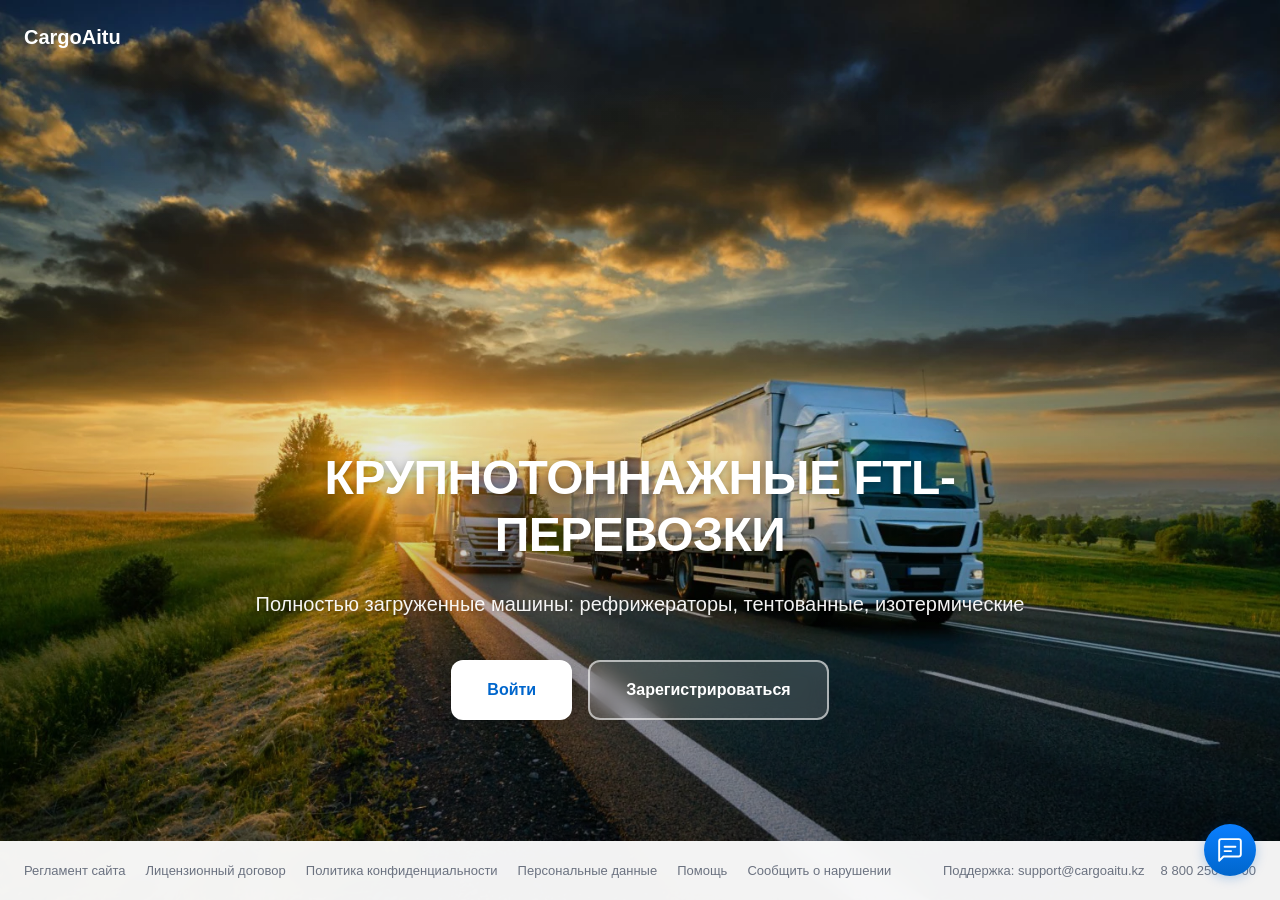
<file: frontend/index.html>
<!DOCTYPE html>
<html lang="ru">
<head>
  <meta charset="UTF-8" />
  <meta name="viewport" content="width=device-width, initial-scale=1.0">
  <title>Заявки — CargoAitu</title>
  <link rel="icon" href="data:image/svg+xml,%3Csvg xmlns='http://www.w3.org/2000/svg' viewBox='0 0 32 32'%3E%3Crect width='32' height='32' rx='7' fill='%230066cc'/%3E%3Cpath fill='white' d='M7 10h12v4H7V10zm0 6h8v8H7v-8zm10 0h8l2 2v6h-10v-8z'/%3E%3C/svg%3E">
  
  <script>
    (function() {
      const userStr = localStorage.getItem('user');
      const isAuth = localStorage.getItem('isAuthenticated') === 'true';
      const isAuthenticated = userStr && isAuth;
      
      if (isAuthenticated) {
        document.documentElement.classList.add('authenticated');
      } else {
        document.documentElement.classList.remove('authenticated');
      }
    })();
  </script>
  
  
  <style>
    
    p.filters-subtitle {
      font-family: -apple-system, BlinkMacSystemFont, 'Segoe UI', 'Roboto', 'Helvetica Neue', Arial, sans-serif;
      font-size: 14px;
      line-height: 1.5;
      color: #6b7280;
      margin: 4px 0 12px 0;
      font-weight: 400;
    }
    h2.filters-title {
      font-family: -apple-system, BlinkMacSystemFont, 'Segoe UI', 'Roboto', 'Helvetica Neue', Arial, sans-serif;
      font-size: 20px;
      font-weight: 600;
      color: #1a1a1a;
      margin: 0 0 8px 0;
      line-height: 1.4;
    }
    .filters-header {
      display: flex;
      justify-content: space-between;
      align-items: center;
      margin-bottom: 20px;
    }
    .filters-title-section {
      flex: 1;
    }
    
    body {
      font-family: -apple-system, BlinkMacSystemFont, 'Segoe UI', 'Roboto', 'Helvetica Neue', Arial, sans-serif;
      background: #f5f6f8;
      color: #1a1a1a;
      margin: 0;
      padding: 0;
    }
    .main {
      padding: 32px 24px;
      background: #f5f6f8;
      
      width: 100%;
      box-sizing: border-box;
    }
    .content {
      max-width: 1400px;
      margin: 0 auto;
    }
    .filters {
      background: #ffffff;
      border: 1px solid #e5e7eb;
      border-radius: 12px;
      padding: 24px;
      margin-bottom: 24px;
    }
  </style>
  
  <link rel="preload" href="styles.css?v=33" as="style" onload="this.onload=null;this.rel='stylesheet'">
  <noscript>
    <link rel="stylesheet" href="styles.css?v=33">
  </noscript>
  <script>
    !function(e){"use strict";var t=function(t,n,o){var i,r=e.document,a=r.createElement("link");if(n)i=n;else{var l=(r.body||r.getElementsByTagName("head")[0]).childNodes;i=l[l.length-1]}var d=r.styleSheets;a.rel="stylesheet",a.href=t,a.media="only x",function e(t){if(r.body)return t();setTimeout(function(){e(t)})}(function(){i.parentNode.insertBefore(a,n?i:i.nextSibling)});var f=function(e){for(var t=a.href,n=d.length;n--;)if(d[n].href===t)return e();setTimeout(function(){f(e)})};return a.addEventListener&&a.addEventListener("load",function(){this.media=o||"all"}),a.onloadcssdefined=f,f(function(){a.media!==o&&(a.media=o||"all")}),a};"undefined"!=typeof exports?exports.loadCSS=t:e.loadCSS=t}("undefined"!=typeof global?global:this);
    setTimeout(function() {
      var link = document.querySelector('link[rel="preload"][as="style"]');
      if (link && link.rel === 'preload') {
        loadCSS('styles.css?v=33');
      }
    }, 3000);
  </script>
</head>
<body class="page-loading page-requests">

<header class="header">
  <div class="header-inner">
    <div class="logo">CargoAitu</div>
    <nav class="nav" id="mainNav">
      <a href="#" class="nav-item active" data-page="requests">Заявки</a>
      <a href="#" class="nav-item" data-page="organizations">Организации</a>
      <a href="#" class="nav-item" data-page="partners">Партнёры</a>
    </nav>
    <div class="header-actions">
      <div class="search">
        <svg width="16" height="16" viewBox="0 0 16 16" fill="none">
          <path d="M7 12A5 5 0 1 0 7 2a5 5 0 0 0 0 10zM13 13l-3-3" stroke="currentColor" stroke-width="1.5" stroke-linecap="round"/>
        </svg>
        <input type="text" id="requestsSearchInput" placeholder="Найти заявку..." oninput="filterRequestsBySearch()" />
        <button class="search-clear" id="requestsSearchClear" onclick="clearRequestsSearch()" style="display: none;">
          <svg width="16" height="16" viewBox="0 0 16 16" fill="none">
            <path d="M12 4L4 12M4 4l8 8" stroke="currentColor" stroke-width="1.5" stroke-linecap="round"/>
          </svg>
        </button>
      </div>
      <div id="userHeaderInfo" class="user" style="display: none;">
        <div class="user-profile-trigger" id="userProfileTrigger">
          <span class="user-name-main" id="headerUserName">-</span>
          <span class="user-name-full" id="headerUserFullName">-</span>
          <svg class="user-caret" width="12" height="12" viewBox="0 0 12 12" fill="none">
            <path d="M2 4L6 8L10 4" stroke="currentColor" stroke-width="1.5" stroke-linecap="round" stroke-linejoin="round"/>
          </svg>
        </div>
        <div id="userProfileDropdown" class="user-profile-dropdown" style="display: none;">
          <div class="dropdown-header">
            <div class="dropdown-user-name" id="dropdownUserName">-</div>
            <div class="dropdown-user-role" id="dropdownUserRole">-</div>
          </div>
          <div class="dropdown-menu">
            <a href="trucks.html" class="dropdown-item">
              <span>Машины</span>
            </a>
            <a href="drivers.html" class="dropdown-item">
              <span>Водители</span>
            </a>
            <a href="messages.html" class="dropdown-item" id="messagesMenuItem">
              <span>Уведомления</span>
              <span class="dropdown-badge" id="messagesBadge" style="display: none;">0</span>
            </a>
            <a href="#" class="dropdown-item" id="paymentDetailsMenuItem">
              <span>Платёжные реквизиты</span>
            </a>
            <a href="egov-company.html" class="dropdown-item" id="egovCompanyMenuItem" target="_blank" rel="noopener noreferrer">
              <span>Проверить компанию</span>
            </a>
            <div class="dropdown-divider"></div>
            <a href="#" class="dropdown-item dropdown-item-danger" id="logoutMenuItem">
              <span>Выйти</span>
            </a>
          </div>
        </div>
      </div>
      <div id="headerAuthButtons">
        <a href="login.html" class="btn-login">Войти</a>
      </div>
    </div>
  </div>
</header>


<div id="landingPage" class="landing-page" style="display: none;">
  <div class="landing-hero">
    <div class="landing-content">
      <h1 class="landing-title">КРУПНОТОННАЖНЫЕ FTL-ПЕРЕВОЗКИ</h1>
      <p class="landing-subtitle">Полностью загруженные машины: рефрижераторы, тентованные, изотермические</p>
      <div class="landing-actions">
        <a href="login.html" class="btn-landing-primary">Войти</a>
        <a href="login.html" class="btn-landing-secondary">Зарегистрироваться</a>
      </div>
    </div>
    <footer class="landing-footer">
      <div class="landing-footer-content">
        <div class="landing-footer-links">
          <a href="#">Регламент сайта</a>
          <a href="#">Лицензионный договор</a>
          <a href="#">Политика конфиденциальности</a>
          <a href="#">Персональные данные</a>
          <a href="#">Помощь</a>
          <a href="#">Сообщить о нарушении</a>
        </div>
        <div class="landing-footer-contact">
          <span>Поддержка: support@cargoaitu.kz</span>
          <span>8 800 250-02-00</span>
        </div>
      </div>
    </footer>
  </div>
</div>


<main class="main page page-visible" id="mainContent">
  <div class="content">
    
    <div class="filters filters--marketplace">
      <div class="filters-header filters-header--market">
        <div class="filters-title-section">
          <div class="filters-title-row">
            <h2 class="filters-title" id="requestsMarketTitle">Биржа грузов</h2>
            <button type="button" class="market-help-trigger" id="marketHelpTrigger" aria-label="Справка по разделу" title="Биржа — все открытые заявки. «Мои заявки» — вы заказчик. «Я участвую» — вы уже сделали ставку. Фильтры и поиск не меняют данные на сервере, только отбор на экране.">?</button>
          </div>
          <p class="filters-subtitle filters-subtitle--market" id="requestsMarketSubtitle">Грузы и заявки на перевозку</p>
          <p class="market-result-count" id="requestsMarketCount" aria-live="polite"></p>
        </div>
        <div class="filters-header-actions">
          <span id="refreshIndicator" class="refresh-indicator refresh-indicator--market" title="Список обновляется автоматически каждые ~10 секунд, пока открыт раздел">
            <svg width="14" height="14" viewBox="0 0 14 14" fill="none">
              <path d="M7 1.5V4.5M7 9.5V12.5M2.5 7H5.5M8.5 7H11.5M10.5 3.5L9 5M5 9L3.5 10.5M10.5 10.5L9 9M5 5L3.5 3.5" stroke="currentColor" stroke-width="1.2" stroke-linecap="round"/>
            </svg>
          </span>
          <button id="createRequestBtn" class="btn-create btn-create--hero" type="button">
            <span class="btn-icon">+</span>
            Создать заявку
          </button>
        </div>
      </div>

      <div class="market-sticky-stack">
        <div class="market-tabs" role="tablist" aria-label="Режим просмотра заявок">
          <button type="button" class="market-tab market-tab--active" data-list-mode="all" role="tab" aria-selected="true">Все заявки</button>
          <button type="button" class="market-tab" data-list-mode="mine" role="tab" aria-selected="false">Мои заявки</button>
          <button type="button" class="market-tab" data-list-mode="participating" role="tab" aria-selected="false">Я участвую</button>
        </div>

        <div class="market-controls-row">
          <button type="button" class="market-filters-toggle" id="marketFiltersToggle" aria-expanded="false" aria-controls="marketFiltersPanel">
            Фильтры <span class="market-filters-toggle-chevron" aria-hidden="true">▼</span>
          </button>
          <div class="market-quick-chips" role="group" aria-label="Быстрые фильтры">
            <button type="button" class="market-quick-chip" data-quick="today">Сегодня</button>
            <button type="button" class="market-quick-chip" data-quick="price500k">До 500 000 ₸</button>
            <button type="button" class="market-quick-chip" data-quick="route-aa" title="Алматы → Астана">Алматы — Астана</button>
            <button type="button" class="market-quick-chip" data-quick="route-sa" title="Астана → Алматы">Астана — Алматы</button>
            <button type="button" class="market-quick-chip" data-quick="route-as" title="Алматы → Шымкент">Алматы — Шымкент</button>
          </div>
        </div>
      </div>

      <div id="marketFiltersPanel" class="market-filters-panel market-filters-panel--collapsed">
        <div class="market-filters-inner">
          <div class="market-filter-group">
            <div class="market-filter-group-title">Маршрут</div>
            <div class="market-filters-row">
              <label class="market-filter-field">
                <span class="market-filter-label">Откуда</span>
                <input type="text" id="filterFromCity" class="market-filter-input" placeholder="Город отправления" autocomplete="off" />
              </label>
              <label class="market-filter-field">
                <span class="market-filter-label">Куда</span>
                <input type="text" id="filterToCity" class="market-filter-input" placeholder="Город назначения" autocomplete="off" />
              </label>
            </div>
          </div>
          <div class="market-filter-group">
            <div class="market-filter-group-title">Стоимость, ₸</div>
            <div class="market-filters-row market-filters-row--pair">
              <label class="market-filter-field market-filter-field--narrow">
                <span class="market-filter-label">От</span>
                <input type="number" id="filterPriceMin" class="market-filter-input" placeholder="0" min="0" step="1000" />
              </label>
              <label class="market-filter-field market-filter-field--narrow">
                <span class="market-filter-label">До</span>
                <input type="number" id="filterPriceMax" class="market-filter-input" placeholder="Без лимита" min="0" step="1000" />
              </label>
            </div>
          </div>
          <div class="market-filter-group">
            <div class="market-filter-group-title">Дата погрузки</div>
            <div class="market-filters-row market-filters-row--pair">
              <label class="market-filter-field">
                <span class="market-filter-label">С</span>
                <input type="date" id="filterDateFrom" class="market-filter-input" />
              </label>
              <label class="market-filter-field">
                <span class="market-filter-label">По</span>
                <input type="date" id="filterDateTo" class="market-filter-input" />
              </label>
            </div>
          </div>
          <div class="market-filter-actions">
            <button type="button" class="market-filter-reset" id="filterResetBtn">Сбросить фильтры</button>
          </div>
        </div>
      </div>

      <div class="filter-tags filter-tags--market">
        <button type="button" class="tag" onclick="filterByStatus('active', this)">Активные</button>
        <button type="button" class="tag" onclick="filterByStatus('in_progress', this)">В работе</button>
        <button type="button" class="tag" onclick="filterByStatus('completed', this)">Выполненные</button>
        <button type="button" class="tag active" onclick="filterByStatus(null, this)">Все статусы</button>
      </div>
    </div>

    <div class="requests-grid-wrap">
      <div id="tableSkeleton" class="requests-grid-skeleton">
        <div class="request-card-skeleton"></div>
        <div class="request-card-skeleton"></div>
        <div class="request-card-skeleton"></div>
      </div>
      <div id="requestsTableBody" class="requests-grid table-body table-body--loading"></div>
    </div>
  </div>
</main>


<main id="organizationsSection" class="main page page-hidden">
  <div class="content">
    <div class="filters">
      <div class="filters-header filters-header--orgs">
        <div class="filters-title-section">
          <p class="org-page-kicker">Контрагенты</p>
          <h2 class="filters-title">Организации</h2>
          <p class="filters-subtitle">Проверьте компанию в реестре и оформите партнёрство для совместных сделок</p>
        </div>
      </div>
    </div>

    <div class="organizations-container" id="organizationsContainer">
      
      <div id="organizationsSkeleton" class="organizations-skeleton">
        <div class="organization-card skeleton">
          <div class="organization-header">
            <div class="organization-info">
              <div class="skeleton-text skeleton-title"></div>
              <div class="skeleton-text skeleton-subtitle"></div>
            </div>
            <div class="skeleton-badge"></div>
          </div>
          <div class="organization-details">
            <div class="skeleton-text"></div>
            <div class="skeleton-text"></div>
          </div>
          <div class="organization-actions">
            <div class="skeleton-button"></div>
          </div>
        </div>
        <div class="organization-card skeleton">
          <div class="organization-header">
            <div class="organization-info">
              <div class="skeleton-text skeleton-title"></div>
              <div class="skeleton-text skeleton-subtitle"></div>
            </div>
            <div class="skeleton-badge"></div>
          </div>
          <div class="organization-details">
            <div class="skeleton-text"></div>
            <div class="skeleton-text"></div>
          </div>
          <div class="organization-actions">
            <div class="skeleton-button"></div>
          </div>
        </div>
        <div class="organization-card skeleton">
          <div class="organization-header">
            <div class="organization-info">
              <div class="skeleton-text skeleton-title"></div>
              <div class="skeleton-text skeleton-subtitle"></div>
            </div>
            <div class="skeleton-badge"></div>
          </div>
          <div class="organization-details">
            <div class="skeleton-text"></div>
            <div class="skeleton-text"></div>
          </div>
          <div class="organization-actions">
            <div class="skeleton-button"></div>
          </div>
        </div>
      </div>
      
      <div id="organizationsContent" class="organizations-content hidden"></div>
    </div>
  </div>
</main>


<main id="partnersSection" class="main page page-hidden">
  <div class="content">
    <div class="filters">
      <div class="filters-header filters-header--orgs">
        <div class="filters-title-section">
          <p class="org-page-kicker">Связи</p>
          <h2 class="filters-title">Партнёры</h2>
          <p class="filters-subtitle">Активные договоры и запросы на подписание — без лишних уведомлений, в одном списке</p>
        </div>
      </div>
    </div>

    <div class="organizations-container" id="partnersContainer">
      <div id="partnersSkeleton" class="organizations-skeleton">
        <div class="organization-card skeleton">
          <div class="organization-header">
            <div class="organization-info">
              <div class="skeleton-text skeleton-title"></div>
              <div class="skeleton-text skeleton-subtitle"></div>
            </div>
            <div class="skeleton-badge"></div>
          </div>
          <div class="organization-details">
            <div class="skeleton-text"></div>
            <div class="skeleton-text"></div>
          </div>
          <div class="organization-actions">
            <div class="skeleton-button"></div>
          </div>
        </div>
      </div>
      <div id="partnersContent" class="organizations-content hidden"></div>
    </div>
  </div>
</main>


<div id="partnershipAgreementModal" class="modal" style="display: none;" role="dialog" aria-modal="true" aria-labelledby="partnershipAgreementTitle">
  <div class="modal-content modal-large" style="max-width: 760px;">
    <div class="modal-header">
      <h2 id="partnershipAgreementTitle">Договор партнёрства</h2>
      <button type="button" class="modal-close" id="partnershipAgreementCloseBtn" aria-label="Закрыть">&times;</button>
    </div>
    <div class="modal-body" style="padding: 0;">
      <iframe id="partnershipAgreementIframe" title="Текст договора партнёрства" style="width: 100%; min-height: 440px; border: 0; background: #fff;"></iframe>
    </div>
    <div id="partnershipAgreementSignFooter" class="modal-actions" style="display: none; flex-direction: column; align-items: stretch; gap: 12px; border-top: 1px solid #e5e7eb; padding-top: 16px;">
      <label style="display: flex; align-items: flex-start; gap: 10px; cursor: pointer; font-size: 14px; line-height: 1.4; color: #374151;">
        <input type="checkbox" id="partnershipAgreementAck" style="margin-top: 3px;" />
        <span>Я ознакомился(ась) с текстом договора и подписываю его своей электронной цифровой подписью (ЭЦП).</span>
      </label>
      <button type="button" class="btn-login" id="partnershipAgreementSignBtn" disabled>Подписать ЭЦП</button>
    </div>
  </div>
</div>


<div id="partnershipConfirmModal" class="modal" style="display: none;" role="dialog" aria-modal="true" aria-labelledby="partnershipConfirmTitle">
  <div class="modal-content" style="max-width: 440px;">
    <div class="modal-header">
      <h2 id="partnershipConfirmTitle">Партнёрство</h2>
      <button type="button" class="modal-close" id="partnershipConfirmCloseBtn" aria-label="Закрыть">&times;</button>
    </div>
    <div class="modal-body" style="padding: 16px 20px;">
      <p id="partnershipConfirmMessage" style="margin: 0; font-size: 15px; line-height: 1.5; color: var(--text-primary, #1f2937);">
        Отправить запрос на заключение партнёрства с этой компанией?
      </p>
    </div>
    <div class="modal-actions">
      <button type="button" class="btn-secondary" id="partnershipConfirmCancelBtn">Отмена</button>
      <button type="button" class="btn-login" id="partnershipConfirmOkBtn">Отправить</button>
    </div>
  </div>
</div>


<div id="orgEgovRegistryModal" class="modal" style="display: none;" role="dialog" aria-modal="true" aria-labelledby="orgEgovRegistryTitle">
  <div class="modal-content modal-large" style="max-width: 720px;">
    <div class="modal-header">
      <h2 id="orgEgovRegistryTitle">Данные из реестра</h2>
      <button type="button" class="modal-close" id="orgEgovRegistryCloseBtn" aria-label="Закрыть">&times;</button>
    </div>
    <div class="modal-body" style="padding: 16px 20px;">
      <p style="margin: 0 0 12px; font-size: 13px; color: var(--text-muted, #6b7280);">
        Сведения с портала <a href="https://data.egov.kz" target="_blank" rel="noopener noreferrer" style="color: var(--accent);">data.egov.kz</a> по БИН контрагента.
      </p>
      <div id="orgEgovRegistryLoading" style="display: none; text-align: center; padding: 24px; color: var(--text-muted);">Загрузка…</div>
      <div id="orgEgovRegistryInfo" style="display: none; margin-top: 8px; padding: 14px; background: #eff6ff; border: 1px solid #bfdbfe; border-radius: 8px; color: #1e3a8a; font-size: 14px; line-height: 1.5;">
        <span id="orgEgovRegistryInfoText"></span>
      </div>
      <div id="orgEgovRegistryError" style="display: none; margin-top: 8px; padding: 12px; background: #fef2f2; border-radius: 8px; color: #b91c1c; font-size: 14px;">
        <strong>Ошибка:</strong> <span id="orgEgovRegistryErrorText"></span>
      </div>
      <div id="orgEgovRegistryData" style="display: none;">
        <div class="payment-details-grid" id="orgEgovRegistryGrid"></div>
      </div>
    </div>
    <div class="modal-actions">
      <button type="button" class="btn-secondary" id="orgEgovRegistryOkBtn">Закрыть</button>
    </div>
  </div>
</div>

<section id="userSection" class="profile-section" style="display: none;">
      <div class="profile">
        <div class="profile-top">
          <div class="profile-avatar"></div>
          <div>
            <div class="profile-name" id="userFullName">-</div>
            <div class="profile-iin">ИИН: <span id="userIIN">-</span></div>
          </div>
        </div>
        <div class="profile-grid">
          <div class="profile-item">
            <div class="profile-label">Email</div>
            <div class="profile-value" id="userEmail">-</div>
          </div>
          <div class="profile-item">
            <div class="profile-label">Организация</div>
            <div class="profile-value" id="userCompany">-</div>
          </div>
          <div class="profile-item">
            <div class="profile-label">Серийный номер</div>
            <div class="profile-value" id="userCertSerial">-</div>
          </div>
          <div class="profile-item">
            <div class="profile-label">Издатель</div>
            <div class="profile-value" id="userCertIssuer">-</div>
          </div>
          <div class="profile-item">
            <div class="profile-label">Действителен до</div>
            <div class="profile-value" id="userCertValidTo">-</div>
          </div>
          <div class="profile-item">
            <div class="profile-label">Последний вход</div>
            <div class="profile-value" id="userLastLogin">-</div>
          </div>
        </div>
        
        
        <div class="payment-details-section" id="paymentDetailsSection" style="display: none;">
          <div class="payment-details-card">
            <div class="section-header">
              <h3>Платёжные реквизиты</h3>
              <button id="editPaymentDetailsBtn" class="btn-edit">Редактировать</button>
            </div>
            <div class="payment-details-grid" id="paymentDetailsGrid">
              <div class="payment-field">
                <label>Получатель<span class="required">*</span></label>
                <div class="value" id="paymentRecipient">—</div>
              </div>
              <div class="payment-field">
                <label>ИНН / БИН<span class="required">*</span></label>
                <div class="value" id="paymentIIN">—</div>
              </div>
              <div class="payment-field">
                <label>Банк получателя<span class="required">*</span></label>
                <div class="value empty" id="paymentBankName">Не указан</div>
              </div>
              <div class="payment-field">
                <label>БИК<span class="required">*</span></label>
                <div class="value empty" id="paymentBIK">Не указан</div>
              </div>
              <div class="payment-field">
                <label>Расчётный счёт (IBAN / Р/С)<span class="required">*</span></label>
                <div class="value empty" id="paymentAccount">Не указан</div>
              </div>
              <div class="payment-field">
                <label>Корр. счёт</label>
                <div class="value empty" id="paymentCorrAccount">—</div>
              </div>
              <div class="payment-field">
                <label>КПП (если РФ)</label>
                <div class="value empty" id="paymentKPP">—</div>
              </div>
              <div class="payment-field">
                <label>Валюта</label>
                <div class="value" id="paymentCurrencyDisplay">KZT</div>
              </div>
            </div>
            <div class="payment-details-hint">
              Эти реквизиты используются для автоматического формирования счётов на оплату.
            </div>
          </div>
        </div>
        
        
        <div class="payment-details-section" id="egovCompanySection" style="display: none;">
          <div class="payment-details-card">
            <div class="section-header">
              <h3>Данные компании из реестра</h3>
              <button id="loadEgovDataBtn" class="btn-edit">Проверить компанию</button>
            </div>
            <div style="margin-top: 16px; padding: 12px; background: var(--surface-muted); border-radius: 8px; color: var(--text-muted); font-size: 14px;">
              Укажите БИН в платёжных реквизитах и нажмите "Проверить компанию" для получения официальных данных из реестра юридических лиц.
            </div>
            <div id="egovCompanyData" style="display: none;">
              <div class="payment-details-grid" id="egovCompanyGrid">
                
              </div>
              <div class="payment-details-hint" style="margin-top: 14px;">
                <small>Данные получены с портала <a href="https://data.egov.kz" target="_blank" style="color: var(--accent);">data.egov.kz</a></small>
              </div>
            </div>
            <div id="egovCompanyError" style="display: none; margin-top: 16px;">
              <div class="error-message" style="padding: 12px; border-radius: 8px; background: #fee; border: 1px solid #fcc; color: #c33;">
                <strong>Ошибка:</strong> <span id="egovErrorText"></span>
              </div>
            </div>
            <div id="egovCompanyLoading" style="display: none; text-align: center; padding: 20px; color: var(--text-muted);">
              ⏳ Загрузка данных...
            </div>
          </div>
        </div>
        
        <button id="logoutBtn" class="btn-logout">Выйти</button>
      </div>
    </section>

  </div>
</main>


<div id="createRequestModal" class="modal" style="display: none;">
  <div class="modal-content">
    <div class="modal-header">
      <h2>Создать заявку на перевозку</h2>
      <button class="modal-close" onclick="closeCreateModal()">&times;</button>
    </div>
    <form id="createRequestForm" onsubmit="createRequest(event)">
      <div class="form-section">
        <div class="form-section-title">Основная информация</div>
        <div class="form-grid">
          <div class="form-field full-width">
            <label>Название заявки <span class="required">*</span></label>
            <input type="text" id="requestTitle" placeholder="Например: Доставка товаров из Астаны в Алматы" required />
          </div>
          <div class="form-field">
            <label>Тип кузова</label>
            <select id="requestBodyType">
              <option value="">Загрузка…</option>
            </select>
          </div>
          <div class="form-field">
            <label>Тип груза</label>
            <input type="text" id="requestCargoType" placeholder="Например: Одежда, продукты" />
          </div>
        </div>
      </div>

      <div class="form-section">
        <div class="form-section-title">Маршрут</div>
        <div class="form-grid">
          <div class="form-field">
            <label>Город отправления <span class="required">*</span></label>
            <input type="text" id="requestFromCity" placeholder="Например: Астана" required />
          </div>
          <div class="form-field">
            <label>Город назначения <span class="required">*</span></label>
            <input type="text" id="requestToCity" placeholder="Например: Алматы" required />
          </div>
          <div class="form-field">
            <label>Адрес отправления</label>
            <input type="text" id="requestFromAddress" placeholder="Улица, дом" />
          </div>
          <div class="form-field">
            <label>Адрес назначения</label>
            <input type="text" id="requestToAddress" placeholder="Улица, дом" />
          </div>
        </div>
        
        <div class="form-field full-width" style="margin-top: 20px;">
          <label>Маршрут на карте</label>
          <div id="createRequestMap" style="position: relative; width: 100%; height: 400px; border-radius: 8px; border: 1px solid #e5e7eb; background: #f3f4f6; cursor: pointer;">
            <div id="createRequestMapPlaceholder" style="position: absolute; inset: 0; display: flex; align-items: center; justify-content: center; text-align: center; padding: 16px; color: #6b7280; font-size: 14px; z-index: 1; pointer-events: none;">Начните вводить маршрут выше или нажмите сюда — карта загрузится по запросу</div>
          </div>
        </div>
      </div>

      <div class="form-section">
        <div class="form-section-title">Сроки</div>
        <div class="form-grid">
          <div class="form-field">
            <label>Дата погрузки <span class="required">*</span></label>
            <input type="datetime-local" id="requestLoadingDate" required />
          </div>
          <div class="form-field">
            <label>Желаемая дата доставки</label>
            <input type="datetime-local" id="requestDeliveryDate" />
          </div>
        </div>
      </div>

      <div class="form-section">
        <div class="form-section-title">Аукцион</div>
        <div class="form-grid">
          <div class="form-field">
            <label>Тип аукциона</label>
            <div style="padding: 10px 12px; background: #f9fafb; border: 1px solid #e5e7eb; border-radius: 8px; font-size: 14px; color: #374151;">
              Открытый — все участники видят ставки
            </div>
            <input type="hidden" id="requestAuctionType" value="OPEN" />
          </div>
          <div class="form-field">
            <label>Начало приема ставок</label>
            <input type="datetime-local" id="requestBiddingStartedAt" />
            <small style="color: #6b7280; font-size: 12px;">Если не указано, начнется сразу</small>
          </div>
          <div class="form-field">
            <label>Окончание приема ставок</label>
            <input type="datetime-local" id="requestBiddingEndsAt" />
            <small style="color: #6b7280; font-size: 12px;">Если не указать: 24 ч (экспресс — 2 ч)</small>
          </div>
        </div>
      </div>

      <div class="form-section">
        <div class="form-grid">
          <div class="form-field">
            <label>Вес (кг)</label>
            <input type="number" id="requestWeight" step="0.01" placeholder="0.00" />
          </div>
          <div class="form-field">
            <label>Объем (м³)</label>
            <input type="number" id="requestVolume" step="0.01" placeholder="0.00" />
          </div>
          <div class="form-field">
            <label>Максимальная цена (₸)</label>
            <input type="number" id="requestMaxPrice" step="0.01" placeholder="0.00" />
            <small style="color: #6b7280; font-size: 12px;">Потолок для ставок перевозчиков</small>
          </div>
          <div class="form-field">
            <label>
              <input type="checkbox" id="requestIsExpress" />
              Экспресс: окно приёма ставок 2 ч; автовыбор — среди 5 самых ранних ставок по цене и рейтингу
            </label>
          </div>
        </div>
      </div>

      <div class="form-section">
        <div class="form-section-title">Дополнительная информация</div>
        <div class="form-grid">
          <div class="form-field full-width">
            <label>Описание груза</label>
            <textarea id="requestDescription" rows="3" placeholder="Подробное описание груза, требования к перевозке..."></textarea>
          </div>
          <div class="form-field full-width">
            <label>Дополнительные условия</label>
            <textarea id="requestConditions" rows="2" placeholder="Особые требования, условия оплаты..."></textarea>
          </div>
        </div>
      </div>

      <div class="modal-actions">
        <button type="button" class="btn-secondary" onclick="closeCreateModal()">Отмена</button>
        <button type="submit" class="btn-login">Создать заявку</button>
      </div>
    </form>
  </div>
</div>


<div id="requestDetailModal" class="modal" style="display: none;">
  <div class="modal-content modal-large rd-detail-modal">
    <div class="modal-header rd-detail-header">
      <div class="modal-header-content rd-detail-header__inner">
        <div class="rd-detail-header__main">
          <div class="rd-detail-header__row-top">
            <h2 id="detailRequestNumber" class="rd-detail-header__id">№-</h2>
            <div class="request-status-badge" id="detailRequestStatus">-</div>
          </div>
          <div class="rd-detail-header__route" id="detailRequestRoute">-</div>
          <div class="rd-detail-header__dates" id="detailRequestDates">-</div>
          <div class="rd-detail-header__price" id="detailRequestPrice">-</div>
        </div>
      </div>
      <button type="button" class="modal-close" onclick="closeRequestDetailModal()">&times;</button>
    </div>

    <div id="carrierAwaitingBanner" class="carrier-await-banner" style="display: none;" role="region" aria-label="Подтверждение заказа">
      <p class="carrier-await-banner__text">Заказчик выбрал вас исполнителем. Подтвердите заказ или откажитесь — до ответа заявка остаётся в ожидании.</p>
      <div class="carrier-await-banner__actions">
        <button type="button" class="btn-login" onclick="carrierAcceptRequest()">Подтвердить заказ</button>
        <button type="button" class="btn-secondary" onclick="carrierDeclineRequest()">Отказаться</button>
      </div>
    </div>
    
    <div class="modal-tabs">
      <button class="tab-btn active" data-tab="info" onclick="switchTab('info')">Информация</button>
      <button class="tab-btn" data-tab="bids" onclick="switchTab('bids')" id="tabBids">Ставки</button>
      <button class="tab-btn" data-tab="carrier" onclick="switchTab('carrier')" id="tabCarrier" style="display: none;">Перевозчик</button>
      <button class="tab-btn" data-tab="conditions" onclick="switchTab('conditions')">Условия</button>
      <button class="tab-btn" data-tab="contract" onclick="switchTab('contract')" id="tabContract" style="display: none;">Контракт</button>
      <button class="tab-btn" data-tab="closing" onclick="switchTab('closing')" id="tabClosing" style="display: none;">Закрытие</button>
      <button class="tab-btn" data-tab="history" onclick="switchTab('history')" id="tabHistory">Изменения</button>
    </div>
    
    <div class="modal-body rd-detail-body">
      
      <div id="detailSkeleton" class="detail-skeleton hidden">
        <div class="detail-skeleton-header">
          <div class="detail-skeleton-row">
            <div class="detail-skeleton-cell detail-skeleton-id"></div>
            <div class="detail-skeleton-cell detail-skeleton-status"></div>
            <div class="detail-skeleton-cell detail-skeleton-route">
              <div class="detail-skeleton-route-cities"></div>
              <div class="detail-skeleton-route-distance"></div>
            </div>
            <div class="detail-skeleton-cell detail-skeleton-date"></div>
            <div class="detail-skeleton-cell detail-skeleton-price"></div>
            <div class="detail-skeleton-cell detail-skeleton-action"></div>
            <div class="detail-skeleton-cell detail-skeleton-empty"></div>
          </div>
        </div>
      </div>
      
      
      <div class="tab-content active" id="tab-info">
        <div class="detail-section">
          <h3>Основная информация</h3>
          <div class="detail-grid">
            <div class="detail-item">
              <label>Название</label>
              <div id="detailTitle">-</div>
            </div>
            <div class="detail-item">
              <label>Заказчик</label>
              <div id="detailCustomer">-</div>
            </div>
            <div class="detail-item">
              <label>Тип кузова</label>
              <div id="detailBodyType">-</div>
            </div>
            <div class="detail-item">
              <label>Тип груза</label>
              <div id="detailCargoType">-</div>
            </div>
            <div class="detail-item">
              <label>Вес</label>
              <div id="detailWeight">-</div>
            </div>
            <div class="detail-item">
              <label>Объем</label>
              <div id="detailVolume">-</div>
            </div>
          </div>
        </div>
        
        <div class="detail-section">
          <h3>Маршрут</h3>
          <div class="detail-grid">
            <div class="detail-item">
              <label>Откуда</label>
              <div id="detailFrom">-</div>
            </div>
            <div class="detail-item">
              <label>Куда</label>
              <div id="detailTo">-</div>
            </div>
            <div class="detail-item full-width">
              <label>Адрес отправления</label>
              <div id="detailFromAddress">-</div>
            </div>
            <div class="detail-item full-width">
              <label>Адрес назначения</label>
              <div id="detailToAddress">-</div>
            </div>
            <div class="detail-item">
              <label>Расстояние</label>
              <div id="detailDistance">-</div>
            </div>
          </div>
          <div class="rd-map-card">
            <div class="rd-map-card__head">
              <div class="rd-map-card__route" id="detailRouteMapTitle">—</div>
              <div class="rd-map-card__meta" id="detailRouteMapMeta">—</div>
            </div>
            <div id="detailRequestMap" class="rd-map-card__canvas" role="application" aria-label="Карта маршрута"></div>
          </div>
        </div>
        
        <div class="detail-section" id="auctionInfo" style="display: none;">
          <h3>О торгах</h3>
          <div class="detail-grid">
            <div class="detail-item">
              <label>Формат торгов</label>
              <div>Аукцион</div>
            </div>
            <div class="detail-item">
              <label>Максимальная цена (потолок)</label>
              <div id="detailMaxPrice">-</div>
            </div>
            <div class="detail-item">
              <label>Создана</label>
              <div id="detailCreatedAt">-</div>
            </div>
          </div>
        </div>
      </div>
      
      
      <div class="tab-content" id="tab-bids">
        <div class="bids-header">
          <h3>Ставки: <span id="bidsCount">0</span></h3>
          <button class="btn-update" onclick="loadBidsForDetail()" title="Обновить список ставок">Обновить</button>
        </div>
        <div id="bidsList" class="bids-list">
          <div class="empty">
            <div class="empty-icon"></div>
            <div class="empty-title">Нет ставок</div>
            <div class="empty-text">Пока никто не подал предложение на эту заявку</div>
          </div>
        </div>
      </div>
      
      
      <div class="tab-content" id="tab-carrier">
        
        <button type="button" id="btnAssignDriver" onclick="openAssignDriverModal()" style="position:absolute;width:1px;height:1px;padding:0;margin:-1px;overflow:hidden;clip:rect(0,0,0,0);border:0;" tabindex="-1" aria-hidden="true">Назначить водителя</button>
        <button type="button" id="btnAssignVehicle" onclick="openAssignVehicleModal()" style="position:absolute;width:1px;height:1px;padding:0;margin:-1px;overflow:hidden;clip:rect(0,0,0,0);border:0;" tabindex="-1" aria-hidden="true">Назначить машину</button>
        <button type="button" id="btnCreateContract" onclick="createContract()" style="position:absolute;width:1px;height:1px;padding:0;margin:-1px;overflow:hidden;clip:rect(0,0,0,0);border:0;" tabindex="-1" aria-hidden="true">Создать договор-заявку</button>

        <div id="carrierSetupPanel" class="carrier-setup-panel" style="display: none;">
          <div class="carrier-setup-card">
            <h3 class="carrier-setup-title">Настройка перевозки</h3>
            <p class="carrier-setup-phase" id="carrierSetupPhaseLine"></p>
            <div class="carrier-setup-steps" id="carrierSetupSteps" aria-label="Этапы настройки"></div>
            <div class="carrier-setup-alert" id="carrierSetupAlert" role="status"></div>
            <div class="carrier-setup-cta-row" id="carrierSetupMainCta"></div>
            <div class="carrier-setup-subactions" id="carrierSetupSubactions"></div>
            <div class="carrier-setup-summary" id="carrierSetupSummary" hidden></div>
            <div class="carrier-setup-contract" id="carrierSetupContract"></div>
          </div>
        </div>

        <div class="detail-section carrier-company-block">
          <h3>Перевозчик</h3>
          <div class="detail-grid">
            <div class="detail-item">
              <label>Название</label>
              <div id="detailCarrierName">-</div>
            </div>
            <div class="detail-item">
              <label>ИНН</label>
              <div id="detailCarrierINN">-</div>
            </div>
            <div class="detail-item">
              <label>Телефон</label>
              <div id="detailCarrierPhone">-</div>
            </div>
          </div>
        </div>
      </div>
      
      
      <div class="tab-content" id="tab-history">
        <div class="detail-section">
          <h3>История изменений</h3>
          <div id="requestHistory" class="history-list">
            <div class="empty">
              <div class="empty-icon"></div>
              <div class="empty-title">Загрузка истории...</div>
            </div>
          </div>
        </div>
      </div>
      
      
      <div class="tab-content" id="tab-conditions">
        <div class="detail-section">
          <h3>Условия перевозки</h3>
          <div class="conditions-content" id="detailConditions">-</div>
        </div>
        
        <div class="detail-section">
          <h3>Описание груза</h3>
          <div class="conditions-content" id="detailDescription">-</div>
        </div>
      </div>
      
      
      <div class="tab-content" id="tab-contract">
        <div id="contractContent">
          <div class="empty">
            <div class="empty-icon"></div>
            <div class="empty-title">Загрузка контракта...</div>
          </div>
        </div>
      </div>
      
      
      <div class="tab-content" id="tab-closing">
        <div id="closingContent">
          <div class="empty">
            <div class="empty-icon"></div>
            <div class="empty-title">Загрузка...</div>
          </div>
        </div>
      </div>
    </div>
  </div>
</div>


<div id="bidModal" class="modal bid-modal" style="display: none;">
  <div class="modal-content bid-modal__content">
    <div class="modal-header bid-modal__header">
      <div class="bid-modal__header-text">
        <h2 id="bidModalTitle">Сделать ставку</h2>
        <p class="bid-modal__subtitle">Укажите цену и условия — заказчик увидит ваш отклик на бирже</p>
      </div>
      <button type="button" class="modal-close bid-modal__close" onclick="closeBidModal()" aria-label="Закрыть">&times;</button>
    </div>
    <form id="bidForm" onsubmit="submitBid(event)">
      <input type="hidden" id="bidRequestId" />
      <input type="hidden" id="bidId" />
      <input type="hidden" id="bidContextDistanceKm" value="" />

      <div class="modal-body bid-modal__body">
        <div id="bidModalContextCard" class="bid-modal__context">
          <div class="bid-modal__context-route" id="bidContextRoute">—</div>
          <div class="bid-modal__context-meta">
            <span class="bid-modal__context-item" id="bidContextDistance">—</span>
            <span class="bid-modal__dot" aria-hidden="true">·</span>
            <span class="bid-modal__context-item" id="bidContextLoadingDate">—</span>
            <span class="bid-modal__dot" aria-hidden="true">·</span>
            <span class="bid-modal__context-item" id="bidContextBudget">—</span>
          </div>
        </div>

        <div id="bidModalMarketStrip" class="bid-modal__market bid-modal__market--panel">
          <div class="bid-modal__market-inner">
            <div class="bid-modal__market-cell">
              <span class="bid-modal__market-label">Предложений на бирже</span>
              <strong id="bidMarketCountText" class="bid-modal__market-value">—</strong>
            </div>
            <div class="bid-modal__market-divider" aria-hidden="true"></div>
            <div class="bid-modal__market-cell bid-modal__market-cell--best">
              <span class="bid-modal__market-label">Лучшая цена</span>
              <strong id="bidMarketBestPrice" class="bid-modal__market-value bid-modal__market-best">—</strong>
            </div>
          </div>
        </div>

        <div class="bid-modal__layout">
          <section class="bid-modal__price-hero" aria-labelledby="bidPriceLabel">
            <label id="bidPriceLabel" class="bid-modal__price-label" for="bidPrice">Ваша цена</label>
            <div class="bid-modal__price-input-wrap">
              <input type="text" id="bidPrice" class="bid-modal__price-input" inputmode="numeric" autocomplete="off" placeholder="0" required />
              <span class="bid-modal__currency" aria-hidden="true">₸</span>
            </div>
            <p id="bidPriceRecHint" class="bid-modal__hint bid-modal__hint--rec" hidden></p>
            <p class="bid-modal__hint bid-modal__hint--muted bid-modal__hint--grid">Сумма кратна 10 000 ₸</p>
            <p id="bidPricePerKmLine" class="bid-modal__perkm bid-modal__perkm--sub"><span class="bid-modal__perkm-label">≈</span> <span id="bidPricePerKmDisplay">—</span> <span class="bid-modal__perkm-unit">₸/км</span> <span class="bid-modal__perkm-note">по расстоянию заявки</span></p>
            <p id="bidModalPositionHint" class="bid-modal__position" role="status" hidden></p>
          </section>

          <div class="bid-modal__field-rows">
            <div class="bid-modal__row-2">
              <div class="form-field">
                <label for="bidDeliveryTime">Срок доставки</label>
                <select id="bidDeliveryTime">
                  <option value="">Выберите</option>
                  <option value="1 день">1 день</option>
                  <option value="2 дня">2 дня</option>
                  <option value="3 дня">3 дня</option>
                  <option value="__other__">Другое</option>
                </select>
                <div id="bidDeliveryTimeOtherWrap" class="bid-modal__other-wrap" hidden>
                  <input type="text" id="bidDeliveryTimeOther" class="bid-modal__input" placeholder="Укажите срок" autocomplete="off" />
                </div>
              </div>
              <div class="form-field">
                <label for="bidVehicleCapacity">Грузоподъёмность (т)</label>
                <input type="number" id="bidVehicleCapacity" step="0.1" min="0" placeholder="Напр. 20" autocomplete="off" />
              </div>
            </div>
            <div class="bid-modal__row-2">
              <div class="form-field">
                <label for="bidVehicleBodyType">Тип кузова</label>
                <select id="bidVehicleBodyType">
                  <option value="">Выберите</option>
                  <option value="Тент">Тент</option>
                  <option value="Рефрижератор">Рефрижератор</option>
                  <option value="Изотерм">Изотерм</option>
                  <option value="Бортовой">Бортовой</option>
                  <option value="Площадка">Площадка</option>
                  <option value="Контейнеровоз">Контейнеровоз</option>
                  <option value="Цистерна">Цистерна</option>
                  <option value="Низкорамник">Низкорамник</option>
                  <option value="Автофургон">Автофургон</option>
                </select>
              </div>
              <div class="form-field">
                <label for="bidVehicleBrand">Марка / модель <span class="bid-modal__optional">необязательно</span></label>
                <input type="text" id="bidVehicleBrand" placeholder="Например: Volvo FH" autocomplete="off" />
              </div>
            </div>
          </div>

          <div class="form-field bid-modal__conditions">
            <label for="bidConditions">Условия и комментарий</label>
            <textarea id="bidConditions" rows="2" class="bid-modal__textarea-secondary" placeholder="Например: оплата по факту выгрузки; готовы к погрузке вечером; нужны сканы документов."></textarea>
          </div>
        </div>
      </div>
      <div class="modal-actions bid-modal__footer">
        <button type="button" class="btn-secondary" onclick="closeBidModal()">Отмена</button>
        <div class="bid-modal__submit-block">
          <button type="submit" class="btn-login bid-modal__submit" id="bidSubmitBtn">Сделать ставку</button>
          <p class="bid-modal__reassure">Вы сможете изменить ставку позже</p>
        </div>
      </div>
    </form>
  </div>
</div>


<div id="selectWinnerModal" class="modal" style="display: none;">
  <div class="modal-content modal-winner-pick">
    <div class="modal-header modal-winner-pick__header">
      <div class="modal-winner-pick__header-text">
        <button type="button" id="winnerModalBackBtn" class="btn-winner-modal-back" onclick="backFromCarrierInWinnerModal()" style="display: none;" aria-label="Назад к списку предложений">← Назад к списку</button>
        <h2 id="selectWinnerModalTitle" class="modal-winner-pick__title">Выберите перевозчика</h2>
        <p id="selectWinnerModalSubtitle" class="modal-winner-pick__subtitle">Сравните цены и условия, при необходимости откройте карточку. Затем подтвердите выбор одной кнопкой.</p>
      </div>
      <button type="button" class="modal-close" onclick="closeSelectWinnerModal()" aria-label="Закрыть">&times;</button>
    </div>
    <div class="modal-body modal-winner-pick__body">
      <div id="winnerBidsPanel" class="winner-modal-bids-panel">
        <div class="bids-selection-list" id="bidsSelectionList">
          
        </div>
      </div>
      <div id="carrierWinnerDetailPanel" class="winner-modal-carrier-panel" style="display: none;">
        <div id="carrierWinnerDetailContent" class="winner-modal-carrier-panel__inner"></div>
      </div>
    </div>
    <div id="winnerPickerFooter" class="modal-actions modal-winner-pick__footer">
      <button type="button" class="btn-winner-ghost" onclick="closeSelectWinnerModal()">Отмена</button>
      <div class="modal-winner-pick__footer-actions">
        <button type="button" class="btn-winner-auto-secondary" onclick="autoSelectWinner()">Автовыбор</button>
        <button type="button" id="btnConfirmWinner" class="btn-winner-confirm" disabled onclick="confirmWinnerPickerSelection()">Выбрать исполнителя</button>
      </div>
    </div>
  </div>
</div>


<div id="carrierInfoModal" class="modal carrier-profile-modal-wrap" style="display: none;">
  <div class="modal-content carrier-profile-modal">
    <div class="modal-header carrier-profile-modal__header">
      <h2 class="carrier-profile-modal__title">Перевозчик</h2>
      <button type="button" class="modal-close" onclick="closeCarrierInfoModal()" aria-label="Закрыть">&times;</button>
    </div>
    <div class="modal-body carrier-profile-modal__body">
      <div id="carrierInfoContent" class="carrier-profile-modal__scroll">
        <div class="empty">
          <div class="empty-icon"></div>
          <div class="empty-title">Загрузка информации...</div>
        </div>
      </div>
    </div>
  </div>
</div>


<div id="assignDriverModal" class="modal" style="display: none;">
  <div class="modal-content">
    <div class="modal-header">
      <h2>Назначить водителя</h2>
      <button class="modal-close" onclick="closeAssignDriverModal()">&times;</button>
    </div>
    <div class="modal-body">
      <div id="driversList" class="drivers-selection-list">
        <div class="empty">
          <div class="empty-icon"></div>
          <div class="empty-title">Загрузка водителей...</div>
        </div>
      </div>
    </div>
    <div class="modal-actions">
      <button type="button" class="btn-secondary" onclick="closeAssignDriverModal()">Отмена</button>
    </div>
  </div>
</div>


<div id="assignVehicleModal" class="modal" style="display: none;">
  <div class="modal-content">
    <div class="modal-header">
      <h2>Назначить машину</h2>
      <button class="modal-close" onclick="closeAssignVehicleModal()">&times;</button>
    </div>
    <div class="modal-body">
      <div id="vehiclesList" class="vehicles-selection-list">
        <div class="empty">
          <div class="empty-icon"></div>
          <div class="empty-title">Загрузка машин...</div>
        </div>
      </div>
    </div>
    <div class="modal-actions">
      <button type="button" class="btn-secondary" onclick="closeAssignVehicleModal()">Отмена</button>
    </div>
  </div>
</div>

<script src="egov-company-display.js?v=2" defer></script>

<script src="requests.js?v=42" defer></script>
<script src="organizations.js?v=12" defer></script>


<div class="chat-button" id="chatButton" onclick="toggleChat()" title="Поддержка" aria-label="Открыть чат поддержки">
  <svg width="26" height="26" viewBox="0 0 24 24" fill="none" xmlns="http://www.w3.org/2000/svg" aria-hidden="true">
    <path d="M20 2H4a2 2 0 00-2 2v18l4-4h14a2 2 0 002-2V4a2 2 0 00-2-2z" stroke="currentColor" stroke-width="1.75" stroke-linejoin="round"/>
    <path d="M7 9h10M7 13h6" stroke="currentColor" stroke-width="1.75" stroke-linecap="round"/>
  </svg>
</div>


<div class="chat-modal" id="chatModal" role="dialog" aria-labelledby="chatHeaderTitle" aria-modal="true">
  <div class="chat-modal-content">
    <div class="chat-header">
      <div class="chat-header-main">
        <div class="chat-header-avatar" aria-hidden="true">
          <span class="chat-header-avatar-text">C</span>
        </div>
        <div class="chat-header-text">
          <div class="chat-header-title-row">
            <h3 class="chat-header-title" id="chatHeaderTitle">Поддержка</h3>
            <span class="chat-header-status" title="Команда на связи">
              <span class="chat-header-status-dot" aria-hidden="true"></span>
              Онлайн
            </span>
          </div>
          <p class="chat-header-subtitle">Отвечаем обычно за 1–2 минуты</p>
        </div>
      </div>
      <button type="button" class="chat-close" onclick="toggleChat()" aria-label="Закрыть чат">
        <svg width="18" height="18" viewBox="0 0 24 24" fill="none" xmlns="http://www.w3.org/2000/svg">
          <path d="M18 6L6 18M6 6l12 12" stroke="currentColor" stroke-width="2" stroke-linecap="round"/>
        </svg>
      </button>
    </div>
    <div class="chat-messages" id="chatMessages">
      <div class="chat-onboarding" id="chatOnboarding">
        <p class="chat-onboarding-text">Выберите действие ниже или опишите вопрос — поможем с заявками, перевозчиками и заказами.</p>
      </div>
      <div class="chat-message chat-message-bot chat-message--animate">
        <div class="chat-message-avatar" aria-hidden="true">
          <span class="chat-message-avatar-inner">C</span>
        </div>
        <div class="chat-message-inner">
          <div class="chat-message-content chat-panel chat-panel--bot">
            <p class="chat-panel-text chat-panel-text--bot">Здравствуйте! Я помощник CargoAitu. Чем могу помочь?</p>
          </div>
          <div class="chat-actions" id="chatQuickActions">
            <button type="button" class="chat-action chat-action--primary" data-chat-quick="Создать заявку на перевозку груза">Создать заявку</button>
            <button type="button" class="chat-action chat-action--outline" data-chat-quick="Как найти перевозчика на CargoAitu?">Найти перевозчика</button>
            <button type="button" class="chat-action chat-action--outline" data-chat-quick="Проблема с моим заказом, что делать?">Проблема с заказом</button>
            <button type="button" class="chat-action chat-action--ghost" data-chat-quick="Связаться с оператором поддержки">Связаться с оператором</button>
          </div>
        </div>
      </div>
    </div>
    <div class="chat-suggestions-bar" id="chatSuggestions" aria-hidden="true">
      <div class="chat-suggestions-label">Часто спрашивают</div>
      <div class="chat-suggestions-row">
        <button type="button" class="chat-suggestion" data-chat-quick="Как подписать документ с ЭЦП на CargoAitu?">ЭЦП и документы</button>
        <button type="button" class="chat-suggestion" data-chat-quick="Как подать предложение на заявку?">Ставки</button>
        <button type="button" class="chat-suggestion" data-chat-quick="Контакты поддержки CargoAitu">Контакты</button>
      </div>
    </div>
    <div class="chat-input-wrap">
      <div class="chat-input-container">
        <input type="text" class="chat-input" id="chatInput" placeholder="Напишите сообщение..." autocomplete="off" maxlength="2000" onkeydown="handleChatKeyPress(event)">
        <button type="button" class="chat-send" onclick="sendChatMessage()" aria-label="Отправить сообщение">
          <svg width="18" height="18" viewBox="0 0 24 24" fill="none" xmlns="http://www.w3.org/2000/svg" aria-hidden="true">
            <path d="M22 2L11 13M22 2l-7 20-4-9-9-4 20-7z" stroke="currentColor" stroke-width="1.75" stroke-linecap="round" stroke-linejoin="round"/>
          </svg>
        </button>
      </div>
    </div>
  </div>
</div>


<div class="modal" id="logoutConfirmModal" style="display: none;">
  <div class="modal-content modal-content-sm">
    <div class="modal-header">
      <h2>Подтверждение выхода</h2>
      <button class="modal-close" onclick="closeLogoutConfirmModal()">
        <svg width="20" height="20" viewBox="0 0 20 20" fill="none" xmlns="http://www.w3.org/2000/svg">
          <path d="M15 5L5 15M5 5L15 15" stroke="currentColor" stroke-width="2" stroke-linecap="round" stroke-linejoin="round"/>
        </svg>
      </button>
    </div>
    <div class="modal-body">
      <p>Вы уверены, что хотите выйти из системы?</p>
    </div>
    <div class="modal-actions">
      <button type="button" class="btn-secondary" onclick="closeLogoutConfirmModal()">Отмена</button>
      <button type="button" class="btn-danger" id="confirmLogoutBtn">Выйти</button>
    </div>
  </div>
</div>


<div class="modal" id="paymentDetailsModal" style="display: none;" role="dialog" aria-modal="true" aria-labelledby="paymentDetailsModalTitle">
  <div class="modal-content pd-form-modal">
    <div class="modal-header pd-form-modal__header">
      <h2 id="paymentDetailsModalTitle">Платёжные реквизиты</h2>
      <button type="button" class="modal-close" onclick="closePaymentDetailsModal()" aria-label="Закрыть">&times;</button>
    </div>
    <div class="modal-body pd-form-modal__body">
      <p class="pd-form__legend"><span class="pd-form__req-mark">*</span> — обязательные поля</p>
      <form id="paymentDetailsForm" novalidate>
        <div class="pd-form__section">
          <h3 class="pd-form__section-title">Основные реквизиты</h3>
          <div class="pd-form__grid">
            <div class="pd-form__field" data-field="recipient_name">
              <label for="recipientName">Получатель <span class="required">*</span></label>
              <input type="text" id="recipientName" name="recipient_name" required autocomplete="organization" maxlength="500" />
              <span class="pd-form__error" id="recipientNameError" role="alert"></span>
              <span class="pd-form__hint">ФИО / ТОО / ИП</span>
            </div>
            <div class="pd-form__field" data-field="bank_name">
              <label for="bankName">Банк получателя <span class="required">*</span></label>
              <input type="text" id="bankName" name="bank_name" required maxlength="300" />
              <span class="pd-form__error" id="bankNameError" role="alert"></span>
              <span class="pd-form__hint">Полное наименование банка</span>
            </div>
            <div class="pd-form__field" data-field="bank_bik">
              <label for="bankBIK">БИК <span class="required">*</span></label>
              <input type="text" id="bankBIK" name="bank_bik" required inputmode="numeric" pattern="[0-9]*" maxlength="8" autocomplete="off" />
              <span class="pd-form__error" id="bankBIKError" role="alert"></span>
              <span class="pd-form__hint">8 цифр</span>
            </div>
            <div class="pd-form__field" data-field="bank_account">
              <label for="bankAccount">Расчётный счёт (IBAN) <span class="required">*</span></label>
              <input type="text" id="bankAccount" name="bank_account" required inputmode="text" maxlength="29" autocomplete="off" spellcheck="false" />
              <span class="pd-form__error" id="bankAccountError" role="alert"></span>
              <span class="pd-form__hint">KZ + 18 цифр</span>
            </div>
          </div>
        </div>

        <div class="pd-form__section">
          <h3 class="pd-form__section-title">Дополнительно</h3>
          <div class="pd-form__grid pd-form__grid--extras">
            <div class="pd-form__field" data-field="bank_corr_account">
              <label for="bankCorrAccount">Корр. счёт</label>
              <input type="text" id="bankCorrAccount" name="bank_corr_account" maxlength="50" autocomplete="off" />
              <span class="pd-form__error" id="bankCorrAccountError" role="alert"></span>
              <span class="pd-form__hint">При необходимости</span>
            </div>
            <div class="pd-form__field" data-field="kpp">
              <label for="kpp">КПП (если РФ)</label>
              <input type="text" id="kpp" name="kpp" maxlength="20" autocomplete="off" />
              <span class="pd-form__error" id="kppError" role="alert"></span>
              <span class="pd-form__hint">Только для РФ</span>
            </div>
            <div class="pd-form__field pd-form__field--currency" data-field="payment_currency">
              <label for="paymentCurrencySelect">Валюта</label>
              <select id="paymentCurrencySelect" name="payment_currency">
                <option value="KZT">KZT (₸)</option>
                <option value="RUB">RUB (₽)</option>
                <option value="USD">USD ($)</option>
                <option value="EUR">EUR (€)</option>
              </select>
              <span class="pd-form__error" id="paymentCurrencySelectError" role="alert"></span>
              <span class="pd-form__hint">Счёт и документы</span>
            </div>
          </div>
        </div>

        <div class="pd-form__section">
          <h3 class="pd-form__section-title">Юридическая информация</h3>
          <div class="pd-form__grid pd-form__grid--legal">
            <div class="pd-form__field pd-form__field--span" data-field="address">
              <label for="address">Адрес</label>
              <input type="text" id="address" name="address" maxlength="500" autocomplete="street-address" />
              <span class="pd-form__error" id="addressError" role="alert"></span>
              <span class="pd-form__hint">Юридический / почтовый</span>
            </div>
            <div class="pd-form__field" data-field="director_name">
              <label for="directorName">ФИО руководителя</label>
              <input type="text" id="directorName" name="director_name" maxlength="200" autocomplete="name" />
              <span class="pd-form__error" id="directorNameError" role="alert"></span>
              <span class="pd-form__hint">По желанию</span>
            </div>
            <div class="pd-form__field" data-field="accountant_name">
              <label for="accountantName">ФИО бухгалтера</label>
              <input type="text" id="accountantName" name="accountant_name" maxlength="200" autocomplete="name" />
              <span class="pd-form__error" id="accountantNameError" role="alert"></span>
              <span class="pd-form__hint">По желанию</span>
            </div>
          </div>
        </div>
      </form>
    </div>
    <div class="pd-form-modal__footer">
      <button type="button" class="pd-form__clear-link" id="clearPaymentDetailsBtn">Очистить форму</button>
      <div class="pd-form-modal__footer-actions">
        <button type="button" class="pd-form-modal__btn-cancel" onclick="closePaymentDetailsModal()">Отмена</button>
        <button type="button" class="btn-login" id="savePaymentDetailsBtn">Сохранить</button>
      </div>
    </div>
  </div>
</div>


<div class="modal" id="paymentDetailsRequiredModal" style="display: none;" role="dialog" aria-modal="true" aria-labelledby="pdRequiredTitle">
  <div class="modal-content modal-content-sm pd-req-modal">
    <button type="button" class="modal-close pd-req-modal__close" onclick="closePaymentDetailsRequiredModal()" aria-label="Закрыть">&times;</button>
    <div class="pd-req-modal__inner">
      <div class="pd-req-modal__icon-wrap" aria-hidden="true">
        <svg class="pd-req-modal__icon" xmlns="http://www.w3.org/2000/svg" fill="none" viewBox="0 0 24 24" stroke-width="1.5" stroke="currentColor">
          <path stroke-linecap="round" stroke-linejoin="round" d="M11.25 11.25l.041-.02a.75.75 0 011.063.852l-.708 2.836a.75.75 0 001.063.853l.041-.021M21 12a9 9 0 11-18 0 9 9 0 0118 0zm-9-3.75h.008v.008H12V8.25z" />
        </svg>
      </div>
      <div class="pd-req-modal__main">
        <h2 id="pdRequiredTitle" class="pd-req-modal__title">Заполните платёжные реквизиты</h2>
        <p class="pd-req-modal__lead">Чтобы создать счёт-фактуру, необходимо указать реквизиты получателя.</p>
        <div class="pd-req-modal__missing">
          <p class="pd-req-modal__missing-label">Не заполнено</p>
          <ul class="pd-req-modal__list" id="missingFieldsList"></ul>
        </div>
      </div>
    </div>
    <div class="modal-actions pd-req-modal__actions">
      <button type="button" class="pd-req-modal__btn-cancel" onclick="closePaymentDetailsRequiredModal()">Отмена</button>
      <button type="button" class="btn-login pd-req-modal__btn-primary" id="goToPaymentDetailsBtn">Перейти к заполнению →</button>
    </div>
  </div>
</div>


<div id="toastContainer" class="toast-container"></div>


<script type="module">
  window.loadNCALayer = function() {
    if (window.NCALayerClient) {
      return Promise.resolve();
    }
    
    return import('https://cdn.skypack.dev/ncalayer-js-client@latest').then(({ NCALayerClient }) => {
      window.NCALayerClient = NCALayerClient;
      window.dispatchEvent(new CustomEvent('ncalayer-loaded'));
      console.log('NCALayerClient загружен для подписания документов');
    }).catch(error => {
      console.warn('Не удалось загрузить NCALayerClient:', error);
      throw error;
    });
  };
</script>

<script src="page-transitions.js?v=1" defer></script>
<script src="script.js?v=4" defer></script>
<script src="toast.js?v=1" defer></script>
<script src="chat.js?v=4" defer></script>
<script src="notifications.js?v=6" defer></script>
<script src="maps.js?v=3" defer></script>
<script src="payment-details.js?v=6" defer></script>
<script src="egov-company.js?v=4" defer></script>
<script>
window.loadGoogleMaps = function() {
  if (window.google && window.google.maps) {
    if (typeof initGoogleMaps === 'function') {
      initGoogleMaps();
    }
    return Promise.resolve();
  }
  
  if (window.googleMapsLoading) {
    return window.googleMapsLoading;
  }
  
  window.googleMapsLoading = (async function() {
    try {
      const response = await fetch('https://cargoaitulogistic.onrender.com/api/google-maps-key');
      if (!response.ok) {
        throw new Error('Google Maps API ключ не найден');
      }
      
      const data = await response.json();
      const apiKey = data.key;
      
      return new Promise((resolve, reject) => {
        const script = document.createElement('script');
        script.src = `https://maps.googleapis.com/maps/api/js?key=${apiKey}&libraries=places,geometry&callback=initGoogleMaps`;
        script.async = true;
        script.onload = resolve;
        script.onerror = reject;
        document.head.appendChild(script);
      });
    } catch (error) {
      console.warn('Не удалось загрузить Google Maps API:', error);
      window.googleMapsLoading = null;
      throw error;
    }
  })();
  
  return window.googleMapsLoading;
};
</script>
</body>
</html>
</file>
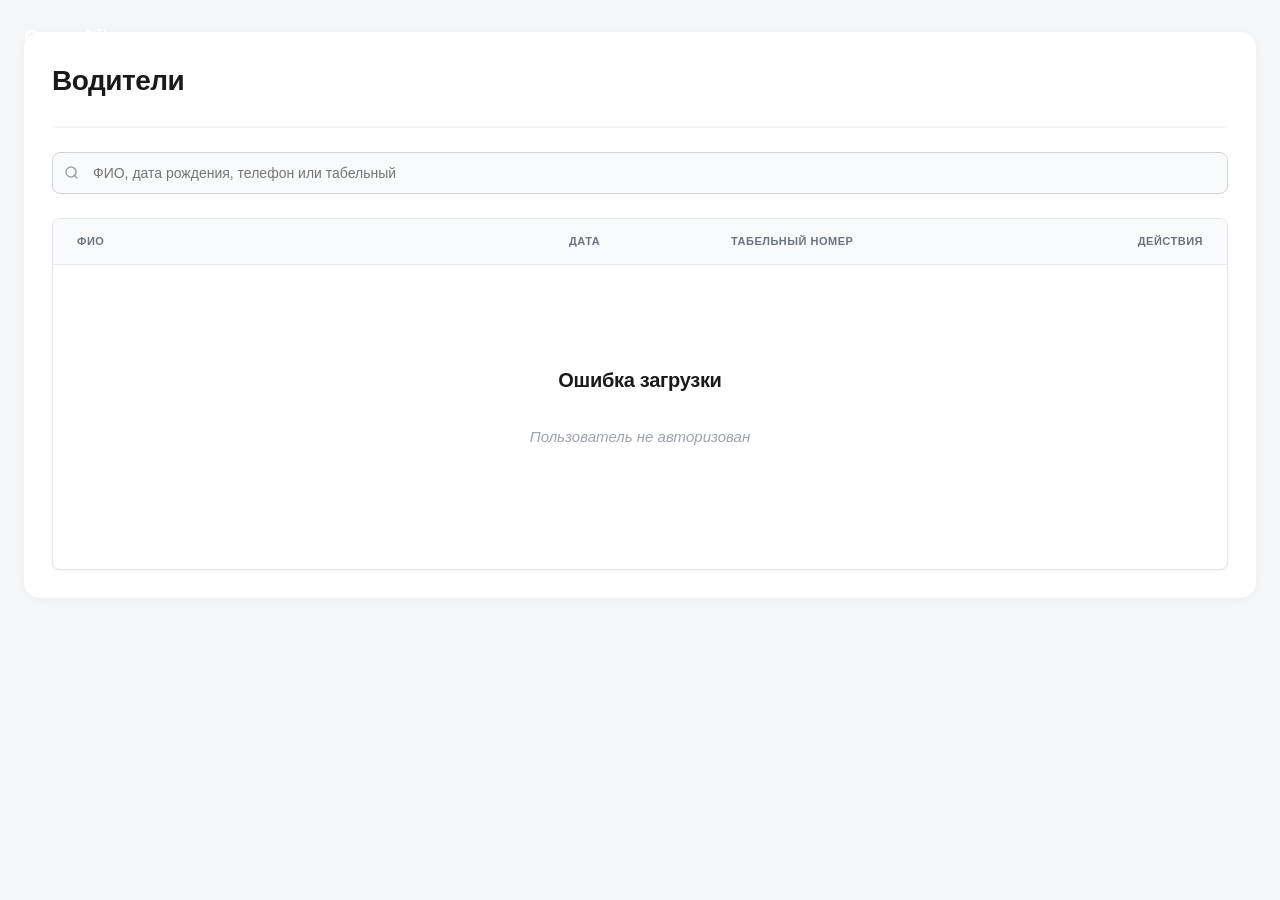
<file: frontend/drivers.html>
<!DOCTYPE html>
<html lang="ru">
<head>
  <meta charset="UTF-8" />
  <meta name="viewport" content="width=device-width, initial-scale=1.0">
  <title>Водители — CargoAitu</title>
  
  <link rel="stylesheet" href="styles.css?v=31" />
</head>
<body class="page-loading">

<header class="header">
  <div class="header-inner">
    <div class="logo">CargoAitu</div>
    <nav class="nav" id="mainNav">
      <a href="index.html" class="nav-item">Заявки</a>
      <a href="index.html#organizations" class="nav-item">Организации</a>
      <a href="index.html#partners" class="nav-item">Партнёры</a>
    </nav>
    <div class="header-actions">
      <div class="search">
        <svg width="16" height="16" viewBox="0 0 16 16" fill="none">
          <path d="M7 12A5 5 0 1 0 7 2a5 5 0 0 0 0 10zM13 13l-3-3" stroke="currentColor" stroke-width="1.5" stroke-linecap="round"/>
        </svg>
        <input type="text" placeholder="Найти заявку..." />
      </div>
      <div id="userHeaderInfo" class="user" style="display: none;">
        <div class="user-profile-trigger" id="userProfileTrigger">
          <span class="user-name-main" id="headerUserName">-</span>
          <span class="user-name-full" id="headerUserFullName">-</span>
          <svg class="user-caret" width="12" height="12" viewBox="0 0 12 12" fill="none">
            <path d="M2 4L6 8L10 4" stroke="currentColor" stroke-width="1.5" stroke-linecap="round" stroke-linejoin="round"/>
          </svg>
        </div>
        <div id="userProfileDropdown" class="user-profile-dropdown" style="display: none;">
          <div class="dropdown-header">
            <div class="dropdown-user-name" id="dropdownUserName">-</div>
            <div class="dropdown-user-role" id="dropdownUserRole">-</div>
          </div>
          <div class="dropdown-menu">
            <a href="trucks.html" class="dropdown-item">
              <span>Машины</span>
            </a>
            <a href="drivers.html" class="dropdown-item">
              <span>Водители</span>
            </a>
            <a href="messages.html" class="dropdown-item" id="messagesMenuItem">
              <span>Уведомления</span>
              <span class="dropdown-badge" id="messagesBadge" style="display: none;">0</span>
            </a>
            <a href="index.html" class="dropdown-item" onclick="event.preventDefault(); localStorage.setItem('openPaymentDetailsModal','true'); window.location.href='index.html';">
              <span>Платёжные реквизиты</span>
            </a>
            <a href="egov-company.html" class="dropdown-item" target="_blank" rel="noopener noreferrer">
              <span>Проверить компанию</span>
            </a>
            <div class="dropdown-divider"></div>
            <a href="#" class="dropdown-item dropdown-item-danger" id="logoutMenuItem">
              <span>Выйти</span>
            </a>
          </div>
        </div>
      </div>
      <div id="headerAuthButtons">
        <a href="login.html" class="btn-login">Войти</a>
      </div>
    </div>
  </div>
</header>

<main class="main">
  <div class="content">
    <div class="drivers-section">
      <div class="drivers-header">
        <h1 class="drivers-title">Водители</h1>
        <button class="btn-create" onclick="openAddDriverModal()">
          <span class="btn-icon">+</span>
          Добавить водителя
        </button>
      </div>
      
      <div class="drivers-search">
        <svg width="16" height="16" viewBox="0 0 16 16" fill="none">
          <path d="M7 12A5 5 0 1 0 7 2a5 5 0 0 0 0 10zM13 13l-3-3" stroke="currentColor" stroke-width="1.5" stroke-linecap="round"/>
        </svg>
        <input type="text" id="driverSearch" placeholder="ФИО, дата рождения, телефон или табельный" />
      </div>
      
      <div class="table-wrapper">
        <div class="table-header">
          <div>ФИО</div>
          <div>Дата</div>
          <div>Табельный номер</div>
          <div>Действия</div>
        </div>
        <div id="driversTableBody" class="table-body">
          <div class="empty">
            <div class="empty-icon"></div>
            <div class="empty-title">Нет водителей</div>
            <div class="empty-text">Добавьте первого водителя</div>
          </div>
        </div>
      </div>
    </div>
  </div>
</main>


<div id="addDriverModal" class="modal" style="display: none;">
  <div class="modal-content modal-large">
    <div class="modal-header">
      <h2>Добавление водителя</h2>
      <button class="modal-close" onclick="closeAddDriverModal()">&times;</button>
    </div>
    
    <form id="addDriverForm" onsubmit="submitDriver(event)">
      <div class="form-section">
        <div class="form-section-title">Основная информация</div>
        <div class="form-grid">
          <div class="form-field full-width">
            <label>ФИО *</label>
            <input type="text" id="driverFullName" required />
          </div>
          <div class="form-field">
            <label>Дата рождения (необязательно)</label>
            <input type="date" id="driverBirthDate" />
          </div>
          <div class="form-field">
            <label>Табельный номер (необязательно)</label>
            <input type="text" id="driverPersonnelNumber" />
          </div>
          <div class="form-field full-width">
            <label>Контактный телефон</label>
            <div style="display: flex; gap: 8px;">
              <input type="tel" id="driverPhone" style="flex: 1;" />
              <button type="button" class="btn-outline" style="padding: 8px 16px;">+</button>
            </div>
          </div>
        </div>
      </div>
      
      <div class="form-section">
        <div class="form-section-title">Паспорт</div>
        <div class="form-grid">
          <div class="form-field">
            <label>Тип паспорта</label>
            <select id="driverPassportType">
              <option value="Казахстан">Казахстан</option>
              <option value="Иностранный">Иностранный</option>
            </select>
          </div>
          <div class="form-field">
            <label>Серия</label>
            <input type="text" id="driverPassportSeries" placeholder="XXXX" />
          </div>
          <div class="form-field">
            <label>Номер</label>
            <input type="text" id="driverPassportNumber" placeholder="XXXXXX" />
          </div>
          <div class="form-field">
            <label>Дата выдачи</label>
            <input type="date" id="driverPassportIssueDate" />
          </div>
          <div class="form-field full-width">
            <label>Кем выдан</label>
            <input type="text" id="driverPassportIssuedBy" />
          </div>
          <div class="form-field full-width">
            <label>Адрес регистрации (необязательно)</label>
            <input type="text" id="driverRegistrationAddress" />
          </div>
        </div>
      </div>
      
      <div class="form-info-box">
        Внесите данные хотя бы одного документа: «ИНН водителя» или «Водительского удостоверения», чтобы формировать корректные документы по заявкам
      </div>
      
      <div class="form-section">
        <div class="form-section-title">ИНН водителя</div>
        <div class="form-grid">
          <div class="form-field">
            <label>ИНН водителя</label>
            <input type="text" id="driverINN" placeholder="123456789100" />
          </div>
        </div>
      </div>
      
      <div class="form-section">
        <div class="form-section-title">Водительское удостоверение</div>
        <div class="form-grid">
          <div class="form-field">
            <label>Тип</label>
            <select id="driverLicenseType">
              <option value="">Выберите тип</option>
              <option value="Казахстан">Казахстан</option>
              <option value="Международное">Международное</option>
            </select>
          </div>
          <div class="form-field">
            <label>Серия</label>
            <input type="text" id="driverLicenseSeries" />
          </div>
          <div class="form-field">
            <label>Номер</label>
            <input type="text" id="driverLicenseNumber" />
          </div>
          <div class="form-field">
            <label>Дата выдачи</label>
            <input type="date" id="driverLicenseIssueDate" />
          </div>
        </div>
      </div>
      
      <div class="modal-actions">
        <button type="button" class="btn-secondary" onclick="closeAddDriverModal()">Отменить</button>
        <button type="submit" class="btn-login">Добавить</button>
      </div>
    </form>
  </div>
</div>


<div id="viewDriverModal" class="modal" style="display: none;">
  <div class="modal-content modal-large">
    <div class="modal-header">
      <h2>Информация о водителе</h2>
      <button class="modal-close" onclick="closeViewDriverModal()">&times;</button>
    </div>
    <div class="modal-body" id="viewDriverContent" style="padding: 24px;">
      <div style="text-align: center; padding: 20px;">
        <div class="spinner"></div>
        <p>Загрузка данных...</p>
      </div>
    </div>
    <div class="modal-actions">
      <button type="button" class="btn-secondary" onclick="closeViewDriverModal()">Закрыть</button>
      <button type="button" class="btn-login" id="editFromViewBtn" onclick="editFromView()">Редактировать</button>
    </div>
  </div>
</div>


<div class="modal" id="logoutConfirmModal" style="display: none;">
  <div class="modal-content modal-content-sm">
    <div class="modal-header">
      <h2>Подтверждение выхода</h2>
      <button class="modal-close" onclick="closeLogoutConfirmModal()">
        <svg width="20" height="20" viewBox="0 0 20 20" fill="none" xmlns="http://www.w3.org/2000/svg">
          <path d="M15 5L5 15M5 5L15 15" stroke="currentColor" stroke-width="2" stroke-linecap="round" stroke-linejoin="round"/>
        </svg>
      </button>
    </div>
    <div class="modal-body">
      <p>Вы уверены, что хотите выйти из системы?</p>
    </div>
    <div class="modal-actions">
      <button type="button" class="btn-secondary" onclick="closeLogoutConfirmModal()">Отмена</button>
      <button type="button" class="btn-danger" id="confirmLogoutBtn">Выйти</button>
    </div>
  </div>
</div>

<script src="page-transitions.js?v=1"></script>
<script src="script.js?v=4"></script>
<script src="toast.js?v=1"></script>
<script src="notifications.js?v=6"></script>
<script src="drivers.js?v=3"></script>
</body>
</html>
</file>
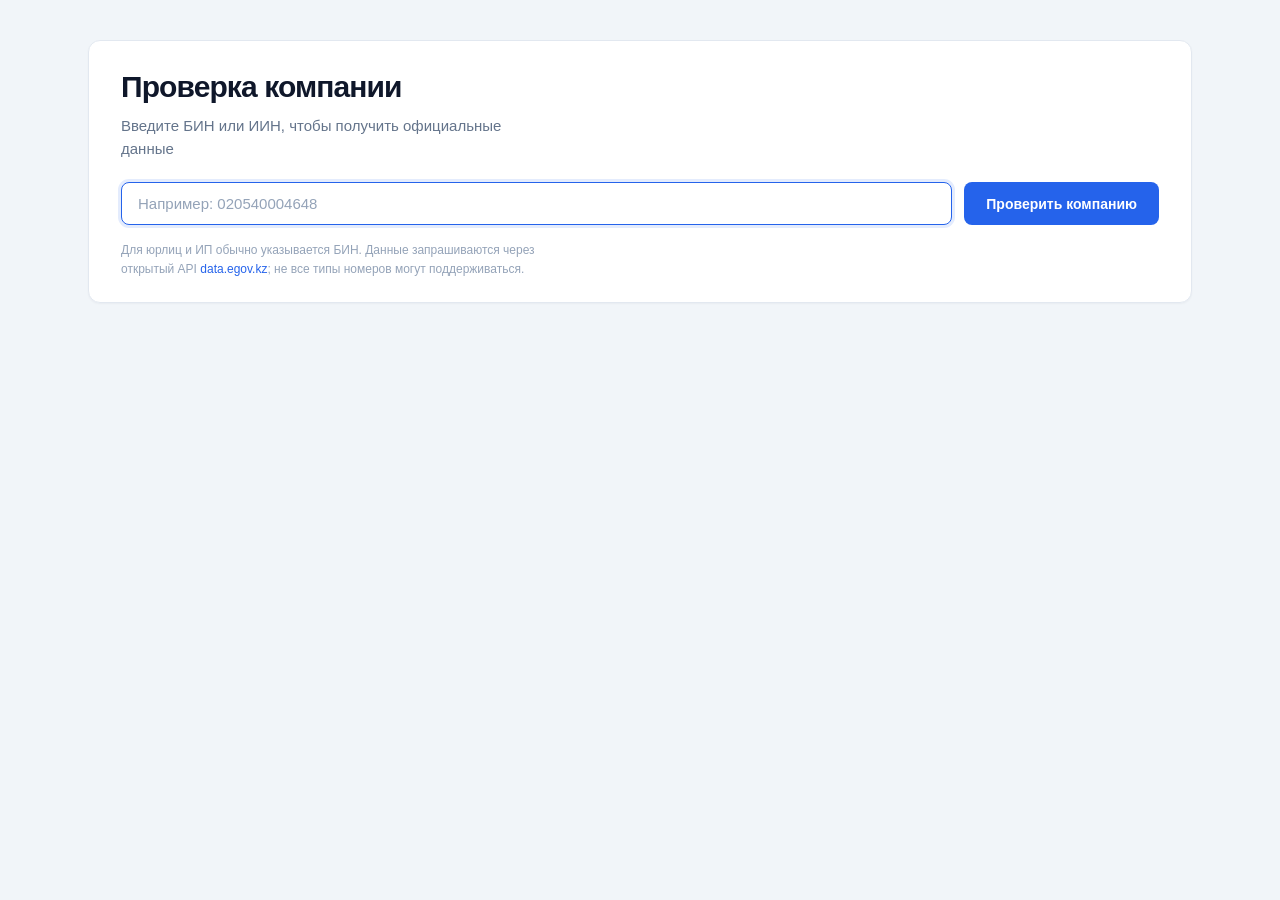
<file: frontend/egov-company.html>
<!DOCTYPE html>
<html lang="ru">
<head>
    <meta charset="UTF-8">
    <meta name="viewport" content="width=device-width, initial-scale=1.0">
    <title>Проверка компании - CargoAinur</title>
    <link rel="stylesheet" href="styles.css?v=19">
    <style>
        .egov-sr-only {
            position: absolute;
            width: 1px;
            height: 1px;
            padding: 0;
            margin: -1px;
            overflow: hidden;
            clip: rect(0, 0, 0, 0);
            white-space: nowrap;
            border: 0;
        }

        body {
            background-color: #f1f5f9;
            min-height: 100vh;
        }

        .egov-page {
            max-width: 1160px;
            margin: 0 auto;
            padding: 40px 28px 64px;
        }

        
        .egov-hero {
            background: #fff;
            border: 1px solid #e2e8f0;
            border-radius: 12px;
            padding: 28px 32px 24px;
            margin-bottom: 28px;
            box-shadow: 0 1px 2px rgba(15, 23, 42, 0.04);
        }
        .egov-hero__title {
            font-size: clamp(24px, 2.8vw, 30px);
            font-weight: 700;
            color: #0f172a;
            margin: 0 0 10px;
            letter-spacing: -0.03em;
            line-height: 1.2;
        }
        .egov-hero__lead {
            font-size: 15px;
            color: #64748b;
            margin: 0 0 22px;
            line-height: 1.5;
            max-width: 52ch;
        }
        .egov-hero__row {
            display: flex;
            flex-wrap: wrap;
            align-items: stretch;
            gap: 12px;
        }
        .egov-hero__input {
            flex: 1;
            min-width: 200px;
            padding: 12px 16px;
            border: 1px solid #e2e8f0;
            border-radius: 8px;
            font-size: 15px;
            background: #fff;
            color: #0f172a;
            transition: border-color 0.15s, box-shadow 0.15s;
        }
        .egov-hero__input::placeholder {
            color: #94a3b8;
        }
        .egov-hero__input:focus {
            outline: none;
            border-color: #2563eb;
            box-shadow: 0 0 0 3px rgba(37, 99, 235, 0.12);
        }
        .egov-hero__btn {
            flex-shrink: 0;
            padding: 12px 22px;
            background: #2563eb;
            color: #fff;
            border: none;
            border-radius: 8px;
            font-size: 14px;
            font-weight: 600;
            cursor: pointer;
            white-space: nowrap;
            transition: background 0.15s;
        }
        .egov-hero__btn:hover:not(:disabled) {
            background: #1d4ed8;
        }
        .egov-hero__btn:disabled {
            background: #94a3b8;
            cursor: not-allowed;
        }
        .egov-hero__hint {
            margin: 16px 0 0;
            font-size: 12px;
            color: #94a3b8;
            line-height: 1.55;
            max-width: 70ch;
        }
        .egov-hero__hint a {
            color: #2563eb;
            text-decoration: none;
        }
        .egov-hero__hint a:hover {
            text-decoration: underline;
        }

        .egov-result-shell {
            display: none;
        }
        .egov-result-shell.show {
            display: block;
        }

        
        .egov-report {
            background: #fff;
            border: 1px solid #e2e8f0;
            border-radius: 12px;
            padding: 28px 32px 36px;
            box-shadow: 0 4px 24px rgba(15, 23, 42, 0.06);
        }
        .egov-report__head {
            display: flex;
            flex-wrap: wrap;
            align-items: flex-start;
            justify-content: space-between;
            gap: 14px 20px;
            margin-bottom: 12px;
            padding-bottom: 20px;
            border-bottom: 1px solid #f1f5f9;
        }
        .egov-report__head-main {
            flex: 1;
            min-width: 0;
        }
        .egov-report__name {
            font-size: clamp(22px, 2.2vw, 24px);
            font-weight: 700;
            color: #0f172a;
            line-height: 1.25;
            letter-spacing: -0.03em;
            margin: 0 0 8px;
            word-wrap: break-word;
        }
        .egov-report__bin {
            font-size: 14px;
            color: #64748b;
            margin: 0;
            font-weight: 500;
            letter-spacing: -0.01em;
        }
        .egov-badge {
            flex-shrink: 0;
            font-size: 12px;
            font-weight: 600;
            padding: 5px 11px;
            border-radius: 6px;
            border: 1px solid #e2e8f0;
            color: #475569;
            background: #f8fafc;
        }
        .egov-badge--warn {
            border-color: #fcd34d;
            color: #92400e;
            background: #fffbeb;
        }
        .egov-report__source {
            font-size: 12px;
            color: #94a3b8;
            margin: 0 0 28px;
            line-height: 1.45;
            font-weight: 500;
        }
        .egov-report__alert {
            font-size: 13px;
            color: #92400e;
            line-height: 1.55;
            margin: 0 0 28px;
            padding: 0 0 0 12px;
            border-left: 3px solid #f59e0b;
            background: transparent;
        }

        .egov-report__section {
            margin-top: 32px;
        }
        .egov-report__section:first-of-type {
            margin-top: 0;
        }
        .egov-report__section-title {
            font-size: 13px;
            font-weight: 600;
            color: #475569;
            letter-spacing: -0.02em;
            margin: 0 0 14px;
        }
        .egov-report__grid {
            display: grid;
            grid-template-columns: repeat(2, minmax(0, 1fr));
            gap: 18px 32px;
        }
        .egov-kv {
            min-width: 0;
        }
        .egov-kv--full {
            grid-column: 1 / -1;
        }
        .egov-kv__label {
            display: block;
            font-size: 12px;
            font-weight: 500;
            color: #64748b;
            margin-bottom: 6px;
            line-height: 1.35;
        }
        .egov-kv__val {
            font-size: 15px;
            font-weight: 500;
            color: #0f172a;
            line-height: 1.55;
            margin: 0;
            word-break: break-word;
            overflow-wrap: anywhere;
        }
        .egov-kv__val--muted {
            color: #94a3b8;
            font-weight: 400;
        }
        .egov-kv__val--multiline {
            line-height: 1.7;
            white-space: pre-wrap;
        }

        .egov-loading {
            background: #fff;
            border: 1px solid #e2e8f0;
            border-radius: 12px;
            text-align: center;
            color: #64748b;
            padding: 40px 24px;
            font-size: 14px;
            box-shadow: 0 4px 24px rgba(15, 23, 42, 0.06);
        }
        .egov-error {
            font-size: 14px;
            color: #b45309;
            line-height: 1.55;
            padding: 16px 18px;
            border-radius: 10px;
            border: 1px solid #fed7aa;
            background: #fff;
        }

        @media (max-width: 720px) {
            .egov-page {
                padding: 24px 16px 48px;
            }
            .egov-hero {
                padding: 20px 18px 18px;
            }
            .egov-hero__row {
                flex-direction: column;
            }
            .egov-hero__btn {
                width: 100%;
            }
            .egov-report {
                padding: 22px 18px 28px;
            }
            .egov-report__grid {
                grid-template-columns: 1fr;
            }
        }
    </style>
</head>
<body>
    <div class="egov-page">
        <section class="egov-hero" aria-labelledby="egovHeroTitle">
            <h1 id="egovHeroTitle" class="egov-hero__title">Проверка компании</h1>
            <p class="egov-hero__lead">Введите БИН или ИИН, чтобы получить официальные данные</p>
            <div class="egov-hero__row">
                <label class="egov-sr-only" for="binInput">БИН или ИИН (12 цифр)</label>
                <input
                    type="text"
                    id="binInput"
                    class="egov-hero__input"
                    placeholder="Например: 020540004648"
                    maxlength="12"
                    pattern="[0-9]{12}"
                    inputmode="numeric"
                    autocomplete="off"
                />
                <button type="button" class="egov-hero__btn" id="checkBtn">Проверить компанию</button>
            </div>
            <p class="egov-hero__hint">
                Для юрлиц и ИП обычно указывается БИН. Данные запрашиваются через открытый API
                <a href="https://data.egov.kz" target="_blank" rel="noopener noreferrer">data.egov.kz</a>;
                не все типы номеров могут поддерживаться.
            </p>
        </section>

        <div id="resultContainer" class="egov-result-shell">
            <div id="resultContent"></div>
        </div>
    </div>

    <script>
        const API_URL = 'https://cargoaitulogistic.onrender.com';

        function escapeHtml(s) {
            if (s == null || s === '') return '';
            return String(s)
                .replace(/&/g, '&amp;')
                .replace(/</g, '&lt;')
                .replace(/>/g, '&gt;')
                .replace(/"/g, '&quot;')
                .replace(/'/g, '&#39;');
        }

        function formatRegDate(raw) {
            if (raw == null || raw === '') return '—';
            const s = String(raw).trim();
            const m = s.match(/^(\d{4})-(\d{2})-(\d{2})/);
            if (m) {
                const d = new Date(parseInt(m[1], 10), parseInt(m[2], 10) - 1, parseInt(m[3], 10));
                if (!isNaN(d.getTime())) {
                    return d.toLocaleDateString('ru-RU', { day: 'numeric', month: 'long', year: 'numeric' });
                }
            }
            return escapeHtml(s);
        }

        function kvRow(label, value, multiline, fullWidth) {
            const empty = value == null || String(value).trim() === '';
            const display = empty ? '—' : escapeHtml(String(value));
            const muted = empty ? ' egov-kv__val--muted' : '';
            const multi = multiline ? ' egov-kv__val--multiline' : '';
            const full = fullWidth ? ' egov-kv--full' : '';
            return (
                '<div class="egov-kv' + full + '">' +
                '<span class="egov-kv__label">' + escapeHtml(label) + '</span>' +
                '<p class="egov-kv__val' + muted + multi + '">' + display + '</p>' +
                '</div>'
            );
        }

        function kvRowDate(label, rawDate) {
            const formatted = formatRegDate(rawDate);
            const empty = formatted === '—';
            const muted = empty ? ' egov-kv__val--muted' : '';
            return (
                '<div class="egov-kv">' +
                '<span class="egov-kv__label">' + escapeHtml(label) + '</span>' +
                '<p class="egov-kv__val' + muted + '">' + formatted + '</p>' +
                '</div>'
            );
        }

        function buildCompanyReportHtml(company) {
            const displayName = (company.nameru || company.namekz || '').trim() || '—';
            const isLiquidated =
                company.statusru &&
                (company.statusru.toLowerCase().includes('ликвидирован') ||
                    company.statusru.toLowerCase().includes('прекращен'));
            const badgeClass = isLiquidated ? 'egov-badge egov-badge--warn' : 'egov-badge';
            const badgeText = isLiquidated ? 'Недействующая' : 'Действующая';
            const binLine = company.bin ? 'БИН ' + escapeHtml(String(company.bin)) : '—';

            let html = '';
            html += '<article class="egov-report">';
            html += '<header class="egov-report__head">';
            html += '<div class="egov-report__head-main">';
            html += '<h2 class="egov-report__name">' + escapeHtml(displayName) + '</h2>';
            html += '<p class="egov-report__bin">' + binLine + '</p>';
            html += '</div>';
            html += '<div class="' + badgeClass + '">' + badgeText + '</div>';
            html += '</header>';
            html += '<p class="egov-report__source">Данные получены из data.egov.kz</p>';

            if (isLiquidated && company.statusru) {
                html +=
                    '<div class="egov-report__alert">Компания в статусе «' +
                    escapeHtml(company.statusru) +
                    '». Использование данных для платёжных реквизитов может быть ограничено.</div>';
            }

            html += '<section class="egov-report__section"><h3 class="egov-report__section-title">Основное</h3><div class="egov-report__grid">';
            html += kvRow('Статус', company.statusru, false, false);
            html += kvRowDate('Дата регистрации', company.datereg);
            html += '</div></section>';

            html += '<section class="egov-report__section"><h3 class="egov-report__section-title">Наименование</h3><div class="egov-report__grid">';
            html += kvRow('Полное наименование (рус.)', company.nameru, true, true);
            html += kvRow('Полное наименование (каз.)', company.namekz, true, true);
            html += '</div></section>';

            html += '<section class="egov-report__section"><h3 class="egov-report__section-title">Адрес</h3><div class="egov-report__grid">';
            html += kvRow('Юридический адрес (рус.)', company.addressru, true, true);
            html += kvRow('Юридический адрес (каз.)', company.addresskz, true, true);
            html += '</div></section>';

            html += '<section class="egov-report__section"><h3 class="egov-report__section-title">Руководитель</h3><div class="egov-report__grid">';
            html += kvRow('ФИО руководителя', company.director, false, true);
            html += '</div></section>';

            html += '<section class="egov-report__section"><h3 class="egov-report__section-title">Вид деятельности</h3><div class="egov-report__grid">';
            html += kvRow('Вид деятельности (рус.)', company.okedru, true, true);
            html += kvRow('Вид деятельности (каз.)', company.okedkz, true, true);
            html += '</div></section>';

            html += '</article>';
            return html;
        }

        document.addEventListener('DOMContentLoaded', () => {
            const binInput = document.getElementById('binInput');
            const checkBtn = document.getElementById('checkBtn');
            const resultContainer = document.getElementById('resultContainer');
            const resultContent = document.getElementById('resultContent');

            const user = JSON.parse(localStorage.getItem('user') || '{}');
            if (user.iin && /^\d{12}$/.test(user.iin)) {
                binInput.value = user.iin;
            }

            async function checkCompany() {
                const bin = binInput.value.trim();

                if (!bin) {
                    alert('Введите БИН или ИИН');
                    binInput.focus();
                    return;
                }

                if (bin.length !== 12 || !/^\d{12}$/.test(bin)) {
                    alert('БИН/ИИН должен содержать 12 цифр');
                    binInput.focus();
                    return;
                }

                checkBtn.disabled = true;
                checkBtn.textContent = 'Проверка…';
                resultContainer.classList.add('show');
                resultContent.innerHTML = '<div class="egov-loading">Запрос к data.egov.kz…</div>';

                try {
                    const userId = user.id;

                    if (!userId) {
                        throw new Error('Необходимо войти в систему');
                    }

                    const response = await fetch(`${API_URL}/api/egov/company/${bin}`, {
                        method: 'GET',
                        headers: {
                            'Content-Type': 'application/json',
                            'X-User-Id': userId.toString()
                        }
                    });

                    const data = await response.json();

                    if (!response.ok) {
                        throw new Error(data.detail || 'Ошибка при получении данных');
                    }

                    if (data.success && data.data) {
                        const company = data.data;

                        resultContent.innerHTML = buildCompanyReportHtml(company);

                        localStorage.setItem(
                            'verifiedCompany',
                            JSON.stringify({
                                bin: company.bin,
                                name: company.nameru,
                                verifiedAt: new Date().toISOString()
                            })
                        );

                        if (company.bin && !user.bin) {
                            try {
                                const updateResponse = await fetch(`${API_URL}/api/users/${user.id}/bin`, {
                                    method: 'PUT',
                                    headers: {
                                        'Content-Type': 'application/json',
                                        'X-User-Id': user.id.toString()
                                    },
                                    body: JSON.stringify({ bin: company.bin })
                                });
                                if (updateResponse.ok) {
                                    user.bin = company.bin;
                                    localStorage.setItem('user', JSON.stringify(user));
                                }
                            } catch (e) {
                                console.warn('Не удалось сохранить БИН в профиль:', e);
                            }
                        }
                    } else {
                        throw new Error('Данные не получены');
                    }
                } catch (error) {
                    console.error('Ошибка проверки компании:', error);
                    resultContent.innerHTML =
                        '<div class="egov-report"><div class="egov-error">' +
                        '<strong>Не удалось выполнить проверку.</strong> ' +
                        escapeHtml(error.message || 'Неизвестная ошибка') +
                        '</div></div>';
                } finally {
                    checkBtn.disabled = false;
                    checkBtn.textContent = 'Проверить компанию';
                }
            }

            checkBtn.addEventListener('click', checkCompany);

            binInput.addEventListener('keypress', function (e) {
                if (e.key === 'Enter') {
                    checkCompany();
                }
            });

            binInput.focus();
        });
    </script>
    <script src="toast.js"></script>
</body>
</html>
</file>
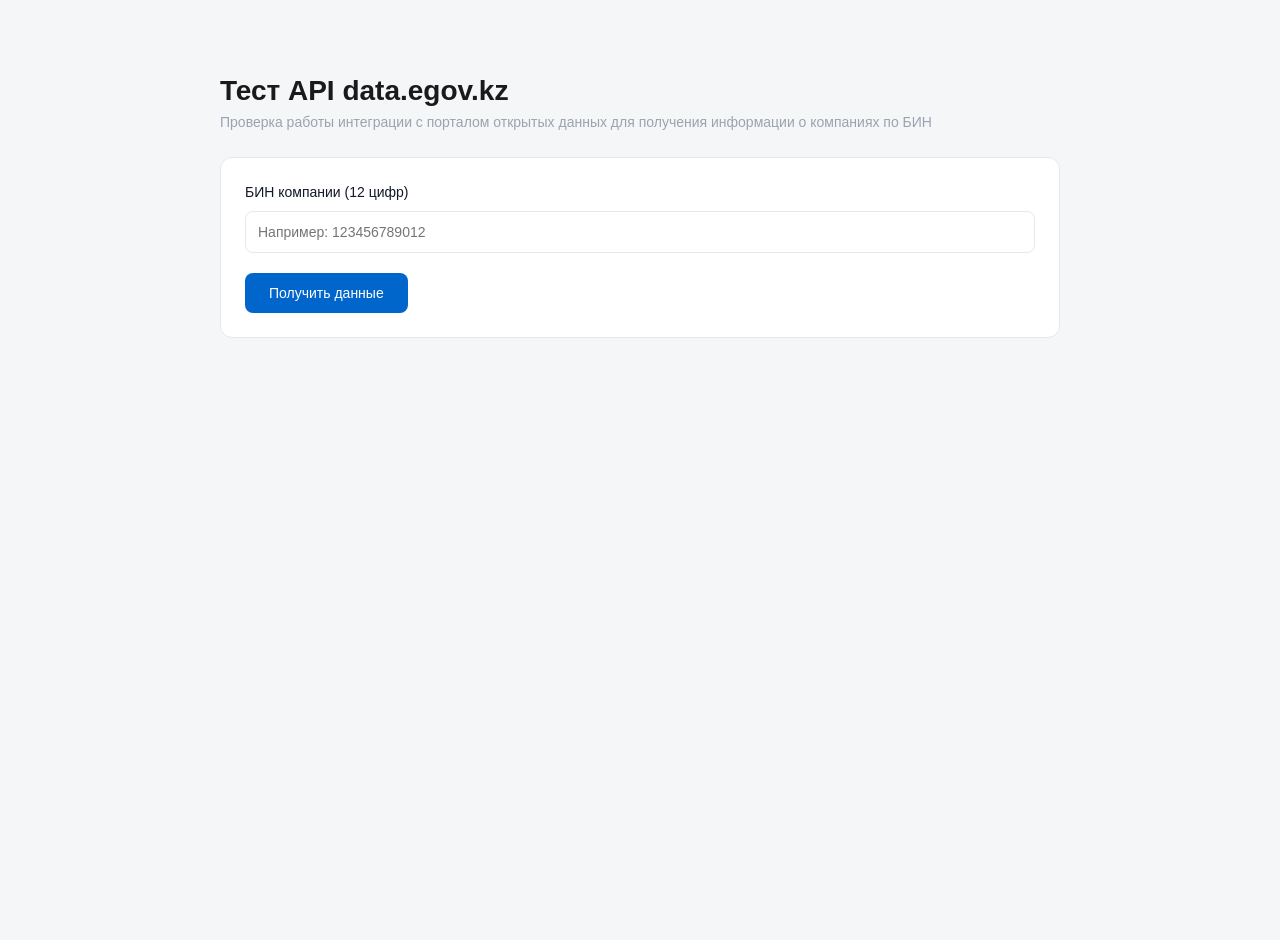
<file: frontend/egov-test.html>
<!DOCTYPE html>
<html lang="ru">
<head>
    <meta charset="UTF-8">
    <meta name="viewport" content="width=device-width, initial-scale=1.0">
    <title>Тест API data.egov.kz - CargoAinur</title>
    <link rel="stylesheet" href="styles.css">
    <style>
        .test-container {
            max-width: 900px;
            margin: 40px auto;
            padding: 30px;
        }
        .test-form {
            background: var(--surface);
            border: 1px solid var(--border-subtle);
            border-radius: 12px;
            padding: 24px;
            margin-bottom: 24px;
        }
        .form-group {
            margin-bottom: 20px;
        }
        .form-group label {
            display: block;
            margin-bottom: 8px;
            font-weight: 500;
            color: var(--text-primary);
        }
        .form-group input {
            width: 100%;
            padding: 12px;
            border: 1px solid var(--border-subtle);
            border-radius: 8px;
            font-size: 14px;
        }
        .btn-test {
            background: var(--accent);
            color: white;
            border: none;
            padding: 12px 24px;
            border-radius: 8px;
            font-size: 14px;
            font-weight: 500;
            cursor: pointer;
            transition: background 0.2s;
        }
        .btn-test:hover {
            background: var(--accent-hover);
        }
        .btn-test:disabled {
            background: var(--text-muted);
            cursor: not-allowed;
        }
        .result-container {
            background: var(--surface);
            border: 1px solid var(--border-subtle);
            border-radius: 12px;
            padding: 24px;
            margin-top: 24px;
            display: none;
        }
        .result-container.show {
            display: block;
        }
        .result-header {
            display: flex;
            justify-content: space-between;
            align-items: center;
            margin-bottom: 20px;
            padding-bottom: 16px;
            border-bottom: 1px solid var(--border-subtle);
        }
        .result-title {
            font-size: 18px;
            font-weight: 600;
            color: var(--text-primary);
        }
        .result-source {
            font-size: 12px;
            color: var(--text-muted);
            margin-top: 8px;
        }
        .result-data {
            display: grid;
            grid-template-columns: repeat(2, 1fr);
            gap: 16px;
        }
        .result-item {
            display: flex;
            flex-direction: column;
            gap: 6px;
        }
        .result-label {
            font-size: 12px;
            font-weight: 500;
            color: var(--text-muted);
        }
        .result-value {
            font-size: 14px;
            color: var(--text-primary);
            padding: 8px 12px;
            background: var(--surface-muted);
            border-radius: 6px;
        }
        .error-message {
            background: #fee;
            border: 1px solid #fcc;
            color: #c33;
            padding: 16px;
            border-radius: 8px;
            margin-top: 16px;
        }
        .success-message {
            background: #efe;
            border: 1px solid #cfc;
            color: #3c3;
            padding: 16px;
            border-radius: 8px;
            margin-top: 16px;
        }
        .loading {
            text-align: center;
            padding: 20px;
            color: var(--text-muted);
        }
    </style>
</head>
<body>
    <div class="test-container">
        <h1>Тест API data.egov.kz</h1>
        <p style="color: var(--text-muted); margin-bottom: 24px;">
            Проверка работы интеграции с порталом открытых данных для получения информации о компаниях по БИН
        </p>

        <div class="test-form">
            <div class="form-group">
                <label for="binInput">БИН компании (12 цифр)</label>
                <input 
                    type="text" 
                    id="binInput" 
                    placeholder="Например: 123456789012" 
                    maxlength="12"
                    pattern="[0-9]{12}"
                >
            </div>
            <button class="btn-test" id="testBtn">
                Получить данные
            </button>
        </div>

        <div id="resultContainer" class="result-container">
            <div class="result-header">
                <div>
                    <div class="result-title" id="resultTitle">Результат</div>
                    <div class="result-source" id="resultSource"></div>
                </div>
            </div>
            <div id="resultContent"></div>
        </div>
    </div>

    <script>
        const API_URL = 'https://cargoaitulogistic.onrender.com';

        async function testEgovAPI() {
            const binInput = document.getElementById('binInput');
            const testBtn = document.getElementById('testBtn');
            const resultContainer = document.getElementById('resultContainer');
            const resultContent = document.getElementById('resultContent');
            const resultTitle = document.getElementById('resultTitle');
            const resultSource = document.getElementById('resultSource');

            const bin = binInput.value.trim();
            if (!bin) {
                alert('Введите БИН компании');
                return;
            }

            if (bin.length !== 12 || !/^\d{12}$/.test(bin)) {
                alert('БИН должен содержать 12 цифр');
                return;
            }
            testBtn.disabled = true;
            testBtn.textContent = 'Загрузка...';
            resultContainer.classList.add('show');
            resultContent.innerHTML = '<div class="loading">⏳ Запрос к API data.egov.kz...</div>';

            try {
                const user = JSON.parse(localStorage.getItem('user') || '{}');
                const userId = user.id;

                if (!userId) {
                    throw new Error('Необходимо войти в систему');
                }
                const response = await fetch(`${API_URL}/api/egov/company/${bin}`, {
                    method: 'GET',
                    headers: {
                        'Content-Type': 'application/json',
                        'X-User-Id': userId.toString()
                    }
                });

                const data = await response.json();

                if (!response.ok) {
                    throw new Error(data.detail || 'Ошибка при получении данных');
                }
                if (data.success && data.data) {
                    const company = data.data;
                    
                    resultTitle.textContent = 'Данные получены успешно';
                    resultSource.textContent = `Источник: ${data.source || 'data.egov.kz'}`;
                    
                    resultContent.innerHTML = `
                        <div class="success-message">
                            Данные успешно получены с портала открытых данных
                        </div>
                        <div class="result-data" style="margin-top: 20px;">
                            <div class="result-item">
                                <div class="result-label">БИН</div>
                                <div class="result-value">${company.bin || '—'}</div>
                            </div>
                            <div class="result-item">
                                <div class="result-label">Наименование (рус.)</div>
                                <div class="result-value">${company.nameru || '—'}</div>
                            </div>
                            <div class="result-item">
                                <div class="result-label">Наименование (каз.)</div>
                                <div class="result-value">${company.namekz || '—'}</div>
                            </div>
                            <div class="result-item">
                                <div class="result-label">Статус</div>
                                <div class="result-value">${company.statusru || '—'}</div>
                            </div>
                            <div class="result-item" style="grid-column: 1 / -1;">
                                <div class="result-label">Адрес (рус.)</div>
                                <div class="result-value">${company.addressru || '—'}</div>
                            </div>
                            <div class="result-item" style="grid-column: 1 / -1;">
                                <div class="result-label">Адрес (каз.)</div>
                                <div class="result-value">${company.addresskz || '—'}</div>
                            </div>
                            <div class="result-item">
                                <div class="result-label">ФИО руководителя</div>
                                <div class="result-value">${company.director || '—'}</div>
                            </div>
                            <div class="result-item">
                                <div class="result-label">Дата регистрации</div>
                                <div class="result-value">${company.datereg || '—'}</div>
                            </div>
                            <div class="result-item" style="grid-column: 1 / -1;">
                                <div class="result-label">Вид деятельности (рус.)</div>
                                <div class="result-value">${company.okedru || '—'}</div>
                            </div>
                            <div class="result-item" style="grid-column: 1 / -1;">
                                <div class="result-label">Вид деятельности (каз.)</div>
                                <div class="result-value">${company.okedkz || '—'}</div>
                            </div>
                        </div>
                    `;
                } else {
                    throw new Error('Данные не получены');
                }

            } catch (error) {
                resultTitle.textContent = 'Ошибка';
                resultSource.textContent = '';
                resultContent.innerHTML = `
                    <div class="error-message">
                        <strong>Ошибка:</strong> ${error.message}
                    </div>
                `;
            } finally {
                testBtn.disabled = false;
                testBtn.textContent = 'Получить данные';
            }
        }
        document.getElementById('testBtn').addEventListener('click', testEgovAPI);
        document.getElementById('binInput').addEventListener('keypress', function(e) {
            if (e.key === 'Enter') {
                testEgovAPI();
            }
        });
    </script>
</body>
</html>
</file>
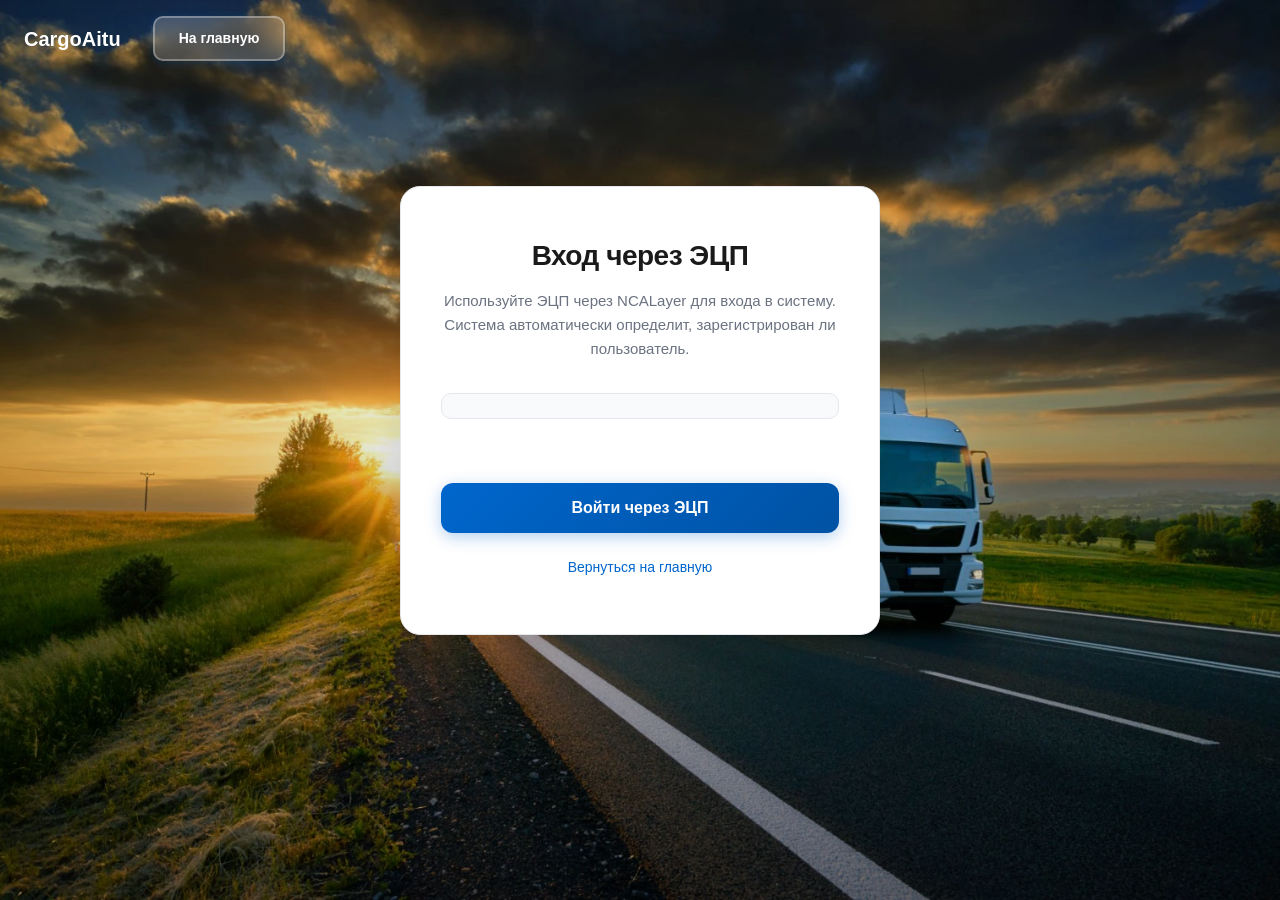
<file: frontend/login.html>
<!DOCTYPE html>
<html lang="ru">
<head>
    <meta charset="UTF-8">
    <meta name="viewport" content="width=device-width, initial-scale=1.0">
    <title>Вход через ЭЦП - CargoAitu</title>
    
    <link rel="stylesheet" href="styles.css?v=33">
    
    
    <script type="module">
        import { NCALayerClient } from 'https://cdn.skypack.dev/ncalayer-js-client@latest';
        window.NCALayerClient = NCALayerClient;
        window.dispatchEvent(new CustomEvent('ncalayer-loaded'));
        console.log('NCALayerClient загружен');
    </script>
    
    
    <script>
        const originalConsoleError = console.error;
        console.error = function(...args) {
            const message = args.join(' ');
            if (message.includes('24680') || message.includes('ERR_CONNECTION_REFUSED')) {
                return;
            }
            originalConsoleError.apply(console, args);
        };
        
        window.addEventListener('error', function(event) {
            if (event.message && (event.message.includes('24680') || event.message.includes('ERR_CONNECTION_REFUSED'))) {
                event.preventDefault();
                return true;
            }
        }, true);
    </script>
</head>
<body class="login-page page-loading">
    <header class="header">
        <div class="header-inner">
            <div class="logo">CargoAitu</div>
            <div class="header-actions">
                <a href="index.html" class="btn-login" style="text-decoration: none;">На главную</a>
            </div>
        </div>
    </header>

    <main class="main login-main">
        <div class="login-container">
            <div class="login-card">
                <div class="login-header">
                    <h1 class="login-title">Вход через ЭЦП</h1>
                    <p class="login-subtitle">
                        Используйте ЭЦП через NCALayer для входа в систему. 
                        Система автоматически определит, зарегистрирован ли пользователь.
                    </p>
                </div>

                
                <div id="ncalayerStatus" class="ncalayer-status"></div>

                
                <div id="authMessage" class="form-message"></div>

                
                <button type="button" class="login-submit-btn" id="loginBtn">
                    <span id="loginText">Войти через ЭЦП</span>
                    <span id="loginLoader" class="loader" style="display: none;"></span>
                </button>

                <div class="login-footer">
                    <p><a href="index.html">Вернуться на главную</a></p>
                </div>
            </div>
        </div>
    </main>

    <script src="page-transitions.js?v=1"></script>
    <script src="login.js?v=2"></script>
</body>
</html>
</file>
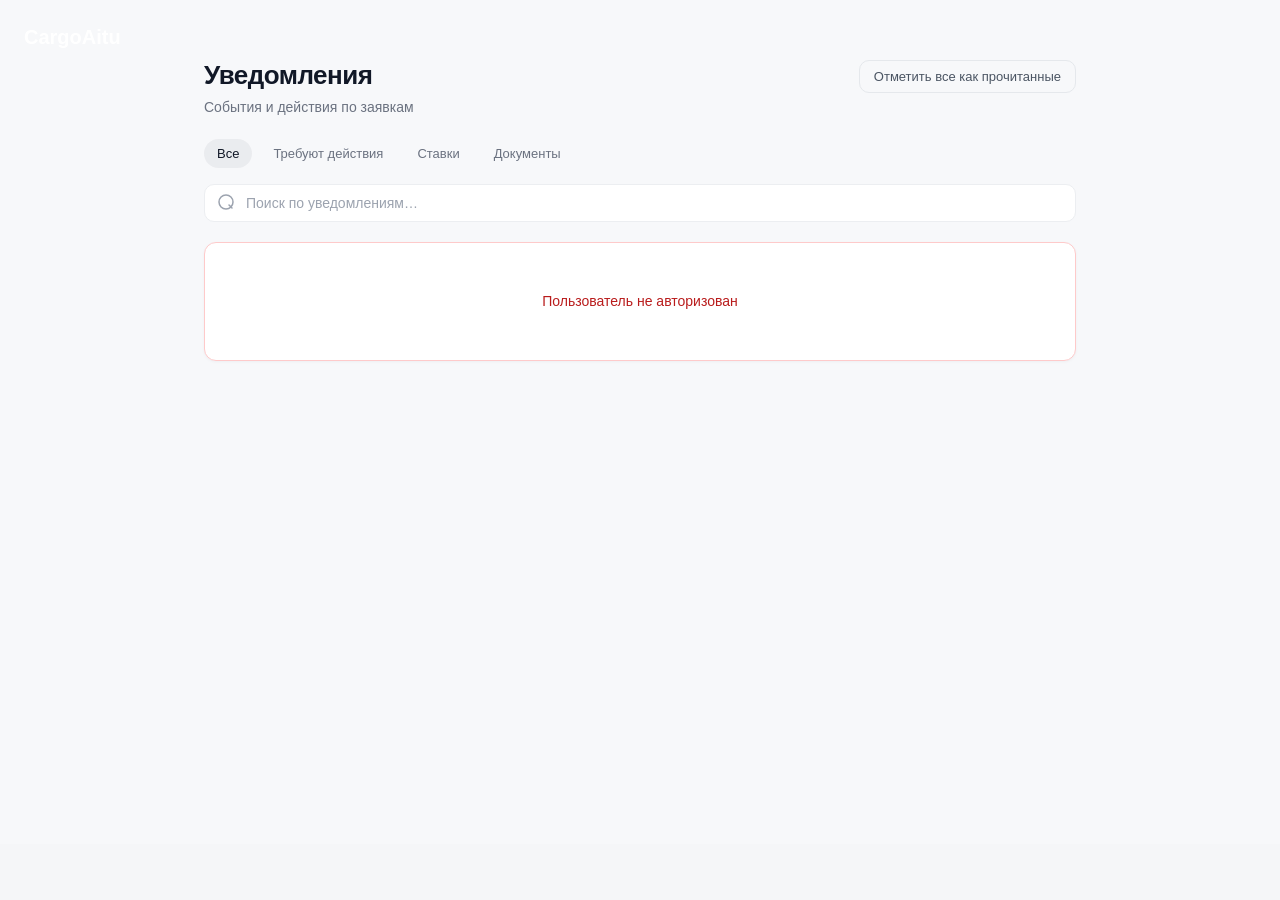
<file: frontend/messages.html>
<!DOCTYPE html>
<html lang="ru">
<head>
  <meta charset="UTF-8" />
  <meta name="viewport" content="width=device-width, initial-scale=1.0">
  <title>Уведомления — CargoAitu</title>
  <link rel="stylesheet" href="styles.css?v=31" />
</head>
<body class="page-loading">

<header class="header">
  <div class="header-inner">
    <div class="logo">CargoAitu</div>
    <nav class="nav" id="mainNav">
      <a href="index.html" class="nav-item">Заявки</a>
      <a href="index.html#organizations" class="nav-item">Организации</a>
      <a href="index.html#partners" class="nav-item">Партнёры</a>
    </nav>
    <div class="header-actions">
      <div class="search">
        <svg width="16" height="16" viewBox="0 0 16 16" fill="none">
          <path d="M7 12A5 5 0 1 0 7 2a5 5 0 0 0 0 10zM13 13l-3-3" stroke="currentColor" stroke-width="1.5" stroke-linecap="round"/>
        </svg>
        <input type="text" placeholder="Найти заявку..." />
      </div>
      <div id="userHeaderInfo" class="user" style="display: none;">
        <div class="user-profile-trigger" id="userProfileTrigger">
          <span class="user-name-main" id="headerUserName">-</span>
          <span class="user-name-full" id="headerUserFullName">-</span>
          <svg class="user-caret" width="12" height="12" viewBox="0 0 12 12" fill="none">
            <path d="M2 4L6 8L10 4" stroke="currentColor" stroke-width="1.5" stroke-linecap="round" stroke-linejoin="round"/>
          </svg>
        </div>
        <div id="userProfileDropdown" class="user-profile-dropdown" style="display: none;">
          <div class="dropdown-header">
            <div class="dropdown-user-name" id="dropdownUserName">-</div>
            <div class="dropdown-user-role" id="dropdownUserRole">-</div>
          </div>
          <div class="dropdown-menu">
            <a href="trucks.html" class="dropdown-item">
              <span>Машины</span>
            </a>
            <a href="drivers.html" class="dropdown-item">
              <span>Водители</span>
            </a>
            <a href="messages.html" class="dropdown-item" id="messagesMenuItem">
              <span>Уведомления</span>
              <span class="dropdown-badge" id="messagesBadge" style="display: none;">0</span>
            </a>
            <a href="index.html" class="dropdown-item" onclick="event.preventDefault(); localStorage.setItem('openPaymentDetailsModal','true'); window.location.href='index.html';">
              <span>Платёжные реквизиты</span>
            </a>
            <a href="egov-company.html" class="dropdown-item" target="_blank" rel="noopener noreferrer">
              <span>Проверить компанию</span>
            </a>
            <div class="dropdown-divider"></div>
            <a href="#" class="dropdown-item dropdown-item-danger" id="logoutMenuItem">
              <span>Выйти</span>
            </a>
          </div>
        </div>
      </div>
      <div id="headerAuthButtons">
        <a href="login.html" class="btn-login">Войти</a>
      </div>
    </div>
  </div>
</header>

<main class="main nc-main">
  <div class="content nc-content">
    <div class="nc-page">
      <header class="nc-head">
        <div class="nc-head-text">
          <h1 class="nc-title-page">Уведомления</h1>
          <p class="nc-subtitle-page">События и действия по заявкам</p>
        </div>
        <button type="button" class="nc-mark-all nc-mark-all--ghost" onclick="markAllNotificationsRead()" id="markAllReadBtn">
          Отметить все как прочитанные
        </button>
      </header>

      <div class="nc-toolbar" role="tablist" aria-label="Фильтр уведомлений">
        <div class="nc-tabs">
          <button type="button" class="nc-tab nc-tab--active" data-nc-tab="all" role="tab" aria-selected="true">Все</button>
          <button type="button" class="nc-tab" data-nc-tab="action" role="tab" aria-selected="false">Требуют действия</button>
          <button type="button" class="nc-tab" data-nc-tab="bids" role="tab" aria-selected="false">Ставки</button>
          <button type="button" class="nc-tab" data-nc-tab="documents" role="tab" aria-selected="false">Документы</button>
        </div>
      </div>

      <div class="nc-search-wrap">
        <div class="nc-search">
          <svg width="18" height="18" viewBox="0 0 18 18" fill="none" aria-hidden="true">
            <path d="M8 15A7 7 0 1 0 8 1a7 7 0 0 0 0 14zM14 14l-3-3" stroke="currentColor" stroke-width="1.5" stroke-linecap="round"/>
          </svg>
          <input type="search" id="messagesSearchInput" placeholder="Поиск по уведомлениям…" autocomplete="off" oninput="filterMessages()" />
          <button type="button" class="nc-search-clear" id="messagesSearchClear" onclick="clearSearch()" style="display: none;" aria-label="Очистить">
            <svg width="16" height="16" viewBox="0 0 16 16" fill="none">
              <path d="M12 4L4 12M4 4l8 8" stroke="currentColor" stroke-width="1.5" stroke-linecap="round"/>
            </svg>
          </button>
        </div>
      </div>

      <div class="nc-list" id="messagesList" aria-live="polite"></div>
    </div>
  </div>
</main>

<div class="modal" id="logoutConfirmModal" style="display: none;">
  <div class="modal-content modal-content-sm">
    <div class="modal-header">
      <h2>Подтверждение выхода</h2>
      <button class="modal-close" onclick="closeLogoutConfirmModal()">
        <svg width="20" height="20" viewBox="0 0 20 20" fill="none" xmlns="http://www.w3.org/2000/svg">
          <path d="M15 5L5 15M5 5L15 15" stroke="currentColor" stroke-width="2" stroke-linecap="round" stroke-linejoin="round"/>
        </svg>
      </button>
    </div>
    <div class="modal-body">
      <p>Вы уверены, что хотите выйти из системы?</p>
    </div>
    <div class="modal-actions">
      <button type="button" class="btn-secondary" onclick="closeLogoutConfirmModal()">Отмена</button>
      <button type="button" class="btn-danger" id="confirmLogoutBtn">Выйти</button>
    </div>
  </div>
</div>

<script src="page-transitions.js?v=1"></script>
<script src="script.js?v=3"></script>
<script src="notifications.js?v=5"></script>
</body>
</html>
</file>
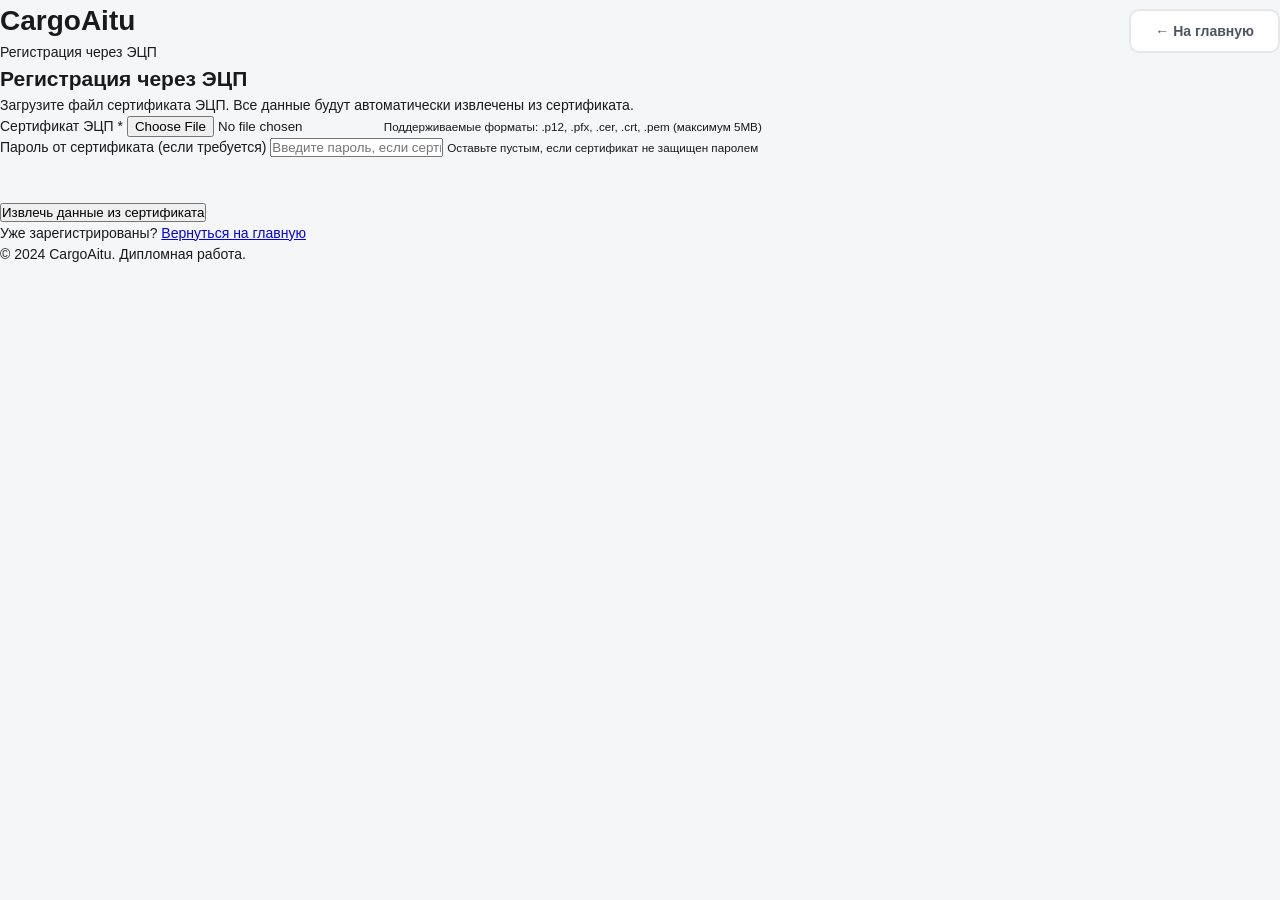
<file: frontend/register.html>
<!DOCTYPE html>
<html lang="ru">
<head>
    <meta charset="UTF-8">
    <meta name="viewport" content="width=device-width, initial-scale=1.0">
    <title>Регистрация - CargoAitu</title>
    
    <link rel="stylesheet" href="styles.css">
</head>
<body>
    <header>
        <div class="container">
            <div style="display: flex; justify-content: space-between; align-items: center;">
                <div>
                    <h1>CargoAitu</h1>
                    <p class="subtitle">Регистрация через ЭЦП</p>
                </div>
                <div>
                    <a href="index.html" class="btn btn-secondary" style="text-decoration: none;">← На главную</a>
                </div>
            </div>
        </div>
    </header>

    <main class="container">
        <section class="registration-section">
            <h2>Регистрация через ЭЦП</h2>
            <p class="section-description">
                Загрузите файл сертификата ЭЦП. Все данные будут автоматически извлечены из сертификата.
            </p>

            
            <div id="fileStep" class="form-step">
                <form id="certificateUploadForm" class="registration-form">
                    <div class="form-group">
                        <label for="ecpCertificate">Сертификат ЭЦП *</label>
                        <input type="file" id="ecpCertificate" name="ecpCertificate" required 
                               accept=".p12,.pfx,.cer,.crt,.pem">
                        <small class="file-hint">
                            Поддерживаемые форматы: .p12, .pfx, .cer, .crt, .pem (максимум 5MB)
                        </small>
                    </div>

                    <div class="form-group">
                        <label for="certificatePassword">Пароль от сертификата (если требуется)</label>
                        <input type="password" id="certificatePassword" name="certificatePassword" 
                               placeholder="Введите пароль, если сертификат защищен">
                        <small class="file-hint">
                            Оставьте пустым, если сертификат не защищен паролем
                        </small>
                    </div>

                    <div id="uploadMessage" class="form-message"></div>

                    <button type="submit" class="submit-btn" id="extractBtn">
                        <span id="extractText">Извлечь данные из сертификата</span>
                        <span id="extractLoader" class="loader" style="display: none;"></span>
                    </button>
                </form>
            </div>

            
            <div id="reviewStep" class="form-step" style="display: none;">
                <h3>Проверьте извлеченные данные:</h3>
                <div id="extractedData" class="extracted-data"></div>
                
                <div id="reviewMessage" class="form-message"></div>

                <div class="form-actions">
                    <button type="button" class="btn btn-secondary" id="backBtn">Назад</button>
                    <button type="button" class="btn btn-primary" id="confirmBtn">
                        <span id="confirmText">Подтвердить регистрацию</span>
                        <span id="confirmLoader" class="loader" style="display: none;"></span>
                    </button>
                </div>
            </div>

            <div class="form-footer">
                <p>Уже зарегистрированы? <a href="index.html">Вернуться на главную</a></p>
            </div>
        </section>
    </main>

    <footer>
        <div class="container">
            <p>&copy; 2024 CargoAitu. Дипломная работа.</p>
        </div>
    </footer>

    <script src="register.js?v=2"></script>
</body>
</html>
</file>
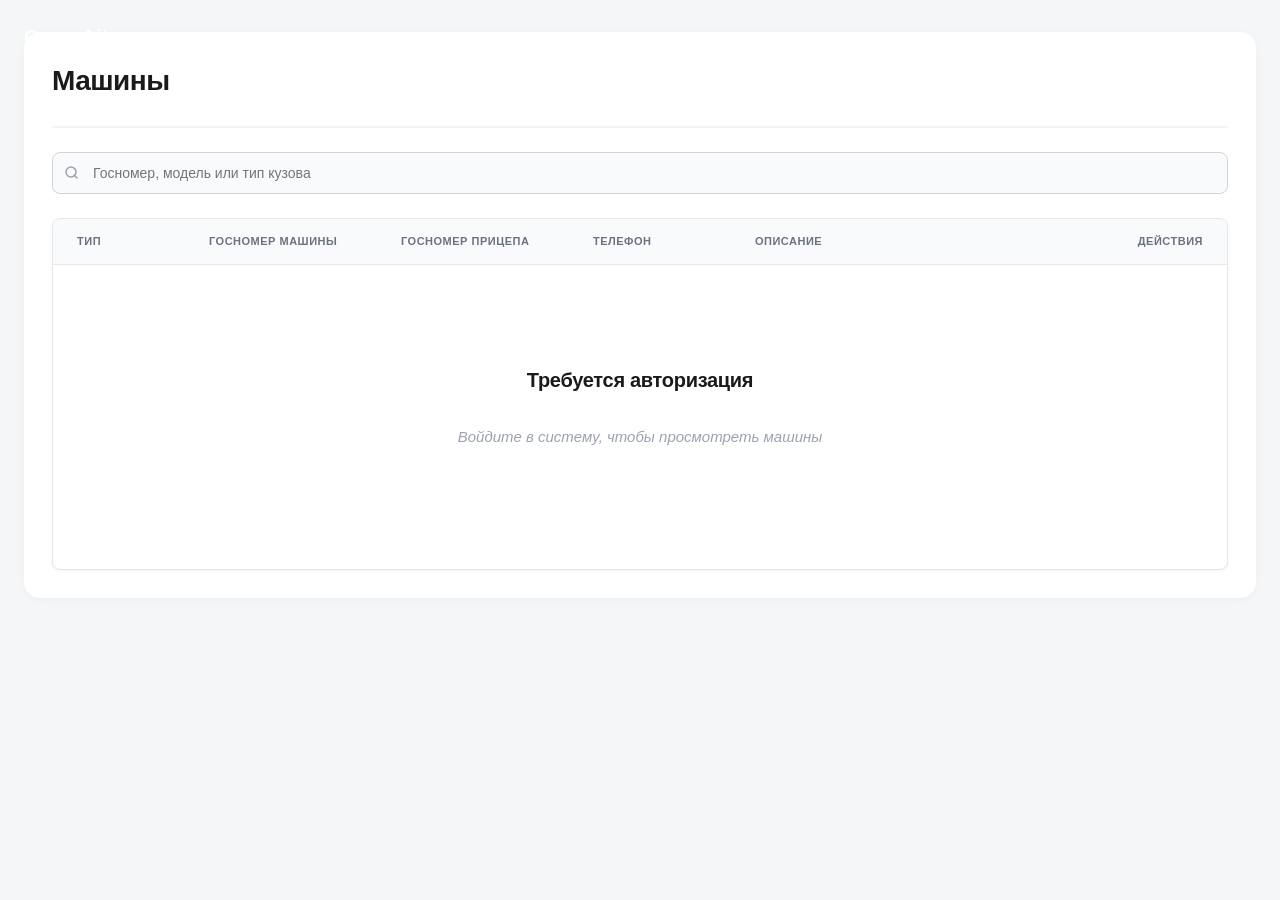
<file: frontend/trucks.html>
<!DOCTYPE html>
<html lang="ru" id="trucks-page">
<head>
  <meta charset="UTF-8" />
  <meta name="viewport" content="width=device-width, initial-scale=1.0">
  <title>Машины — CargoAitu</title>
  
  <link rel="stylesheet" href="styles.css?v=31" />
</head>
<body class="page-loading">

<header class="header">
  <div class="header-inner">
    <div class="logo">CargoAitu</div>
    <nav class="nav" id="mainNav">
      <a href="index.html" class="nav-item">Заявки</a>
      <a href="index.html#organizations" class="nav-item">Организации</a>
      <a href="index.html#partners" class="nav-item">Партнёры</a>
    </nav>
    <div class="header-actions">
      <div class="search">
        <svg width="16" height="16" viewBox="0 0 16 16" fill="none">
          <path d="M7 12A5 5 0 1 0 7 2a5 5 0 0 0 0 10zM13 13l-3-3" stroke="currentColor" stroke-width="1.5" stroke-linecap="round"/>
        </svg>
        <input type="text" placeholder="Найти заявку..." />
      </div>
      <div id="userHeaderInfo" class="user" style="display: none;">
        <div class="user-profile-trigger" id="userProfileTrigger">
          <span class="user-name-main" id="headerUserName">-</span>
          <span class="user-name-full" id="headerUserFullName">-</span>
          <svg class="user-caret" width="12" height="12" viewBox="0 0 12 12" fill="none">
            <path d="M2 4L6 8L10 4" stroke="currentColor" stroke-width="1.5" stroke-linecap="round" stroke-linejoin="round"/>
          </svg>
        </div>
        <div id="userProfileDropdown" class="user-profile-dropdown" style="display: none;">
          <div class="dropdown-header">
            <div class="dropdown-user-name" id="dropdownUserName">-</div>
            <div class="dropdown-user-role" id="dropdownUserRole">-</div>
          </div>
          <div class="dropdown-menu">
            <a href="trucks.html" class="dropdown-item">
              <span>Машины</span>
            </a>
            <a href="drivers.html" class="dropdown-item">
              <span>Водители</span>
            </a>
            <a href="messages.html" class="dropdown-item" id="messagesMenuItem">
              <span>Уведомления</span>
              <span class="dropdown-badge" id="messagesBadge" style="display: none;">0</span>
            </a>
            <a href="index.html" class="dropdown-item" onclick="event.preventDefault(); localStorage.setItem('openPaymentDetailsModal','true'); window.location.href='index.html';">
              <span>Платёжные реквизиты</span>
            </a>
            <a href="egov-company.html" class="dropdown-item" target="_blank" rel="noopener noreferrer">
              <span>Проверить компанию</span>
            </a>
            <div class="dropdown-divider"></div>
            <a href="#" class="dropdown-item dropdown-item-danger" id="logoutMenuItem">
              <span>Выйти</span>
            </a>
          </div>
        </div>
      </div>
      <div id="headerAuthButtons">
        <a href="login.html" class="btn-login">Войти</a>
      </div>
    </div>
  </div>
</header>

<main class="main">
  <div class="content">
    <div class="drivers-section">
      <div class="drivers-header">
        <h1 class="drivers-title">Машины</h1>
        <button class="btn-create" onclick="openAddVehicleModal()">
          <span class="btn-icon">+</span>
          Добавить машину
        </button>
      </div>
      
      <div class="drivers-search">
        <svg width="16" height="16" viewBox="0 0 16 16" fill="none">
          <path d="M7 12A5 5 0 1 0 7 2a5 5 0 0 0 0 10zM13 13l-3-3" stroke="currentColor" stroke-width="1.5" stroke-linecap="round"/>
        </svg>
        <input type="text" id="vehicleSearch" placeholder="Госномер, модель или тип кузова" />
      </div>
      
      <div class="table-wrapper">
        <div class="table-header">
          <div>Тип</div>
          <div>Госномер машины</div>
          <div>Госномер прицепа</div>
          <div>Телефон</div>
          <div>Описание</div>
          <div>Действия</div>
        </div>
        <div id="vehiclesTableBody" class="table-body">
          <div class="empty">
            <div class="empty-icon"></div>
            <div class="empty-title">Нет машин</div>
            <div class="empty-text">Добавьте первую машину</div>
          </div>
        </div>
      </div>
    </div>
  </div>
</main>


<div id="addVehicleModal" class="modal" style="display: none;">
  <div class="modal-content modal-large">
    <div class="modal-header">
      <h2>Добавить машину</h2>
      <button class="modal-close" onclick="closeAddVehicleModal()">&times;</button>
    </div>
    
    <form id="addVehicleForm" onsubmit="submitVehicle(event)">
      <div class="form-section">
        <div class="form-section-title">Транспортное средство</div>
        <div class="form-grid">
          <div class="form-field">
            <label>Состав ТС <span class="required">*</span></label>
            <select id="vehicleComposition" required onchange="updateVehicleForm()">
              <option value="">Выберите состав</option>
            </select>
          </div>
          <div class="form-field">
            <label>Тип кузова <span class="required">*</span></label>
            <select id="cargoBodyType" required>
              <option value="">Выберите тип кузова</option>
            </select>
          </div>
        </div>
      </div>
      
      <div class="form-section">
        <div class="form-section-title">Фактический перевозчик</div>
        <div class="form-grid">
          <div class="form-field">
            <label>Фактический перевозчик</label>
            <select id="actualCarrier" onchange="updateCarrierInfo()">
              <option value="Моя организация">Моя организация</option>
              <option value="Сторонняя организация">Сторонняя организация</option>
            </select>
          </div>
          <div class="form-field">
            <label>Страна регистрации фактического перевозчика</label>
            <input type="text" id="carrierRegistrationCountry" value="Казахстан" />
          </div>
        </div>
        <div class="form-info-text" id="carrierInfoText" style="margin-top: 12px; font-size: 13px; color: #6b7280; line-height: 1.6;">
          Выберите «Моя организация», если транспортное средство принадлежит вам, находится в аренде или лизинге (с экипажем или без). Выберите «Сторонняя организация», если транспортное средство участвует в договорах перевозки или экспедирования.
        </div>
      </div>
      
      <div class="form-section" id="capacitySection">
        <div class="form-section-title">Грузоподъёмность</div>
        <div class="form-grid">
          <div class="form-field">
            <label>Тоннаж, т</label>
            <input type="number" id="tonnage" step="0.01" />
          </div>
          <div class="form-field">
            <label>Кубатура, м³</label>
            <input type="number" id="volume" step="0.01" />
          </div>
        </div>
      </div>
      
      <div class="form-section" id="trailerSection">
        <div class="form-section-title">Полуприцеп</div>
        <div class="form-grid">
          <div class="form-field">
            <label>Регистрация</label>
            <input type="text" id="trailerRegistration" placeholder="Q Страна" />
          </div>
          <div class="form-field">
            <label>Госномер</label>
            <input type="text" id="trailerLicensePlate" />
          </div>
          <div class="form-field">
            <label>Марка</label>
            <select id="trailerBrandSelect"></select>
            <input type="text" id="trailerBrandOther" placeholder="Укажите марку" style="display: none; margin-top: 8px;" />
          </div>
        </div>
      </div>
      
      <div class="form-section" id="tractorSection">
        <div class="form-section-title">Тягач</div>
        <div class="form-grid">
          <div class="form-field">
            <label>Регистрация</label>
            <input type="text" id="tractorRegistration" placeholder="Q Страна" />
          </div>
          <div class="form-field">
            <label>Госномер</label>
            <input type="text" id="tractorLicensePlate" />
          </div>
          <div class="form-field">
            <label>Марка</label>
            <select id="tractorBrandSelect"></select>
            <input type="text" id="tractorBrandOther" placeholder="Укажите марку" style="display: none; margin-top: 8px;" />
          </div>
        </div>
      </div>
      
      <div class="form-section" id="phoneSection" style="display: none;">
        <div class="form-field full-width">
          <a href="#" class="link-add-phone" onclick="togglePhoneSection(event)">
            + Дополнить номером телефона в машине
          </a>
          <div id="phoneInputContainer" style="display: none; margin-top: 12px;">
            <input type="tel" id="vehiclePhone" placeholder="+7 (___) ___-__-__" />
          </div>
        </div>
      </div>
      
      <div class="modal-actions">
        <button type="button" class="btn-secondary" onclick="closeAddVehicleModal()">Отменить</button>
        <button type="submit" class="btn-login">Добавить</button>
      </div>
    </form>
  </div>
</div>


<div class="modal" id="logoutConfirmModal" style="display: none;">
  <div class="modal-content modal-content-sm">
    <div class="modal-header">
      <h2>Подтверждение выхода</h2>
      <button class="modal-close" onclick="closeLogoutConfirmModal()">
        <svg width="20" height="20" viewBox="0 0 20 20" fill="none" xmlns="http://www.w3.org/2000/svg">
          <path d="M15 5L5 15M5 5L15 15" stroke="currentColor" stroke-width="2" stroke-linecap="round" stroke-linejoin="round"/>
        </svg>
      </button>
    </div>
    <div class="modal-body">
      <p>Вы уверены, что хотите выйти из системы?</p>
    </div>
    <div class="modal-actions">
      <button type="button" class="btn-secondary" onclick="closeLogoutConfirmModal()">Отмена</button>
      <button type="button" class="btn-danger" id="confirmLogoutBtn">Выйти</button>
    </div>
  </div>
</div>

<script src="page-transitions.js?v=1"></script>
<script src="script.js?v=4"></script>
<script src="toast.js?v=1"></script>
<script src="notifications.js?v=6"></script>
<script src="data/vehicle-brands.js?v=1"></script>
<script src="trucks.js?v=2"></script>
</body>
</html>
</file>
<file: frontend/styles.css>
:root {
  --text-primary: #111827;
  --text-secondary: #6b7280;
  --text-muted: #9ca3af;
  --surface: #ffffff;
  --surface-muted: #f9fafb;
  --surface-subtle: #fafbfc;
  --border-subtle: #e5e7eb;
  --border-light: #f3f4f6;
  --accent: #0066cc;
  --accent-hover: #0052a3;
  --accent-soft: rgba(0, 102, 204, 0.1);
  --success: #10b981;
  --success-hover: #059669;
}

* {
  margin: 0;
  padding: 0;
  box-sizing: border-box;
}

html, body {
  height: 100%;
}

body {
  font-family: -apple-system, BlinkMacSystemFont, 'Segoe UI', 'Roboto', 'Helvetica Neue', Arial, sans-serif;
  background: #f5f6f8;
  color: #1a1a1a;
  line-height: 1.5;
  font-size: 14px;
  -webkit-font-smoothing: antialiased;
  
  
  backface-visibility: hidden;
  -webkit-backface-visibility: hidden;
  
  transition: opacity 0.4s cubic-bezier(0.25, 0.46, 0.45, 0.94);
}


.btn-create {
  
  visibility: visible;
}


body:not(.authenticated) .btn-create {
  visibility: hidden;
}

body.page-loading {
  opacity: 0;
  
}

body.page-loaded {
  opacity: 1;
  will-change: auto;
}

body.page-exit {
  opacity: 0;
  transition: opacity 0.3s cubic-bezier(0.55, 0.06, 0.68, 0.19);
  
}


#createRequestMap,
#detailRequestMap {
  width: 100%;
  height: 400px;
  border-radius: 8px;
  border: 1px solid #e5e7eb;
  background: #f3f4f6;
  margin-top: 10px;
}

#createRequestMap.loading,
#detailRequestMap.loading {
  display: flex;
  align-items: center;
  justify-content: center;
  color: #6b7280;
  font-size: 14px;
}


@media (prefers-reduced-motion: reduce) {
  body,
  body.page-loading,
  body.page-loaded,
  body.page-exit {
    transition: none;
    animation: none;
    transform: none;
    opacity: 1;
    filter: none;
  }
}


body.landing-page-active {
  display: flex;
  flex-direction: column;
}


.header {
  background: #0066cc;
  border-bottom: 1px solid #0052a3;
  padding: 0;
  box-shadow: 0 2px 8px rgba(0, 0, 0, 0.1);
  position: relative;
  z-index: 100;
  transition: all 0.3s;
  
  min-height: 64px;
  
  contain: layout;
}

.header.landing-header {
  background: transparent;
  box-shadow: none;
  position: absolute;
  top: 0;
  left: 0;
  right: 0;
}

.header-inner {
  max-width: 1400px;
  margin: 0 auto;
  padding: 16px 24px;
  display: flex;
  align-items: center;
  gap: 32px;
  
  min-height: 64px;
  
  contain: layout;
}

.logo {
  font-size: 20px;
  font-weight: 700;
  color: #ffffff;
  white-space: nowrap;
}

.nav {
  display: flex;
  gap: 0;
  flex: 1;
  flex-wrap: wrap;
  align-items: center;
  min-width: 0;
}

.nav-item {
  flex-shrink: 0;
  padding: 8px 16px;
  color: rgba(255, 255, 255, 0.8);
  text-decoration: none;
  font-weight: 500;
  font-size: 14px;
  transition: color 0.2s;
  border-bottom: 2px solid transparent;
  margin-bottom: -1px;
}

.nav-item:hover {
  color: #ffffff;
}

.nav-item.active {
  color: #ffffff;
  border-bottom-color: #ffffff;
}

.header-actions {
  display: flex;
  align-items: center;
  gap: 16px;
  
  min-height: 40px;
  
  contain: layout;
}

.search {
  position: relative;
  display: flex;
  align-items: center;
  
  min-width: 280px;
  min-height: 36px;
  
  contain: layout;
  
  visibility: visible;
  opacity: 1;
  pointer-events: auto;
}


html:not(.authenticated) .search,
body:not(.authenticated) .search {
  visibility: hidden;
  
  position: relative;
  opacity: 0;
  pointer-events: none;
}

html.authenticated .search,
body.authenticated .search {
  visibility: visible;
  opacity: 1;
  pointer-events: auto;
}

.search svg {
  position: absolute;
  left: 12px;
  color: #9ca3af;
  pointer-events: none;
}

.search input {
  padding: 8px 40px 8px 36px;
  border: 1px solid rgba(255, 255, 255, 0.2);
  border-radius: 6px;
  font-size: 14px;
  width: 280px;
  
  min-width: 280px;
  max-width: 280px;
  
  height: 36px;
  min-height: 36px;
  background: rgba(255, 255, 255, 0.15);
  color: #ffffff;
  transition: all 0.2s;
  box-sizing: border-box;
}

.search input::placeholder {
  color: rgba(255, 255, 255, 0.7);
}

.search input:focus {
  outline: none;
  border-color: rgba(255, 255, 255, 0.4);
  background: rgba(255, 255, 255, 0.25);
  box-shadow: 0 0 0 3px rgba(255, 255, 255, 0.1);
}

.search svg {
  color: rgba(255, 255, 255, 0.7);
}

.search-clear {
  position: absolute;
  right: 8px;
  top: 50%;
  transform: translateY(-50%);
  width: 24px;
  height: 24px;
  border: none;
  background: transparent;
  cursor: pointer;
  color: rgba(255, 255, 255, 0.7);
  display: flex;
  align-items: center;
  justify-content: center;
  border-radius: 6px;
  transition: all 0.2s ease;
  padding: 0;
  z-index: 1;
}

.search-clear:hover {
  background: rgba(255, 255, 255, 0.2);
  color: #ffffff;
}

.user {
  position: relative;
}

.user-profile-trigger {
  display: flex;
  flex-direction: column;
  align-items: flex-end;
  padding: 8px 12px;
  cursor: pointer;
  border-radius: 8px;
  transition: background 0.2s;
  position: relative;
  min-width: 120px;
}

.user-profile-trigger:hover {
  background: rgba(255, 255, 255, 0.1);
}

.user-name-main {
  font-size: 15px;
  font-weight: 600;
  color: #ffffff;
  line-height: 1.4;
}

.user-name-full {
  font-size: 12px;
  color: rgba(255, 255, 255, 0.8);
  line-height: 1.3;
  margin-top: 2px;
}

.user-caret {
  position: absolute;
  right: 8px;
  top: 50%;
  transform: translateY(-50%);
  color: rgba(255, 255, 255, 0.7);
  transition: transform 0.2s;
}

.user-profile-trigger:hover .user-caret {
  transform: translateY(-50%) rotate(180deg);
}

.user-profile-dropdown {
  position: absolute;
  top: calc(100% + 8px);
  right: 0;
  background: #ffffff;
  border-radius: 8px;
  box-shadow: 0 4px 12px rgba(0, 0, 0, 0.1);
  border: 1px solid #e5e7eb;
  min-width: 260px;
  max-width: 300px;
  z-index: 1000;
  overflow: hidden;
  animation: slideDown 0.2s ease-out;
}

@media (max-width: 768px) {
  .user-profile-dropdown {
    right: -20px;
    min-width: 260px;
  }
}

@keyframes slideDown {
  from {
    opacity: 0;
    transform: translateY(-4px);
  }
  to {
    opacity: 1;
    transform: translateY(0);
  }
}

.dropdown-header {
  padding: 14px 16px;
  background: #ffffff;
  border-bottom: 1px solid #f3f4f6;
}

.dropdown-user-name {
  font-size: 15px;
  font-weight: 600;
  color: #1a1a1a;
  margin-bottom: 3px;
}

.dropdown-user-role {
  font-size: 12px;
  color: #6b7280;
}

.dropdown-menu {
  padding: 4px 0;
}

.dropdown-item {
  display: flex;
  align-items: center;
  padding: 10px 16px;
  color: #374151;
  text-decoration: none;
  font-size: 14px;
  transition: background 0.15s;
  position: relative;
  gap: 12px;
  font-weight: 400;
}

.dropdown-item:hover {
  background: #f9fafb;
}

.dropdown-icon {
  display: none;
}

.dropdown-badge {
  margin-left: auto;
  background: #e5e7eb;
  color: #374151;
  font-size: 11px;
  font-weight: 600;
  padding: 2px 6px;
  border-radius: 10px;
  min-width: 18px;
  text-align: center;
}

.dropdown-divider {
  height: 1px;
  background: #f3f4f6;
  margin: 6px 0;
}

.dropdown-item-danger {
  color: #6b7280;
}

.dropdown-item-danger:hover {
  background: #f9fafb;
  color: #374151;
}

.btn-login {
  padding: 10px 24px;
  background: linear-gradient(135deg, #0066cc 0%, #0052a3 100%);
  color: #fff;
  text-decoration: none;
  border-radius: 10px;
  font-weight: 600;
  font-size: 14px;
  transition: all 0.2s;
  border: none;
  cursor: pointer;
  display: inline-flex;
  align-items: center;
  justify-content: center;
  box-shadow: 0 2px 8px rgba(0, 102, 204, 0.25);
}

.btn-login:hover {
  transform: translateY(-1px);
  box-shadow: 0 4px 12px rgba(0, 102, 204, 0.35);
}

.btn-login:active {
  transform: translateY(0);
}


.main {
  padding: 32px 24px;
  background: #f5f6f8;
  width: 100%;
  box-sizing: border-box;
  
  contain: layout paint;
}


.page {
  min-height: 0;
}


.page-hidden {
  opacity: 0;
  pointer-events: none;
  position: absolute;
  inset: 0;
  min-height: 0;
}


.page-visible {
  opacity: 1;
  pointer-events: auto;
  position: relative;
}


#mainContent {
  
  display: block !important;
  min-height: 0;
  
  contain: layout paint;
}


body.landing-page-active .page {
  opacity: 0;
  pointer-events: none;
  position: absolute;
  inset: 0;
  min-height: 0;
}


body.login-page .main.login-main {
  padding: 40px 24px;
  background: transparent;
}

.content {
  max-width: 1400px;
  margin: 0 auto;
}

#mainContent .content {
  max-width: 1280px;
  padding-left: 20px;
  padding-right: 20px;
}


.filters {
  background: #ffffff;
  border: 1px solid #e5e7eb;
  border-radius: 12px;
  padding: 24px;
  margin-bottom: 24px;
  box-shadow: 0 1px 3px rgba(0, 0, 0, 0.05);
  transition: box-shadow 0.2s ease;
  
  min-height: 140px;
  
  contain: layout;
}

.filters:hover {
  box-shadow: 0 2px 6px rgba(0, 0, 0, 0.08);
}

.filters-header {
  display: flex;
  justify-content: space-between;
  align-items: center;
  margin-bottom: 20px;
  
  min-height: 60px;
  
  contain: layout;
}

.filters-title-section {
  flex: 1;
}

.filters-title {
  margin: 0 0 4px 0;
  font-size: 22px;
  font-weight: 600;
  color: #111827;
  letter-spacing: -0.3px;
}

.filters-subtitle {
  margin: 0;
  font-size: 14px;
  color: #6b7280;
  font-weight: 400;
}

.filters-subtitle--market {
  font-size: 13px;
  line-height: 1.4;
  color: #64748b;
  margin-bottom: 4px;
}

.market-result-count {
  margin: 0;
  font-size: 13px;
  font-weight: 600;
  color: #0f172a;
  letter-spacing: -0.02em;
}

.btn-create {
  display: flex;
  align-items: center;
  gap: 8px;
  padding: 10px 20px;
  background: #0066cc;
  color: #fff;
  border: none;
  border-radius: 8px;
  font-weight: 500;
  font-size: 14px;
  cursor: pointer;
  transition: all 0.2s ease;
  white-space: nowrap;
  box-shadow: 0 1px 3px rgba(0, 102, 204, 0.2);
  
  min-height: 36px;
  min-width: 160px;
  
  contain: layout;
  
  visibility: visible;
}


body:not(.authenticated) .btn-create {
  visibility: hidden;
}

.btn-create.visible {
  visibility: visible;
}

.btn-create:hover {
  background: #0052a3;
  box-shadow: 0 2px 6px rgba(0, 102, 204, 0.3);
  transform: translateY(-1px);
}

.btn-create:active {
  background: #004080;
  transform: translateY(0);
  box-shadow: 0 1px 2px rgba(0, 102, 204, 0.2);
}

.btn-icon {
  font-size: 18px;
  font-weight: 700;
  line-height: 1;
}

.filters-row {
  display: grid;
  grid-template-columns: repeat(6, 1fr);
  gap: 20px;
  margin-bottom: 20px;
}

.filter-field {
  display: flex;
  flex-direction: column;
  gap: 8px;
}

.filter-field label {
  font-size: 13px;
  font-weight: 600;
  color: #374151;
  letter-spacing: -0.1px;
}

.filter-field input {
  padding: 12px 16px;
  border: 2px solid #e5e7eb;
  border-radius: 10px;
  font-size: 14px;
  transition: all 0.2s;
  background: #fff;
  color: #1a1a1a;
}

.filter-field input:hover {
  border-color: #d1d5db;
}

.filter-field input:focus {
  outline: none;
  border-color: #0066cc;
  box-shadow: 0 0 0 4px rgba(0, 102, 204, 0.1);
  background: #fafbfc;
}

.filter-field input::placeholder {
  color: #9ca3af;
}

.btn-update {
  display: flex;
  align-items: center;
  justify-content: center;
  gap: 6px;
  padding: 12px 20px;
  background: #f9fafb;
  border: 2px solid #e5e7eb;
  border-radius: 10px;
  font-weight: 600;
  font-size: 14px;
  cursor: pointer;
  transition: all 0.2s;
  color: #4b5563;
  height: 100%;
}

.btn-update:hover {
  background: #f3f4f6;
  border-color: #d1d5db;
  color: #1a1a1a;
  transform: translateY(-1px);
}

.btn-update span {
  font-size: 16px;
}

.filter-tags {
  display: flex;
  gap: 8px;
  flex-wrap: wrap;
}

.tag {
  padding: 6px 16px;
  background: #f9fafb;
  border: 1px solid #e5e7eb;
  border-radius: 6px;
  font-size: 13px;
  font-weight: 500;
  color: #374151;
  cursor: pointer;
  transition: all 0.2s ease;
  white-space: nowrap;
}

.tag:hover {
  background: #f3f4f6;
  border-color: #d1d5db;
  color: #111827;
  transform: translateY(-1px);
}

.tag.active {
  background: #0066cc;
  color: #fff;
  border-color: #0066cc;
  box-shadow: 0 1px 3px rgba(0, 102, 204, 0.3);
}


.filters--marketplace {
  min-height: 0;
  box-shadow: 0 4px 24px rgba(15, 23, 42, 0.06);
  border: 1px solid #e8eaef;
  background: linear-gradient(180deg, #ffffff 0%, #fafbfc 100%);
}

.filters-header--market {
  align-items: flex-start;
  gap: 16px;
  flex-wrap: wrap;
  padding-bottom: 4px;
  border-bottom: 1px solid #eef0f4;
  margin-bottom: 16px;
}

.filters-title-row {
  display: flex;
  align-items: center;
  gap: 10px;
  flex-wrap: wrap;
}

.market-help-trigger {
  flex-shrink: 0;
  width: 26px;
  height: 26px;
  border-radius: 999px;
  border: 1px solid #e5e7eb;
  background: #f9fafb;
  color: #6b7280;
  font-size: 13px;
  font-weight: 700;
  cursor: help;
  line-height: 1;
  transition: background 0.2s, color 0.2s, border-color 0.2s;
}

.market-help-trigger:hover {
  background: #eff6ff;
  color: #1d4ed8;
  border-color: #bfdbfe;
}

.filters-header-actions {
  display: flex;
  align-items: center;
  gap: 12px;
}

.btn-create--hero {
  padding: 13px 24px;
  font-size: 15px;
  font-weight: 700;
  border-radius: 11px;
  box-shadow: 0 4px 18px rgba(0, 102, 204, 0.4);
  background: linear-gradient(180deg, #0a7fff 0%, #0066cc 100%);
  border: 1px solid rgba(255, 255, 255, 0.2);
  transition: transform 0.2s ease, box-shadow 0.2s ease, filter 0.2s ease;
}

.filters--marketplace .filters-header-actions .btn-create--hero {
  position: sticky;
  top: 72px;
  z-index: 34;
  flex-shrink: 0;
}

.btn-create--hero:hover {
  transform: translateY(-2px);
  box-shadow: 0 8px 28px rgba(0, 102, 204, 0.48);
  filter: brightness(1.03);
}

.btn-create--hero:active {
  transform: translateY(0);
  filter: brightness(0.98);
}

.market-sticky-stack {
  position: sticky;
  top: 64px;
  z-index: 20;
  margin: 0 -8px 16px;
  padding: 8px 8px 12px;
  background: linear-gradient(180deg, rgba(250, 251, 252, 0.98) 0%, rgba(250, 251, 252, 0.98) 88%, transparent 100%);
  border-radius: 0 0 12px 12px;
}

.market-controls-row {
  display: flex;
  flex-wrap: wrap;
  align-items: center;
  gap: 10px;
  margin-top: 12px;
}

.market-filters-toggle {
  display: inline-flex;
  align-items: center;
  gap: 8px;
  padding: 10px 16px;
  border-radius: 10px;
  border: 1px solid #e5e7eb;
  background: #fff;
  font-size: 14px;
  font-weight: 600;
  color: #374151;
  cursor: pointer;
  transition: background 0.2s, border-color 0.2s, box-shadow 0.2s;
  box-shadow: 0 1px 2px rgba(15, 23, 42, 0.04);
}

.market-filters-toggle:hover {
  border-color: #cbd5e1;
  background: #f8fafc;
}

.market-filters-toggle-chevron {
  font-size: 10px;
  opacity: 0.7;
}

.market-quick-chips {
  display: flex;
  flex-wrap: wrap;
  gap: 8px;
  flex: 1;
  min-width: 0;
  align-items: center;
}

.market-quick-chip {
  padding: 8px 12px;
  border-radius: 999px;
  border: 1px solid #e5e7eb;
  background: #fff;
  font-size: 14px;
  font-weight: 500;
  color: #4b5563;
  cursor: pointer;
  transition: background 0.2s, border-color 0.2s, color 0.2s, box-shadow 0.2s;
  white-space: nowrap;
}

.market-quick-chip:hover {
  border-color: #0066cc;
  color: #0066cc;
  background: #f0f7ff;
}

.market-quick-chip--active {
  border-color: #0066cc;
  background: #e8f2ff;
  color: #1d4ed8;
  font-weight: 600;
}

.refresh-indicator--market {
  display: inline-flex;
  align-items: center;
  justify-content: center;
  width: 36px;
  height: 36px;
  border-radius: 10px;
  border: 1px solid #e5e7eb;
  background: #f9fafb;
  color: #6b7280;
  transition: color 0.2s, border-color 0.2s, background 0.2s;
}

.refresh-indicator--market.refreshing {
  color: #0066cc;
  border-color: rgba(0, 102, 204, 0.35);
  background: rgba(0, 102, 204, 0.06);
  animation: market-spin 0.9s linear infinite;
}

@keyframes market-spin {
  to {
    transform: rotate(360deg);
  }
}

.market-tabs {
  display: flex;
  flex-wrap: wrap;
  gap: 8px;
  margin-bottom: 16px;
  padding: 4px;
  background: #f3f4f6;
  border-radius: 12px;
  border: 1px solid #e5e7eb;
}

.market-tab {
  flex: 1 1 auto;
  min-width: 0;
  padding: 10px 14px;
  border: none;
  border-radius: 10px;
  background: transparent;
  font-size: 14px;
  font-weight: 600;
  color: #4b5563;
  cursor: pointer;
  transition: background 0.2s, color 0.2s, box-shadow 0.2s;
}

.market-tab:hover {
  color: #111827;
  background: rgba(255, 255, 255, 0.65);
}

.market-tab--active {
  background: #fff;
  color: #0066cc;
  box-shadow: 0 1px 4px rgba(15, 23, 42, 0.08);
}

.market-filters-panel {
  margin-bottom: 0;
}

.market-filters-panel.market-filters-panel--collapsed {
  display: none;
}

.market-filters-inner {
  padding: 16px 18px;
  border-radius: 12px;
  border: 1px solid #e8eaef;
  background: #f9fafb;
  box-shadow: inset 0 1px 0 rgba(255, 255, 255, 0.8);
}

.market-filter-group {
  margin-bottom: 14px;
}

.market-filter-group:last-of-type {
  margin-bottom: 10px;
}

.market-filter-group-title {
  font-size: 11px;
  font-weight: 700;
  text-transform: uppercase;
  letter-spacing: 0.06em;
  color: #9ca3af;
  margin-bottom: 8px;
}

.market-filter-actions {
  display: flex;
  justify-content: flex-end;
  padding-top: 4px;
}

.market-filters-row {
  display: grid;
  grid-template-columns: repeat(auto-fill, minmax(140px, 1fr));
  gap: 10px;
  align-items: end;
}

.market-filters-row--pair {
  grid-template-columns: repeat(2, minmax(0, 1fr));
  max-width: 420px;
}

.market-filter-field {
  display: flex;
  flex-direction: column;
  gap: 6px;
  min-width: 0;
}

.market-filter-field--narrow {
  max-width: 160px;
}

.market-filter-label {
  font-size: 12px;
  font-weight: 600;
  color: #6b7280;
  letter-spacing: 0.02em;
}

.market-filter-input {
  width: 100%;
  padding: 8px 10px;
  border: 1px solid #e5e7eb;
  border-radius: 8px;
  font-size: 14px;
  background: #fff;
  transition: border-color 0.2s, box-shadow 0.2s;
}

.market-filter-input:hover {
  border-color: #d1d5db;
}

.market-filter-input:focus {
  outline: none;
  border-color: #0066cc;
  box-shadow: 0 0 0 3px rgba(0, 102, 204, 0.12);
}

.market-filter-reset {
  padding: 8px 14px;
  border-radius: 8px;
  border: 1px solid #e5e7eb;
  background: #fff;
  font-size: 13px;
  font-weight: 600;
  color: #6b7280;
  cursor: pointer;
  transition: background 0.2s, border-color 0.2s, color 0.2s;
}

.market-filter-reset:hover {
  background: #f3f4f6;
  border-color: #d1d5db;
  color: #111827;
}

.requests-grid-wrap {
  position: relative;
}

.requests-grid-skeleton {
  display: grid;
  grid-template-columns: repeat(3, minmax(0, 1fr));
  gap: 20px;
  margin-bottom: 16px;
}

@media (max-width: 1100px) {
  .requests-grid-skeleton {
    grid-template-columns: repeat(2, minmax(0, 1fr));
  }
}

.requests-grid-skeleton.hidden {
  display: none;
}

.request-card-skeleton {
  min-height: 180px;
  border-radius: 14px;
  background: linear-gradient(90deg, #f3f4f6 0%, #eceff3 50%, #f3f4f6 100%);
  background-size: 200% 100%;
  animation: market-shimmer 1.2s ease-in-out infinite;
  border: 1px solid #e5e7eb;
}

@keyframes market-shimmer {
  0% {
    background-position: 100% 0;
  }
  100% {
    background-position: -100% 0;
  }
}

.requests-grid {
  display: grid;
  grid-template-columns: repeat(3, minmax(0, 1fr));
  gap: 20px;
  align-content: start;
  min-height: 120px;
  padding-top: 4px;
}

@media (max-width: 1100px) {
  .requests-grid {
    grid-template-columns: repeat(2, minmax(0, 1fr));
  }
}

.market-filters-panel:not(.market-filters-panel--collapsed) {
  margin-bottom: 16px;
}

.request-card-wrapper {
  position: relative;
  display: flex;
  border-radius: 16px;
  overflow: hidden;
  background: #fff;
  border: 1px solid #e8eaef;
  box-shadow: 0 1px 3px rgba(15, 23, 42, 0.06);
  transition: box-shadow 0.2s ease, border-color 0.2s ease, transform 0.12s ease, background 0.2s ease;
  outline: none;
}

.request-card-wrapper--mine {
  background: linear-gradient(145deg, #eef6ff 0%, #ffffff 55%, #ffffff 100%);
  border-color: rgba(0, 102, 204, 0.32);
  box-shadow: 0 2px 10px rgba(0, 102, 204, 0.09);
}

.request-card-wrapper--market {
  background: #fff;
  border-color: #e2e8f0;
}

.request-card-wrapper:hover {
  box-shadow: 0 10px 28px rgba(15, 23, 42, 0.1);
  border-color: #cbd5e1;
}

.request-card-wrapper--mine:hover {
  box-shadow: 0 12px 32px rgba(0, 102, 204, 0.18);
  border-color: rgba(0, 102, 204, 0.5);
}

.request-card-wrapper:focus-within {
  border-color: #0066cc;
  box-shadow: 0 0 0 3px rgba(0, 102, 204, 0.18), 0 8px 24px rgba(15, 23, 42, 0.08);
}

.request-card-wrapper--mine:focus-within {
  border-color: #0052a3;
  box-shadow: 0 0 0 3px rgba(0, 102, 204, 0.22), 0 10px 28px rgba(0, 102, 204, 0.15);
}

.request-card-wrapper:active {
  transform: translateY(1px);
}

.request-card {
  flex: 1;
  min-width: 0;
  padding: 17px 16px;
  cursor: pointer;
  background: #fff;
  transition: background 0.2s ease;
}

.request-card-wrapper:hover .request-card {
  background: #fafbfc;
}

.request-card-wrapper--mine .request-card {
  background: transparent;
}

.request-card-wrapper--mine:hover .request-card {
  background: rgba(255, 255, 255, 0.65);
}

.request-card-wrapper.swiped .request-card {
  transform: translateX(-80px);
}

.request-card-delete {
  position: absolute;
  right: 0;
  top: 0;
  bottom: 0;
  width: 72px;
  display: flex;
  align-items: center;
  justify-content: center;
  background: linear-gradient(180deg, #fee2e2 0%, #fecaca 100%);
  opacity: 0;
  pointer-events: none;
  transition: opacity 0.2s;
}

.request-card-wrapper.swiped .request-card-delete {
  opacity: 1;
  pointer-events: auto;
}

.request-card__top {
  display: flex;
  justify-content: space-between;
  align-items: flex-start;
  gap: 10px;
  margin-bottom: 10px;
}

.request-card__labels {
  display: flex;
  flex-wrap: wrap;
  gap: 6px;
}

.request-card__pill {
  display: inline-flex;
  align-items: center;
  padding: 4px 10px;
  border-radius: 999px;
  font-size: 11px;
  font-weight: 600;
  letter-spacing: 0.02em;
  line-height: 1.3;
}

.request-card__pill--role-owner {
  background: #dbeafe;
  color: #1e40af;
  border: 1px solid #93c5fd;
}

.request-card__pill--role-market {
  background: #f1f5f9;
  color: #475569;
  border: 1px solid #e2e8f0;
}

.request-card__pill--bids {
  background: #ecfdf5;
  color: #047857;
}

.request-card__pill--status {
  font-size: 11px;
}

.request-card__pill--status-active {
  background: #ecfdf5;
  color: #047857;
  border: 1px solid #a7f3d0;
}

.request-card__pill--status-in_progress {
  background: #fffbeb;
  color: #b45309;
  border: 1px solid #fde68a;
}

.request-card__pill--status-awaiting_carrier_confirmation {
  background: #fffbeb;
  color: #b45309;
  border: 1px solid #fde68a;
}

.request-card__pill--status-completed {
  background: #f3f4f6;
  color: #4b5563;
  border: 1px solid #e5e7eb;
}

.request-card__pill--status-cancelled {
  background: #fef2f2;
  color: #b91c1c;
  border: 1px solid #fecaca;
}

.request-card__pill--status-other {
  background: #f8fafc;
  color: #475569;
  border: 1px solid #e2e8f0;
}

.request-card__top-actions {
  flex-shrink: 0;
}

.request-card__id {
  font-size: 12px;
  font-weight: 600;
  color: #9ca3af;
}

.request-card__icon-del {
  display: inline-flex;
  align-items: center;
  justify-content: center;
  width: 34px;
  height: 34px;
  border: none;
  border-radius: 10px;
  background: #f9fafb;
  color: #9ca3af;
  cursor: pointer;
  transition: background 0.2s, color 0.2s;
}

.request-card__icon-del:hover {
  background: #fee2e2;
  color: #b91c1c;
}

.request-card__hero {
  display: grid;
  grid-template-columns: max-content minmax(0, 1fr);
  gap: 10px 20px;
  align-items: start;
  margin-bottom: 10px;
  padding-bottom: 10px;
  border-bottom: 1px solid #f1f5f9;
}

.request-card__route-col {
  min-width: 0;
}

.request-card__price-col {
  flex-shrink: 0;
  text-align: left;
  min-width: max-content;
  display: flex;
  flex-direction: column;
  align-items: flex-start;
  gap: 3px;
}

.request-card__price-label {
  font-size: 12px;
  font-weight: 500;
  letter-spacing: 0.01em;
  color: rgba(100, 116, 139, 0.88);
}

.request-card__price-shell {
  width: 100%;
}

.request-card__price-line {
  display: flex;
  flex-wrap: nowrap;
  align-items: baseline;
  justify-content: flex-start;
  gap: 6px;
}

.request-card__eyebrow {
  display: block;
  font-size: 12px;
  font-weight: 500;
  letter-spacing: 0.01em;
  color: rgba(100, 116, 139, 0.88);
  margin-bottom: 4px;
}

.request-card__route {
  font-size: clamp(16px, 1.9vw, 18px);
  font-weight: 600;
  color: #1e293b;
  letter-spacing: -0.2px;
  line-height: 1.3;
  margin-bottom: 0;
  word-break: break-word;
}

.request-card__arrow {
  color: rgba(148, 163, 184, 0.9);
  font-weight: 500;
  margin: 0 4px;
}

.request-card__price-value {
  font-size: clamp(20px, 2.1vw, 24px);
  font-weight: 700;
  color: #047857;
  letter-spacing: -0.35px;
  line-height: 1.2;
  font-variant-numeric: tabular-nums;
  white-space: nowrap;
}

.request-card__price-value--contract {
  font-size: clamp(16px, 1.8vw, 18px);
  font-weight: 600;
  color: rgba(100, 116, 139, 0.92);
  letter-spacing: -0.15px;
  white-space: nowrap;
}

.request-card__meta-row {
  display: flex;
  flex-wrap: wrap;
  align-items: center;
  gap: 6px 4px;
  margin-bottom: 10px;
  font-size: 13px;
  line-height: 1.4;
  color: rgba(71, 85, 105, 0.68);
}

.request-card__meta-item {
  display: inline-flex;
  align-items: center;
  gap: 5px;
  color: rgba(71, 85, 105, 0.68);
}

.request-card__meta-text {
  font-weight: 400;
  color: rgba(71, 85, 105, 0.68);
}

.request-card__meta-sep {
  color: #cbd5e1;
  user-select: none;
}

.request-card__svg--muted {
  opacity: 0.55;
  flex-shrink: 0;
}

.request-card__svg {
  flex-shrink: 0;
}

.request-card__meta {
  display: none;
}

.request-card__dot {
  margin: 0 6px;
  color: #d1d5db;
}

.request-card__price {
  font-weight: 600;
  color: #374151;
}

.request-card__express {
  display: inline-block;
  margin-left: 6px;
  padding: 2px 8px;
  border-radius: 6px;
  font-size: 11px;
  font-weight: 600;
  background: #fef3c7;
  color: #b45309;
  vertical-align: middle;
}

.request-card__customer {
  font-size: 13px;
  font-weight: 400;
  color: rgba(71, 85, 105, 0.72);
  margin-bottom: 10px;
  padding: 7px 9px;
  border-radius: 8px;
  background: #f8fafc;
  border: 1px solid #f1f5f9;
  line-height: 1.45;
}

.request-card__customer strong {
  color: rgba(15, 23, 42, 0.88);
  font-weight: 500;
}

.request-card__anon {
  color: #9ca3af;
  font-style: italic;
}

.request-card__footer {
  display: flex;
  flex-direction: column;
  gap: 8px;
  margin-top: 4px;
}

.request-card__neutral-box {
  padding: 12px 14px;
  border-radius: 10px;
  background: #f8fafc;
  border: 1px solid #e2e8f0;
}

.request-card__neutral-msg {
  margin: 0;
  font-size: 13px;
  line-height: 1.5;
  color: #64748b;
  font-weight: 400;
}

.request-card__cta {
  display: inline-flex;
  align-items: center;
  justify-content: center;
  width: 100%;
  padding: 11px 14px;
  border-radius: 10px;
  font-size: 14px;
  font-weight: 600;
  border: none;
  cursor: pointer;
  transition: background 0.2s, box-shadow 0.2s, transform 0.1s;
}

.request-card__cta--primary {
  background: linear-gradient(180deg, #0077ee 0%, #0066cc 100%);
  color: #fff;
  box-shadow: 0 2px 8px rgba(0, 102, 204, 0.35);
}

.request-card__cta--primary:hover {
  background: linear-gradient(180deg, #1a88ff 0%, #0052a3 100%);
  box-shadow: 0 4px 14px rgba(0, 102, 204, 0.4);
}

.request-card__cta--primary:active {
  transform: scale(0.99);
}

.request-card__cta--secondary {
  background: #f3f4f6;
  color: #111827;
  border: 1px solid #e5e7eb;
}

.request-card__cta--secondary:hover {
  background: #e5e7eb;
}

.request-card__cta-pair {
  display: flex;
  flex-wrap: wrap;
  gap: 8px;
  width: 100%;
}

.request-card__cta-pair .request-card__cta {
  flex: 1 1 calc(50% - 4px);
  min-width: 120px;
  width: auto;
}

.carrier-await-banner {
  padding: 14px 20px 16px;
  border-bottom: 1px solid #fde68a;
  background: linear-gradient(180deg, #fffbeb 0%, #fff 100%);
}

.carrier-await-banner__text {
  margin: 0 0 12px;
  font-size: 14px;
  line-height: 1.45;
  color: #92400e;
}

.carrier-await-banner__actions {
  display: flex;
  flex-wrap: wrap;
  gap: 10px;
  align-items: center;
}


.carrier-setup-panel {
  margin-bottom: 8px;
}

.carrier-setup-card {
  padding: 20px 20px 22px;
  border-radius: 14px;
  border: 1px solid #e0e7ff;
  background: linear-gradient(145deg, #f8fafc 0%, #ffffff 55%, #f1f5f9 100%);
  box-shadow: 0 4px 24px rgba(15, 23, 42, 0.06);
}

.carrier-setup-title {
  margin: 0 0 6px;
  font-size: 18px;
  font-weight: 700;
  color: #0f172a;
  letter-spacing: -0.02em;
}

.carrier-setup-phase {
  margin: 0 0 16px;
  font-size: 13px;
  line-height: 1.45;
  color: #64748b;
}

.carrier-setup-steps {
  display: flex;
  flex-direction: column;
  gap: 10px;
  margin-bottom: 16px;
}

.carrier-setup-step {
  display: flex;
  align-items: flex-start;
  gap: 12px;
  padding: 12px 14px;
  border-radius: 12px;
  border: 1px solid #e2e8f0;
  background: #fff;
  transition: border-color 0.2s, box-shadow 0.2s;
}

.carrier-setup-step--done {
  border-color: #bbf7d0;
  background: linear-gradient(180deg, #f0fdf4 0%, #ffffff 100%);
  box-shadow: 0 1px 0 rgba(16, 185, 129, 0.12);
}

.carrier-setup-step--todo {
  border-style: dashed;
  border-color: #cbd5e1;
}

.carrier-setup-step__icon {
  flex-shrink: 0;
  font-size: 18px;
  line-height: 1.2;
}

.carrier-setup-step__title {
  font-size: 13px;
  font-weight: 700;
  color: #0f172a;
  margin-bottom: 2px;
}

.carrier-setup-step__hint {
  font-size: 13px;
  color: #475569;
  line-height: 1.4;
  word-break: break-word;
}

.carrier-setup-alert {
  margin-bottom: 14px;
}

.carrier-setup-alert-inner {
  padding: 12px 14px;
  border-radius: 10px;
  background: #eff6ff;
  border: 1px solid #bfdbfe;
  color: #1e3a5f;
}

.carrier-setup-alert-inner strong {
  display: block;
  margin-bottom: 4px;
  font-size: 14px;
}

.carrier-setup-alert-inner p {
  margin: 0;
  font-size: 13px;
  line-height: 1.45;
  color: #334155;
}

.carrier-setup-alert-inner--muted {
  background: #f8fafc;
  border-color: #e2e8f0;
  color: #64748b;
}

.carrier-setup-cta-row {
  margin-bottom: 10px;
}

.carrier-setup-btn-primary {
  width: 100%;
  max-width: 100%;
  padding: 14px 18px;
  font-size: 15px;
  font-weight: 600;
  border-radius: 12px;
  box-shadow: 0 4px 14px rgba(0, 102, 204, 0.25);
}

.carrier-setup-subactions {
  display: flex;
  flex-wrap: wrap;
  gap: 8px;
  align-items: center;
  margin-bottom: 4px;
}

.carrier-setup-or {
  font-size: 12px;
  color: #94a3b8;
  width: 100%;
  margin-bottom: 2px;
}

.carrier-setup-summary {
  margin-top: 4px;
  margin-bottom: 12px;
}

.carrier-setup-summary-card {
  padding: 16px 18px;
  border-radius: 12px;
  border: 1px solid #d1fae5;
  background: linear-gradient(180deg, #ecfdf5 0%, #ffffff 100%);
}

.carrier-setup-summary-title {
  margin: 0 0 12px;
  font-size: 15px;
  font-weight: 700;
  color: #065f46;
}

.carrier-setup-dl {
  margin: 0;
  display: grid;
  grid-template-columns: minmax(100px, 140px) 1fr;
  gap: 8px 12px;
  font-size: 13px;
}

.carrier-setup-dl dt {
  margin: 0;
  color: #64748b;
  font-weight: 500;
}

.carrier-setup-dl dd {
  margin: 0;
  color: #0f172a;
  font-weight: 500;
}

.carrier-setup-contract {
  margin-top: 4px;
}

.carrier-setup-contract-box {
  padding: 14px 16px;
  border-radius: 12px;
  display: flex;
  align-items: flex-start;
  gap: 12px;
}

.carrier-setup-contract-box--cta {
  background: #f8fafc;
  border: 1px dashed #cbd5e1;
  flex-direction: column;
  align-items: stretch;
}

.carrier-setup-contract-box--cta .btn-login {
  align-self: flex-start;
}

.carrier-setup-contract-box__lead {
  margin: 0 0 12px;
  font-size: 13px;
  color: #475569;
  line-height: 1.45;
}

.carrier-setup-contract-box--done {
  background: #f0f9ff;
  border: 1px solid #93c5fd;
}

.carrier-setup-contract-box__icon {
  font-size: 20px;
  line-height: 1;
}

.carrier-setup-contract-box__meta {
  font-size: 12px;
  color: #64748b;
  margin-top: 4px;
}

.carrier-company-block {
  margin-top: 8px;
}

.request-card__hint {
  margin: 0;
  font-size: 12px;
  color: #9ca3af;
  text-align: center;
}

.request-card__state-done,
.request-card__state-bid {
  display: block;
  text-align: center;
  padding: 10px;
  border-radius: 10px;
  font-size: 13px;
  font-weight: 600;
}

.request-card__state-done {
  background: #f3f4f6;
  color: #374151;
}

.request-card__state-bid {
  background: #ecfdf5;
  color: #047857;
}

.request-card__state-muted {
  font-size: 13px;
  color: #9ca3af;
  text-align: center;
}

.empty--marketplace {
  grid-column: 1 / -1;
  padding: 56px 20px;
}

.empty--marketplace .empty-actions {
  margin-top: 20px;
}

.btn-create--empty {
  margin: 0 auto;
}

.filter-tags--market {
  margin-top: 12px;
  padding-top: 12px;
  border-top: 1px solid #eef0f4;
}

@media (max-width: 640px) {
  .market-tabs {
    flex-direction: column;
  }

  .market-tab {
    width: 100%;
  }

  .market-filters-row {
    grid-template-columns: 1fr;
  }

  .market-filters-row--pair {
    grid-template-columns: 1fr;
    max-width: none;
  }

  .market-filter-field--narrow {
    max-width: none;
  }

  .requests-grid {
    grid-template-columns: 1fr;
  }

  .requests-grid-skeleton {
    grid-template-columns: 1fr;
  }

  .filters-header--market {
    flex-direction: column;
    align-items: stretch;
  }

  .filters-header-actions {
    justify-content: flex-end;
  }

  .market-sticky-stack {
    top: 56px;
    margin: 0 0 12px;
    padding: 6px 0 10px;
  }

  .market-controls-row {
    flex-direction: column;
    align-items: stretch;
  }

  .market-quick-chips {
    width: 100%;
  }

  .request-card__hero {
    grid-template-columns: 1fr;
    gap: 12px;
  }

  .request-card__price-col {
    max-width: none;
    align-items: flex-start;
    text-align: left;
  }

  .request-card__price-shell {
    align-items: flex-start;
  }

  .request-card__price-line {
    justify-content: flex-start;
  }

  .request-card__route {
    font-size: 17px;
  }
}


.table-wrapper {
  background: #fff;
  border: 1px solid #e5e7eb;
  border-radius: 8px;
  overflow: hidden;
  box-shadow: 0 1px 3px rgba(0, 0, 0, 0.05);
  transition: box-shadow 0.2s ease;
  
  min-height: 0;
  position: relative;
  
  contain: layout;
}

.table-wrapper:hover {
  box-shadow: 0 2px 6px rgba(0, 0, 0, 0.08);
}


.table-skeleton {
  
  display: block;
  width: 100%;
  
  min-height: 400px;
}

.table-skeleton.hidden {
  
  visibility: hidden;
  
  
  opacity: 0;
  pointer-events: none;
}

.skeleton-row-wrapper {
  position: relative;
  border-bottom: 1px solid #f1f5f9;
  background: #ffffff;
}

.skeleton-row-wrapper:last-child {
  border-bottom: none;
}

.skeleton-row {
  display: grid;
  grid-template-columns: 80px 120px 1fr 150px 180px 140px 40px;
  padding: 20px 28px;
  align-items: center;
  gap: 12px;
  background: #ffffff;
  
  min-height: 76px;
}

.skeleton-cell {
  background: linear-gradient(90deg, #f3f4f6 25%, #e5e7eb 50%, #f3f4f6 75%);
  background-size: 200% 100%;
  animation: skeleton-loading 1.5s ease-in-out infinite;
  border-radius: 6px;
  height: 20px;
}

.skeleton-cell.skeleton-id {
  width: 40px;
  height: 20px;
}

.skeleton-cell.skeleton-status {
  width: 80px;
  height: 24px;
  border-radius: 12px;
}

.skeleton-cell.skeleton-route {
  height: auto;
  background: none;
  display: flex;
  flex-direction: column;
  gap: 8px;
}

.skeleton-route-cities {
  width: 180px;
  height: 16px;
  background: linear-gradient(90deg, #f3f4f6 25%, #e5e7eb 50%, #f3f4f6 75%);
  background-size: 200% 100%;
  animation: skeleton-loading 1.5s ease-in-out infinite;
  border-radius: 4px;
}

.skeleton-route-distance {
  width: 100px;
  height: 14px;
  background: linear-gradient(90deg, #f3f4f6 25%, #e5e7eb 50%, #f3f4f6 75%);
  background-size: 200% 100%;
  animation: skeleton-loading 1.5s ease-in-out infinite;
  border-radius: 4px;
}

.skeleton-cell.skeleton-date {
  width: 100px;
  height: 18px;
}

.skeleton-cell.skeleton-price {
  width: 120px;
  height: 20px;
}

.skeleton-cell.skeleton-action {
  width: 140px;
  height: 36px;
  border-radius: 8px;
}

.skeleton-cell.skeleton-empty {
  width: 20px;
  height: 20px;
  background: none;
}

@keyframes skeleton-loading {
  0% {
    background-position: 200% 0;
  }
  100% {
    background-position: -200% 0;
  }
}

.table-header {
  display: grid; 
  grid-template-columns: 80px 120px 1fr 150px 180px 140px 40px;
  padding: 14px 24px;
  background: #f9fafb;
  border-bottom: 1px solid #e5e7eb;
  align-items: center;
  font-size: 11px;
  font-weight: 600;
  color: #6b7280;
  text-transform: uppercase;
  letter-spacing: 0.5px;
  gap: 12px;
}

.table-header > div {
  display: flex;
  align-items: center;
}

.table-header > div:last-child {
  justify-content: flex-end;
}


.refresh-indicator {
  display: inline-flex;
  align-items: center;
  justify-content: center;
  color: #9ca3af;
  transition: all 0.3s ease;
  opacity: 0.6;
}

.refresh-indicator.refreshing {
  animation: spin 1s linear infinite;
  color: #0066cc;
  opacity: 1;
}

.refresh-indicator svg {
  width: 14px;
  height: 14px;
}

@keyframes spin {
  from {
    transform: rotate(0deg);
  }
  to {
    transform: rotate(360deg);
  }
}


#bidsList.refreshing {
  opacity: 0.7;
  pointer-events: none;
  transition: opacity 0.3s ease;
}

.table-body {
  
  min-height: 0;
  position: relative;
  contain: layout;
}


.table-body.table-body--loading {
  min-height: 320px;
}

.table-row-wrapper {
  position: relative;
  overflow: hidden;
  border-bottom: 1px solid #f1f5f9;
  transition: all 0.2s ease;
}

.table-row-wrapper:last-child {
  border-bottom: none;
}

.table-row-wrapper:hover {
  background: #fafbfc;
}

.table-row {
  display: grid;
  grid-template-columns: 80px 120px 1fr 150px 180px 140px 40px;
  padding: 20px 28px;
  transition: all 0.25s cubic-bezier(0.4, 0, 0.2, 1);
  align-items: center;
  cursor: pointer;
  gap: 12px;
  background: #ffffff;
  position: relative;
  z-index: 1;
  
  min-height: 76px;
}

.table-row-wrapper.swiped .table-row {
  transform: translateX(-80px);
}

.table-row-delete {
  position: absolute;
  right: 0;
  top: 0;
  bottom: 0;
  width: 80px;
  display: flex;
  align-items: center;
  justify-content: center;
  background: linear-gradient(135deg, #ef4444 0%, #dc2626 100%);
  z-index: 1;
  opacity: 0;
  transition: opacity 0.3s ease-out;
  pointer-events: none;
}

.table-row-wrapper.swiped .table-row-delete {
  opacity: 1;
  pointer-events: auto;
}

.btn-delete-swipe {
  pointer-events: auto;
  z-index: 10;
  width: 44px;
  height: 44px;
  padding: 0;
  background: rgba(255, 255, 255, 0.95);
  color: #ef4444;
  border: none;
  border-radius: 50%;
  font-weight: 600;
  font-size: 18px;
  cursor: pointer;
  transition: all 0.2s ease;
  white-space: nowrap;
  display: flex;
  align-items: center;
  justify-content: center;
  box-shadow: 0 2px 8px rgba(0, 0, 0, 0.15);
  line-height: 1;
}

.btn-delete-swipe:hover {
  background: #ffffff;
  transform: scale(1.1);
  box-shadow: 0 4px 12px rgba(239, 68, 68, 0.3);
}

.btn-delete-swipe:active {
  transform: scale(0.95);
}

.table-row > div {
  display: flex;
  align-items: center;
}

.table-row > div:nth-child(1) {
  justify-content: flex-start;
}

.table-row > div:nth-child(2) {
  justify-content: flex-start;
}

.table-row > div:nth-child(3) {
  justify-content: flex-start;
}

.table-row > div:nth-child(4) {
  justify-content: flex-start;
}

.table-row > div:nth-child(5) {
  justify-content: flex-start;
}

.table-row > div:nth-child(6) {
  justify-content: flex-end;
  gap: 8px;
}

.table-row > div:nth-child(7) {
  justify-content: center;
  width: 40px;
  min-width: 40px;
}

.table-row-wrapper:not(.swiped) .table-row:hover {
  background: #f9fafb;
  box-shadow: inset 3px 0 0 #0066cc;
}

.table-row:last-child {
  border-bottom: none;
}

.table-row .status {
  display: inline-flex;
  align-items: center;
  justify-content: center;
  padding: 4px 12px;
  border-radius: 4px;
  font-size: 11px;
  font-weight: 600;
  text-transform: uppercase;
  letter-spacing: 0.3px;
  white-space: nowrap;
  width: fit-content;
  transition: all 0.2s ease;
}

.table-row .status.green {
  background: #d1fae5;
  color: #065f46;
}

.table-row .status.orange {
  background: #fed7aa;
  color: #92400e;
}

.table-row .status.gray {
  background: #e5e7eb;
  color: #374151;
}

.table-row .route {
  display: flex;
  flex-direction: column;
  align-items: flex-start;
  font-weight: 500;
  color: #111827;
  font-size: 14px;
  line-height: 1.5;
  gap: 4px;
}

.table-row .route .route-cities {
  font-weight: 500;
  color: #111827;
  line-height: 1.4;
  display: block;
  width: 100%;
}

.table-row .route .route-distance {
  font-size: 12px;
  color: #6b7280;
  font-weight: 400;
  line-height: 1.2;
  display: block;
  width: 100%;
  margin-top: 4px;
}

.table-row .price {
  font-weight: 600;
  color: #111827;
  font-size: 14px;
}

.table-row-actions-delete {
  display: flex;
  align-items: center;
  justify-content: center;
  width: 100%;
}

.btn-delete-icon {
  display: flex;
  align-items: center;
  justify-content: center;
  width: 32px;
  height: 32px;
  padding: 0;
  background: transparent;
  border: 1px solid #fee2e2;
  border-radius: 6px;
  color: #dc2626;
  cursor: pointer;
  transition: all 0.2s ease;
}

.btn-delete-icon:hover {
  background: #fee2e2;
  border-color: #fecaca;
  transform: scale(1.05);
}

.btn-delete-icon:active {
  transform: scale(0.95);
}

.btn-delete-icon svg {
  width: 16px;
  height: 16px;
}

.table-header > div:last-child {
  display: flex;
  align-items: center;
  justify-content: flex-end;
}


.empty {
  display: flex;
  flex-direction: column;
  align-items: center;
  justify-content: center;
  padding: 100px 24px;
  text-align: center;
}

.empty-icon {
  display: none; 
  width: 64px;
  height: 64px;
  margin: 0 auto 20px;
  opacity: 0.3;
  background: #e5e7eb;
  border-radius: 8px;
}

.empty-title {
  font-size: 20px;
  font-weight: 700;
  color: #1a1a1a;
  margin-bottom: 10px;
  letter-spacing: -0.3px;
}

.empty-text {
  font-size: 15px;
  color: #6b7280;
  max-width: 400px;
  line-height: 1.6;
}


.profile-section {
  margin-top: 24px;
}

.profile {
  background: #fff;
  border: 1px solid #e5e7eb;
  border-radius: 8px;
  padding: 24px;
}

.profile-top {
  display: flex;
  align-items: center;
  gap: 16px;
  margin-bottom: 24px;
  padding-bottom: 24px;
  border-bottom: 1px solid #f3f4f6;
}

.profile-avatar {
  width: 64px;
  height: 64px;
  border-radius: 50%;
  background: #e5e7eb;
  display: flex;
  align-items: center;
  justify-content: center;
  border: 2px solid #d1d5db;
}

.profile-name {
  font-size: 20px;
  font-weight: 600;
  color: #1a1a1a;
  margin-bottom: 4px;
}

.profile-iin {
  font-size: 14px;
  color: #6b7280;
}

.profile-grid {
  display: grid;
  grid-template-columns: repeat(2, 1fr);
  gap: 20px;
  margin-bottom: 24px;
}

.profile-item {
  display: flex;
  flex-direction: column;
  gap: 4px;
}

.profile-label {
  font-size: 12px;
  font-weight: 500;
  color: #6b7280;
  text-transform: uppercase;
  letter-spacing: 0.5px;
}

.profile-value {
  font-size: 14px;
  color: #1a1a1a;
}

.btn-logout {
  padding: 10px 20px;
  background: transparent;
  border: 1px solid #0066cc;
  color: #0066cc;
  border-radius: 6px;
  font-weight: 500;
  font-size: 14px;
  cursor: pointer;
  transition: all 0.2s;
}

.btn-logout:hover {
  background: #0066cc;
  color: #fff;
}


.btn-outline {
  padding: 8px 16px;
  background: transparent;
  border: 2px solid #0066cc;
  color: #0066cc;
  border-radius: 8px;
  font-weight: 600;
  font-size: 13px;
  cursor: pointer;
  transition: all 0.2s;
  white-space: nowrap;
}

.btn-outline:hover {
  background: #0066cc;
  color: #fff;
  transform: translateY(-1px);
  box-shadow: 0 4px 8px rgba(0, 102, 204, 0.2);
}

@media (max-width: 1200px) {
  .filters-row {
    grid-template-columns: repeat(3, 1fr);
  }
  
  .table-header,
  .table-row {
    grid-template-columns: 70px 100px 1fr 130px 150px 120px;
  }
  
  .filters-header {
    flex-direction: column;
    gap: 16px;
  }
  
  .btn-create {
    width: 100%;
    justify-content: center;
  }
}

@media (max-width: 768px) {
  .main {
    padding: 20px 16px;
  }
  
  .header-inner {
    flex-direction: column;
    align-items: stretch;
    gap: 16px;
  }
  
  .nav {
    flex-wrap: wrap;
  }
  
  .search input {
    width: 100%;
  }
  
  .filters {
    padding: 20px;
    border-radius: 12px;
  }
  
  .filters-title {
    font-size: 20px;
  }
  
  .filters-subtitle {
    font-size: 13px;
  }
  
  .filters-row {
    grid-template-columns: 1fr;
    gap: 16px;
  }
  
  .table-wrapper {
    border-radius: 12px;
  }
  
  .table-header,
  .table-row {
    grid-template-columns: 1fr;
    gap: 12px;
    padding: 16px;
  }
  
  .table-header {
    display: none;
  }
  
  .table-row {
    border: 1px solid #e5e7eb;
    border-radius: 12px;
    margin-bottom: 12px;
    box-shadow: 0 1px 3px rgba(0, 0, 0, 0.05);
  }
  
  .table-row:hover {
    transform: none;
    box-shadow: 0 2px 8px rgba(0, 0, 0, 0.1);
  }
  
  .profile-grid {
    grid-template-columns: 1fr;
  }
  
  .filter-tags {
    gap: 8px;
  }
  
  .tag {
    font-size: 12px;
    padding: 6px 14px;
  }
  
  .modal-header {
    flex-direction: column;
    gap: 16px;
    padding: 20px;
  }
  
  .modal-header-content {
    flex-direction: column;
    gap: 12px;
    width: 100%;
  }
  
  .request-status-badge {
    margin-left: 0;
    align-self: flex-start;
  }
  
  .modal-tabs {
    padding: 0 20px;
  }
  
  .tab-btn {
    padding: 12px 16px;
    font-size: 13px;
  }
  
  .detail-grid {
    grid-template-columns: 1fr;
  }
  
  .bids-header {
    flex-direction: column;
    align-items: flex-start;
    gap: 12px;
  }
  
  .bids-header .btn-update {
    width: 100%;
  }
}


.modal {
  display: none;
  position: fixed;
  top: 0;
  left: 0;
  width: 100%;
  height: 100%;
  background: rgba(0, 0, 0, 0.6);
  backdrop-filter: blur(4px);
  z-index: 1000;
  align-items: center;
  justify-content: center;
  padding: 20px;
  animation: fadeIn 0.2s ease-out;
}

@keyframes fadeIn {
  from {
    opacity: 0;
  }
  to {
    opacity: 1;
  }
}

.modal-content {
  background: #fff;
  border-radius: 16px;
  max-width: 900px;
  width: 100%;
  max-height: 90vh;
  overflow-y: auto;
  overflow-x: hidden;
  box-shadow: 0 20px 60px rgba(0, 0, 0, 0.3);
  display: flex;
  flex-direction: column;
  animation: slideUp 0.3s ease-out;
}

.modal-content-sm {
  max-width: 420px;
}

.modal-content-sm {
  max-width: 420px;
}

.modal-large {
  max-width: 1200px;
}

@keyframes slideUp {
  from {
    transform: translateY(20px);
    opacity: 0;
  }
  to {
    transform: translateY(0);
    opacity: 1;
  }
}

.modal-header {
  display: flex;
  justify-content: space-between;
  align-items: flex-start;
  padding: 24px 28px;
  border-bottom: 1px solid var(--border-subtle);
  background: var(--surface);
  flex-shrink: 0;
  gap: 16px;
}

.modal-header-content {
  flex: 1;
  display: flex;
  justify-content: space-between;
  align-items: flex-start;
  gap: 20px;
  min-width: 0;
}

.request-header-info {
  flex: 1;
  min-width: 0;
}

.modal-header h2 {
  margin: 0;
  font-size: 22px;
  font-weight: 700;
  color: #1a1a1a;
  letter-spacing: -0.3px;
  flex: 1;
  min-width: 0;
  overflow: hidden;
  text-overflow: ellipsis;
  white-space: nowrap;
  padding-right: 8px;
}

.modal-content-sm .modal-header {
  padding: 20px 28px;
}

.modal-content-sm .modal-header h2 {
  font-size: 20px;
  margin: 0;
}

.request-route {
  font-size: 16px;
  font-weight: 600;
  color: #0066cc;
  margin-bottom: 8px;
}

.request-dates {
  font-size: 13px;
  color: #6b7280;
  margin-bottom: 8px;
  line-height: 1.6;
}

.request-dates div {
  margin-bottom: 4px;
}

.request-dates div:last-child {
  margin-bottom: 0;
}

.request-price {
  font-size: 18px;
  font-weight: 700;
  color: #1a1a1a;
}

.request-status-badge {
  padding: 8px 16px;
  border-radius: 20px;
  font-size: 13px;
  font-weight: 600;
  white-space: nowrap;
  flex-shrink: 0;
  margin-left: 16px;
}

.request-status-badge.status-green {
  background: #d1fae5;
  color: #065f46;
}

.request-status-badge.status-orange {
  background: #fed7aa;
  color: #92400e;
}

.request-status-badge.status-blue {
  background: #dbeafe;
  color: #1e40af;
}

.request-status-badge.status-gray {
  background: #e5e7eb;
  color: #374151;
}

.modal-close {
  background: #f3f4f6;
  border: none;
  font-size: 20px;
  cursor: pointer;
  color: #6b7280;
  padding: 0;
  width: 36px;
  height: 36px;
  display: flex;
  align-items: center;
  justify-content: center;
  border-radius: 8px;
  transition: all 0.2s;
  font-weight: 500;
  flex-shrink: 0;
  margin-left: 0;
}

.modal-close:hover {
  background: #e5e7eb;
  color: #1a1a1a;
  transform: rotate(90deg);
}


.modal-content form {
  display: flex;
  flex-direction: column;
  overflow-y: auto;
  flex: 1;
}

.form-grid {
  display: grid;
  grid-template-columns: repeat(2, 1fr);
  gap: 20px;
  padding: 28px;
}

.form-section {
  padding: 24px 28px;
  border-bottom: 1px solid #f3f4f6;
  background: #ffffff;
  transition: background 0.2s;
}

.form-section:hover {
  background: #fafbfc;
}

.form-section:last-of-type {
  border-bottom: none;
}

.form-section-title {
  font-size: 17px;
  font-weight: 700;
  color: #1a1a1a;
  margin-bottom: 20px;
  padding-bottom: 12px;
  border-bottom: 2px solid #e5e7eb;
  display: flex;
  align-items: center;
  gap: 8px;
  letter-spacing: -0.2px;
}

.form-field {
  display: flex;
  flex-direction: column;
  gap: 8px;
}

.form-field.full-width {
  grid-column: 1 / -1;
}

.form-field label {
  font-size: 13px;
  font-weight: 600;
  color: #374151;
  letter-spacing: -0.1px;
}

.form-field label .required {
  color: #ef4444;
  margin-left: 2px;
}

.form-field input,
.form-field select,
.form-field textarea {
  padding: 12px 16px;
  border: 2px solid #e5e7eb;
  border-radius: 10px;
  font-size: 14px;
  font-family: inherit;
  transition: all 0.2s;
  background: #fff;
  color: #1a1a1a;
}

.form-field input:hover,
.form-field select:hover,
.form-field textarea:hover {
  border-color: #d1d5db;
}

.form-field input:focus,
.form-field select:focus,
.form-field textarea:focus {
  outline: none;
  border-color: #0066cc;
  box-shadow: 0 0 0 4px rgba(0, 102, 204, 0.1);
  background: #fafbfc;
}

.form-field input::placeholder,
.form-field textarea::placeholder {
  color: #9ca3af;
}

.form-field textarea {
  resize: vertical;
  min-height: 80px;
}

.form-field input[type="checkbox"] {
  width: 18px;
  height: 18px;
  margin-right: 10px;
  cursor: pointer;
  accent-color: #0066cc;
}

.form-field label:has(input[type="checkbox"]) {
  display: flex;
  align-items: center;
  flex-direction: row;
  cursor: pointer;
  padding: 12px;
  border-radius: 8px;
  transition: background 0.2s;
}

.form-field label:has(input[type="checkbox"]):hover {
  background: #f9fafb;
}

.modal-actions {
  display: flex;
  justify-content: flex-end;
  gap: 12px;
  padding: 24px 28px;
  border-top: 1px solid #f3f4f6;
  background: #fafbfc;
}

.modal-footer {
  flex-shrink: 0;
  padding: 20px 28px;
  border-top: 1px solid var(--border-subtle);
  background: var(--surface);
  display: flex;
  justify-content: flex-end;
  gap: 12px;
}

.modal-content-sm .modal-actions {
  padding: 20px 28px;
}

.btn-secondary {
  padding: 12px 24px;
  background: #fff;
  border: 2px solid #e5e7eb;
  color: #4b5563;
  border-radius: 10px;
  font-weight: 600;
  font-size: 14px;
  cursor: pointer;
  transition: all 0.2s;
}

.btn-secondary:hover {
  background: #f9fafb;
  border-color: #d1d5db;
  color: #1a1a1a;
}

.btn-danger {
  padding: 12px 24px;
  background: #ef4444;
  border: none;
  color: #fff;
  border-radius: 10px;
  font-weight: 600;
  font-size: 14px;
  cursor: pointer;
  transition: all 0.2s;
  box-shadow: 0 2px 8px rgba(239, 68, 68, 0.3);
}

.btn-danger:hover {
  background: #dc2626;
  box-shadow: 0 4px 12px rgba(239, 68, 68, 0.4);
  transform: translateY(-1px);
}

.btn-danger:active {
  transform: translateY(0);
  box-shadow: 0 2px 6px rgba(239, 68, 68, 0.3);
}

.modal-actions .btn-login {
  padding: 12px 28px;
  background: linear-gradient(135deg, #0066cc 0%, #0052a3 100%);
  color: #fff;
  border: none;
  border-radius: 10px;
  font-weight: 600;
  font-size: 14px;
  cursor: pointer;
  transition: all 0.2s;
  box-shadow: 0 4px 12px rgba(0, 102, 204, 0.3);
}

.modal-actions .btn-login:hover {
  transform: translateY(-1px);
  box-shadow: 0 6px 16px rgba(0, 102, 204, 0.4);
}

.modal-actions .btn-login:active {
  transform: translateY(0);
}


.bid-modal .modal-content.bid-modal__content {
  max-width: 720px;
  width: 100%;
  padding: 0;
  box-shadow: 0 24px 48px rgba(15, 23, 42, 0.18);
  border-radius: 16px;
  overflow: hidden;
}

.bid-modal__close {
  width: 40px;
  height: 40px;
  border-radius: 10px;
  display: inline-flex;
  align-items: center;
  justify-content: center;
  font-size: 22px;
  line-height: 1;
  color: #64748b;
  background: #f1f5f9;
  border: 1px solid #e2e8f0;
  transition: background 0.2s, color 0.2s, border-color 0.2s, transform 0.15s;
}

.bid-modal__close:hover {
  background: #e2e8f0;
  color: #0f172a;
  border-color: #cbd5e1;
}

.bid-modal__close:active {
  transform: scale(0.96);
}

.bid-modal__header {
  align-items: flex-start;
  gap: 16px;
  padding: 22px 24px 16px;
  border-bottom: 1px solid #eef0f4;
  background: linear-gradient(180deg, #fafbfc 0%, #fff 100%);
}

.bid-modal__header-text {
  flex: 1;
  min-width: 0;
}

.bid-modal__header h2 {
  margin: 0 0 6px;
  font-size: 22px;
  font-weight: 800;
  letter-spacing: -0.4px;
  color: #0f172a;
}

.bid-modal__subtitle {
  margin: 0;
  font-size: 13px;
  line-height: 1.45;
  color: #64748b;
}

.bid-modal__body {
  padding: 18px 24px 8px;
}

.bid-modal__context {
  padding: 14px 16px;
  border-radius: 12px;
  border: 1px solid #e2e8f0;
  background: linear-gradient(135deg, #f8fafc 0%, #fff 100%);
  margin-bottom: 16px;
}

.bid-modal__context-route {
  font-size: 18px;
  font-weight: 800;
  color: #0f172a;
  letter-spacing: -0.35px;
  line-height: 1.3;
  margin-bottom: 8px;
}

.bid-modal__context-meta {
  display: flex;
  flex-wrap: wrap;
  align-items: center;
  gap: 4px 0;
  font-size: 13px;
  color: #64748b;
}

.bid-modal__dot {
  margin: 0 8px;
  color: #cbd5e1;
}

.bid-modal__market {
  margin-bottom: 22px;
}

.bid-modal__market--panel {
  display: block;
}

.bid-modal__market-inner {
  display: flex;
  align-items: stretch;
  gap: 0;
  border-radius: 12px;
  border: 1px solid #e2e8f0;
  background: linear-gradient(180deg, #fafbfc 0%, #ffffff 100%);
  box-shadow: 0 4px 14px rgba(15, 23, 42, 0.06);
  overflow: hidden;
}

.bid-modal__market-cell {
  flex: 1;
  min-width: 0;
  padding: 14px 16px;
  display: flex;
  flex-direction: column;
  gap: 6px;
}

.bid-modal__market-cell--best {
  background: rgba(0, 102, 204, 0.06);
}

.bid-modal__market-divider {
  width: 1px;
  background: #e2e8f0;
  flex-shrink: 0;
}

.bid-modal__market-label {
  font-size: 11px;
  font-weight: 700;
  text-transform: uppercase;
  letter-spacing: 0.06em;
  color: #64748b;
}

.bid-modal__market-value {
  font-size: 18px;
  font-weight: 800;
  color: #0f172a;
  font-variant-numeric: tabular-nums;
  line-height: 1.2;
}

.bid-modal__market-best.bid-modal__market-best--hot {
  color: #0c4a6e;
  font-size: 20px;
}

.bid-modal__layout {
  display: flex;
  flex-direction: column;
  gap: 22px;
}

.bid-modal__price-hero {
  padding: 20px 20px 18px;
  border-radius: 14px;
  border: 2px solid #c7d2fe;
  background: linear-gradient(180deg, #eef2ff 0%, #ffffff 55%);
  box-shadow: 0 8px 24px rgba(15, 23, 42, 0.06);
  margin-bottom: 0;
}

.bid-modal__price-label {
  display: block;
  font-size: 12px;
  font-weight: 700;
  text-transform: uppercase;
  letter-spacing: 0.06em;
  color: #475569;
  margin-bottom: 12px;
}

.bid-modal__price-input-wrap {
  position: relative;
  display: flex;
  align-items: center;
  max-width: 100%;
}

.bid-modal__price-input {
  width: 100%;
  min-height: 72px;
  padding: 16px 52px 16px 18px;
  font-size: 28px;
  font-weight: 800;
  color: #020617;
  border: 2px solid #94a3b8;
  border-radius: 14px;
  background: #fff;
  letter-spacing: -0.5px;
  font-variant-numeric: tabular-nums;
  transition: border-color 0.2s, box-shadow 0.2s;
}

.bid-modal__price-input::placeholder {
  color: #cbd5e1;
}

.bid-modal__price-input:focus {
  outline: none;
  border-color: #0066cc;
  box-shadow: 0 0 0 4px rgba(0, 102, 204, 0.18);
}

.bid-modal__price-input--error {
  border-color: #dc2626 !important;
  box-shadow: 0 0 0 3px rgba(220, 38, 38, 0.2) !important;
}

.bid-modal__currency {
  position: absolute;
  right: 18px;
  font-size: 22px;
  font-weight: 800;
  color: #64748b;
  pointer-events: none;
}

.bid-modal__hint {
  margin: 10px 0 0;
  font-size: 12px;
  color: #94a3b8;
}

.bid-modal__hint--rec {
  margin-top: 0;
  font-size: 14px;
  color: #0f766e;
  font-weight: 700;
  line-height: 1.4;
}

.bid-modal__hint--muted {
  font-size: 12px;
  color: #cbd5e1;
  font-weight: 500;
}

.bid-modal__hint--grid {
  margin-top: 8px;
}

.bid-modal__perkm {
  margin: 10px 0 0;
  font-size: 13px;
  color: #6b7280;
  font-weight: 600;
}

.bid-modal__perkm--sub {
  font-size: 12px;
  font-weight: 500;
  color: #94a3b8;
}

.bid-modal__perkm-note {
  font-weight: 500;
  color: #cbd5e1;
  margin-left: 4px;
}

.bid-modal__perkm--dim {
  opacity: 0.55;
}

.bid-modal__perkm-label {
  font-weight: 700;
  color: #94a3b8;
}

.bid-modal__perkm-unit {
  font-weight: 600;
  color: #94a3b8;
}

.bid-modal__position {
  margin: 12px 0 0;
  padding: 10px 12px;
  border-radius: 10px;
  font-size: 13px;
  font-weight: 600;
  line-height: 1.45;
}

.bid-modal__position--good {
  background: #ecfdf5;
  color: #047857;
  border: 1px solid #a7f3d0;
}

.bid-modal__position--warn {
  background: #fff7ed;
  color: #c2410c;
  border: 1px solid #fed7aa;
}

.bid-modal__position--neutral {
  background: #f8fafc;
  color: #475569;
  border: 1px solid #e2e8f0;
}

.bid-modal__field-rows {
  display: flex;
  flex-direction: column;
  gap: 14px;
}

.bid-modal__row-2 {
  display: grid;
  grid-template-columns: 1fr 1fr;
  gap: 14px 16px;
  align-items: start;
}

.bid-modal__conditions {
  margin-top: 0;
  margin-bottom: 10px;
}

.bid-modal__textarea-secondary {
  font-size: 13px;
  color: #334155;
  line-height: 1.45;
}

.bid-modal__optional {
  font-weight: 600;
  color: #94a3b8;
  font-size: 14px;
}

.bid-modal__other-wrap {
  margin-top: 8px;
}

.bid-modal__input {
  width: 100%;
  padding: 10px 12px;
  border: 1px solid #e5e7eb;
  border-radius: 10px;
  font-size: 14px;
}

.bid-modal__footer {
  display: flex;
  flex-wrap: wrap;
  align-items: flex-end;
  justify-content: space-between;
  gap: 16px;
  padding: 20px 24px 24px;
  border-top: 1px solid #eef0f4;
  background: #fafbfc;
}

.bid-modal__submit-block {
  display: flex;
  flex-direction: column;
  align-items: flex-end;
  gap: 8px;
}

.bid-modal__submit {
  min-width: 280px;
  min-height: 52px;
  padding: 16px 32px !important;
  font-size: 17px !important;
  font-weight: 700 !important;
  border-radius: 12px !important;
  box-shadow: 0 8px 24px rgba(0, 102, 204, 0.45) !important;
}

.bid-modal__reassure {
  margin: 0;
  font-size: 12px;
  color: #64748b;
  padding-right: 2px;
  text-align: right;
  max-width: 280px;
}

.bid-modal .form-field label {
  font-size: 13px;
  font-weight: 600;
  color: #475569;
}

.bid-modal .form-field select,
.bid-modal .form-field input:not(.bid-modal__price-input) {
  padding: 10px 12px;
  border-radius: 10px;
  border: 1px solid #e5e7eb;
  font-size: 14px;
  width: 100%;
  background: #fff;
}

.bid-modal .form-field select:focus,
.bid-modal .form-field input:focus {
  outline: none;
  border-color: #0066cc;
  box-shadow: 0 0 0 3px rgba(0, 102, 204, 0.12);
}

@media (max-width: 640px) {
  .bid-modal__row-2 {
    grid-template-columns: 1fr;
  }

  .bid-modal__price-input {
    font-size: 24px;
    min-height: 64px;
  }

  .bid-modal__footer {
    flex-direction: column;
    align-items: stretch;
  }

  .bid-modal__submit-block {
    align-items: stretch;
  }

  .bid-modal__submit {
    width: 100%;
    min-width: 0;
  }

  .bid-modal__reassure {
    text-align: center;
    max-width: none;
  }

  .bid-modal__market-inner {
    flex-direction: column;
  }

  .bid-modal__market-divider {
    width: 100%;
    height: 1px;
  }
}


.modal-tabs {
  display: flex;
  gap: 4px;
  padding: 0 28px;
  border-bottom: 1px solid var(--border-subtle);
  background: #ffffff;
  overflow-x: auto;
  flex-shrink: 0;
  -webkit-overflow-scrolling: touch;
  position: sticky;
  top: 0;
  z-index: 10;
  box-shadow: 0 2px 8px rgba(0, 0, 0, 0.08);
  margin-top: 0;
}

.modal-tabs::-webkit-scrollbar {
  height: 4px;
}

.modal-tabs::-webkit-scrollbar-track {
  background: var(--border-light);
}

.modal-tabs::-webkit-scrollbar-thumb {
  background: #d1d5db;
  border-radius: 2px;
}

.tab-btn {
  padding: 14px 20px;
  background: transparent;
  border: none;
  border-bottom: 2px solid transparent;
  font-size: 14px;
  font-weight: 600;
  color: var(--text-secondary);
  cursor: pointer;
  transition: color 0.15s ease;
  white-space: nowrap;
  position: relative;
  flex-shrink: 0;
}

.tab-btn:hover {
  color: var(--accent);
  background: rgba(37, 99, 235, 0.05);
}

.tab-btn.active {
  color: var(--accent);
  border-bottom-color: var(--accent);
  background: transparent;
}

.modal-body {
  flex: 1;
  overflow: visible;
  overflow-x: hidden;
  padding: 28px;
  min-height: 0;
  
  scroll-behavior: smooth;
  -webkit-overflow-scrolling: touch;
  
  position: relative;
}

.modal-content-sm .modal-body {
  padding: 24px 28px;
}

.modal-content-sm .modal-body p {
  margin: 0;
  font-size: 15px;
  color: #374151;
  line-height: 1.6;
}

.modal-content::-webkit-scrollbar {
  width: 10px;
}

.modal-content::-webkit-scrollbar-track {
  background: var(--surface-muted);
  border-radius: 5px;
}

.modal-content::-webkit-scrollbar-thumb {
  background: var(--border-subtle);
  border-radius: 5px;
  border: 2px solid var(--surface-muted);
  transition: background 0.2s ease;
}

.modal-content::-webkit-scrollbar-thumb:hover {
  background: var(--text-secondary);
}


.modal-content {
  scrollbar-width: thin;
  scrollbar-color: var(--border-subtle) var(--surface-muted);
}

.modal-content-sm .modal-body {
  padding: 24px 28px;
}

.modal-content-sm .modal-body p {
  margin: 0;
  font-size: 15px;
  color: #374151;
  line-height: 1.6;
}

.tab-content {
  display: none;
  min-height: 200px;
}

.tab-content.active {
  display: block;
  
}


.detail-section {
  margin-bottom: 32px;
}

.detail-section:last-child {
  margin-bottom: 0;
}

.detail-section h3 {
  font-size: 18px;
  font-weight: 700;
  color: var(--text-primary);
  margin: 0 0 20px 0;
  padding-bottom: 12px;
  border-bottom: 1px solid var(--border-subtle);
}

.detail-grid {
  display: grid;
  grid-template-columns: repeat(2, 1fr);
  gap: 20px;
}

.detail-item {
  display: flex;
  flex-direction: column;
  gap: 8px;
  min-width: 0;
}

.detail-item.full-width {
  grid-column: 1 / -1;
}

.detail-item label {
  font-size: 12px;
  font-weight: 600;
  color: var(--text-secondary);
  text-transform: uppercase;
  letter-spacing: 0.5px;
  margin: 0;
}

.detail-item > div {
  font-size: 15px;
  color: var(--text-primary);
  font-weight: 500;
  word-wrap: break-word;
  overflow-wrap: break-word;
  line-height: 1.5;
}

.conditions-content {
  font-size: 14px;
  color: #374151;
  line-height: 1.8;
  white-space: pre-wrap;
  padding: 20px;
  background: #f9fafb;
  border-radius: 12px;
  border-left: 4px solid #0066cc;
  margin: 0;
  word-wrap: break-word;
  overflow-wrap: break-word;
}


.bids-header {
  display: flex;
  justify-content: space-between;
  align-items: center;
  margin-bottom: 24px;
  padding-bottom: 16px;
  border-bottom: 2px solid #f3f4f6;
}

.bids-header h3 {
  margin: 0;
  font-size: 18px;
  font-weight: 700;
  color: #1a1a1a;
}

.bids-list {
  display: flex;
  flex-direction: column;
  gap: 16px;
  min-height: 100px;
}

.bid-item {
  padding: 20px;
  background: var(--surface);
  border: 1px solid var(--border-subtle);
  border-radius: 12px;
  transition: box-shadow 0.15s ease, border-color 0.15s ease;
  position: relative;
}

.bid-item:hover {
  border-color: var(--border-subtle);
  box-shadow: 0 2px 8px rgba(0, 0, 0, 0.05);
}

.bid-item.bid-winner {
  background: #fef3c7;
  border-color: #f59e0b;
  box-shadow: 0 4px 16px rgba(245, 158, 11, 0.3);
}

.bid-header {
  display: flex;
  justify-content: space-between;
  align-items: center;
  margin-bottom: 16px;
  gap: 12px;
}

.bid-number {
  font-size: 12px;
  font-weight: 700;
  color: #6b7280;
  background: #e5e7eb;
  padding: 6px 10px;
  border-radius: 6px;
  flex-shrink: 0;
}

.bid-time {
  font-size: 12px;
  color: #9ca3af;
  flex: 1;
  text-align: right;
}

.bid-trophy {
  font-size: 11px;
  font-weight: 600;
  color: #f59e0b;
  background: #fef3c7;
  padding: 4px 10px;
  border-radius: 6px;
  flex-shrink: 0;
  margin-left: 8px;
  text-transform: uppercase;
  letter-spacing: 0.5px;
}

.bid-price {
  font-size: 24px;
  font-weight: 700;
  color: var(--text-primary);
  margin-bottom: 6px;
  line-height: 1.2;
}

.bid-price-km {
  font-size: 14px;
  color: var(--text-secondary);
  margin-bottom: 12px;
  font-weight: 500;
}

.bid-carrier {
  font-size: 14px;
  font-weight: 600;
  color: var(--accent);
  margin-bottom: 8px;
  padding: 8px 12px;
  background: rgba(37, 99, 235, 0.05);
  border-radius: 6px;
  display: inline-block;
}

.bid-carrier.confidential {
  color: var(--text-muted);
  font-style: italic;
  background: var(--border-light);
}

.bid-delivery,
.bid-vehicle {
  font-size: 13px;
  color: var(--text-muted);
  margin-top: 6px;
  line-height: 1.5;
}

.bid-item.bid-my {
  border-color: var(--accent);
  background: rgba(37, 99, 235, 0.03);
}

.bid-item.bid-best-price {
  border-left: 4px solid #10b981;
}

.documents-section {
  margin-bottom: 32px;
}

.documents-section:last-child {
  margin-bottom: 0;
}

.documents-section h4 {
  font-size: 15px;
  font-weight: 600;
  color: #374151;
  margin: 0 0 16px 0;
  padding-bottom: 8px;
  border-bottom: 1px solid #e5e7eb;
}

.documents-list {
  padding: 20px;
  background: #f9fafb;
  border-radius: 12px;
  min-height: 80px;
  border: 1px solid #e5e7eb;
}

.empty-text {
  color: #9ca3af;
  font-style: italic;
  margin: 0;
  text-align: center;
  padding: 20px 0;
}


.drivers-section {
  background: #fff;
  border-radius: 16px;
  padding: 28px;
  box-shadow: 0 2px 8px rgba(0, 0, 0, 0.04);
}


.drivers-section .table-header,
.drivers-section .table-row {
  grid-template-columns: 1fr 150px 180px 280px;
}

.drivers-section .table-row:hover {
  background-color: #f9fafb;
}


#trucks-page .table-header,
#trucks-page .table-row {
  grid-template-columns: 120px 180px 180px 150px 1fr 200px;
}

.drivers-header {
  display: flex;
  justify-content: space-between;
  align-items: center;
  margin-bottom: 24px;
  padding-bottom: 24px;
  border-bottom: 2px solid #f3f4f6;
}

.drivers-title {
  font-size: 28px;
  font-weight: 700;
  color: #1a1a1a;
  margin: 0;
  letter-spacing: -0.5px;
}

.drivers-search {
  position: relative;
  margin-bottom: 24px;
}

.drivers-search svg {
  position: absolute;
  left: 12px;
  top: 50%;
  transform: translateY(-50%);
  color: #9ca3af;
  pointer-events: none;
}

.drivers-search input {
  width: 100%;
  padding: 12px 12px 12px 40px;
  border: 1px solid #d1d5db;
  border-radius: 8px;
  font-size: 14px;
  background: #f9fafb;
  transition: all 0.2s;
}

.drivers-search input:focus {
  outline: none;
  border-color: #0066cc;
  background: #fff;
  box-shadow: 0 0 0 3px rgba(0, 102, 204, 0.1);
}

.form-info-box {
  background: #fef3c7;
  border-left: 4px solid #f59e0b;
  padding: 16px 20px;
  margin: 24px 0;
  border-radius: 8px;
  font-size: 14px;
  color: #92400e;
  line-height: 1.6;
}

.form-info-text {
  font-size: 13px;
  color: #6b7280;
  line-height: 1.6;
  margin-top: 12px;
}

.radio-group {
  display: flex;
  gap: 20px;
  flex-wrap: wrap;
  padding: 0;
  background: transparent;
  border: none;
}

@media (max-width: 768px) {
  .radio-group {
    flex-direction: column;
    gap: 12px;
  }
}

.radio-label {
  display: flex;
  align-items: center;
  gap: 8px;
  cursor: pointer;
  font-weight: 500;
  padding: 0;
  background: transparent;
  border: none;
  transition: all 0.2s;
}

.radio-label:hover {
  opacity: 0.8;
}

.radio-label input[type="radio"] {
  width: 18px;
  height: 18px;
  cursor: pointer;
  accent-color: #0066cc;
  margin: 0;
  flex-shrink: 0;
}

.radio-label input[type="radio"]:checked + span {
  color: #0066cc;
  font-weight: 600;
}

.radio-label:has(input[type="radio"]:checked) {
  background: transparent;
  border: none;
  box-shadow: none;
}

.link-add-phone {
  color: #0066cc;
  text-decoration: none;
  font-size: 14px;
  font-weight: 600;
  cursor: pointer;
  display: inline-flex;
  align-items: center;
  gap: 6px;
  padding: 8px 12px;
  background: #f0f9ff;
  border-radius: 8px;
  transition: all 0.2s;
}

.link-add-phone:hover {
  background: #e0f2fe;
  text-decoration: none;
  transform: translateY(-1px);
}


body.login-page {
  background-image: url('assets/landing_image.jpg');
  background-size: cover;
  background-position: center;
  background-attachment: fixed;
  min-height: 100vh;
  position: relative;
}

body.login-page::before {
  content: '';
  position: fixed;
  top: 0;
  left: 0;
  right: 0;
  bottom: 0;
  background: linear-gradient(to top, rgba(0, 0, 0, 0.5) 0%, rgba(0, 0, 0, 0.1) 50%, transparent 100%);
  pointer-events: none;
  z-index: 0;
}

body.login-page .header {
  background: transparent !important;
  box-shadow: none !important;
  border-bottom: none !important;
  position: absolute;
  top: 0;
  left: 0;
  right: 0;
  z-index: 100;
}

body.login-page .header .logo {
  color: #ffffff !important;
}

body.login-page .header .btn-login {
  background: rgba(255, 255, 255, 0.2) !important;
  border: 2px solid rgba(255, 255, 255, 0.3) !important;
  color: #ffffff !important;
  backdrop-filter: blur(10px);
}

body.login-page .header .btn-login:hover {
  background: rgba(255, 255, 255, 0.3) !important;
  border-color: rgba(255, 255, 255, 0.5) !important;
  color: #ffffff !important;
}

body.login-page .main.login-main {
  display: flex !important;
  align-items: center;
  justify-content: center;
  padding: 40px 24px !important;
  min-height: calc(100vh - 80px);
  background: transparent !important;
  position: relative;
  z-index: 1;
}

.login-container {
  width: 100%;
  max-width: 480px;
}

.login-card {
  background: #ffffff;
  border-radius: 20px;
  padding: 48px 40px;
  box-shadow: 0 8px 32px rgba(0, 0, 0, 0.1);
  border: 1px solid #e5e7eb;
}

.login-header {
  text-align: center;
  margin-bottom: 32px;
}

.login-title {
  font-size: 28px;
  font-weight: 700;
  color: #1a1a1a;
  margin: 0 0 12px 0;
  letter-spacing: -0.5px;
}

.login-subtitle {
  font-size: 15px;
  color: #6b7280;
  line-height: 1.6;
  margin: 0;
}

.ncalayer-status {
  margin-bottom: 20px;
  padding: 12px 16px;
  background: #f9fafb;
  border-radius: 10px;
  font-size: 13px;
  color: #6b7280;
  border: 1px solid #e5e7eb;
}

.form-message {
  margin-bottom: 20px;
  padding: 12px 16px;
  border-radius: 10px;
  font-size: 14px;
  font-weight: 500;
}

.form-message.success {
  background: #d1fae5;
  color: #065f46;
  border: 1px solid #a7f3d0;
}

.form-message.error {
  background: #fee2e2;
  color: #991b1b;
  border: 1px solid #fecaca;
}

.login-submit-btn {
  width: 100%;
  padding: 16px 24px;
  background: linear-gradient(135deg, #0066cc 0%, #0052a3 100%);
  color: #ffffff;
  border: none;
  border-radius: 12px;
  font-size: 16px;
  font-weight: 600;
  cursor: pointer;
  transition: all 0.3s;
  box-shadow: 0 4px 16px rgba(0, 102, 204, 0.3);
  display: flex;
  align-items: center;
  justify-content: center;
  gap: 12px;
  margin-bottom: 24px;
}

.login-submit-btn:hover {
  transform: translateY(-2px);
  box-shadow: 0 6px 20px rgba(0, 102, 204, 0.4);
}

.login-submit-btn:active {
  transform: translateY(0);
}

.login-submit-btn:disabled {
  opacity: 0.6;
  cursor: not-allowed;
  transform: none;
}

.login-footer {
  text-align: center;
  font-size: 14px;
  color: #6b7280;
}

.login-footer p {
  margin: 8px 0;
}

.login-footer a {
  color: #0066cc;
  text-decoration: none;
  font-weight: 500;
}

.login-footer a:hover {
  text-decoration: underline;
}

.loader {
  width: 20px;
  height: 20px;
  border: 3px solid rgba(255, 255, 255, 0.3);
  border-top-color: #ffffff;
  border-radius: 50%;
  animation: spin 0.8s linear infinite;
}

@keyframes spin {
  to {
    transform: rotate(360deg);
  }
}


.btn-bid {
  padding: 10px 20px;
  background: linear-gradient(135deg, #10b981 0%, #059669 100%);
  color: #ffffff;
  border: none;
  border-radius: 10px;
  font-weight: 600;
  font-size: 13px;
  cursor: pointer;
  transition: all 0.2s;
  box-shadow: 0 2px 8px rgba(16, 185, 129, 0.3);
  white-space: nowrap;
  flex-shrink: 0;
  min-width: fit-content;
}

.btn-bid:hover {
  transform: translateY(-1px);
  box-shadow: 0 4px 12px rgba(16, 185, 129, 0.4);
  background: linear-gradient(135deg, #059669 0%, #047857 100%);
}

.btn-bid:active {
  transform: translateY(0);
}


.btn-edit {
  padding: 8px 16px;
  background: #0066cc;
  color: #ffffff;
  border: none;
  border-radius: 8px;
  font-weight: 500;
  font-size: 13px;
  cursor: pointer;
  transition: all 0.2s;
  white-space: nowrap;
}

.btn-edit:hover {
  background: #0052a3;
  transform: translateY(-1px);
}

.btn-delete {
  padding: 8px 16px;
  background: #ef4444;
  color: #ffffff;
  border: none;
  border-radius: 8px;
  font-weight: 500;
  font-size: 13px;
  cursor: pointer;
  transition: all 0.2s;
  white-space: nowrap;
}

.btn-delete:hover {
  background: #dc2626;
  transform: translateY(-1px);
}


.modal-content.modal-winner-pick {
  max-width: 720px;
  width: 92vw;
  border-radius: 16px;
  border: 1px solid var(--border-subtle, #e5e7eb);
  box-shadow: 0 20px 60px rgba(0, 0, 0, 0.3);
  background: #fff;
}

.modal-winner-pick__header {
  align-items: flex-start;
  gap: 16px;
  border-bottom: 1px solid #f3f4f6;
}

.modal-winner-pick__title {
  font-size: 22px;
  font-weight: 700;
  letter-spacing: -0.3px;
  color: #1a1a1a;
  margin: 0 0 8px 0;
}

.modal-winner-pick__subtitle {
  margin: 0;
  font-size: 14px;
  line-height: 1.5;
  color: #6b7280;
  max-width: 42em;
}

.modal-winner-pick__subtitle--quiet {
  font-size: 12px;
  font-weight: 500;
  color: #94a3b8;
  letter-spacing: 0.01em;
}

.modal-winner-pick__body {
  padding-top: 4px;
}

.modal-winner-pick__header-text {
  display: flex;
  flex-direction: column;
  align-items: flex-start;
  gap: 4px;
  min-width: 0;
}

.btn-winner-modal-back {
  display: none;
  align-items: center;
  gap: 6px;
  margin: 0 0 4px 0;
  padding: 6px 0;
  border: none;
  background: none;
  color: #0066cc;
  font-weight: 600;
  font-size: 14px;
  cursor: pointer;
  font-family: inherit;
  transition: color 0.2s;
}

.btn-winner-modal-back:hover {
  color: #0052a3;
  text-decoration: underline;
}

.winner-modal-bids-panel {
  min-height: 0;
}

.winner-modal-carrier-panel {
  max-height: min(64vh, 560px);
  overflow-y: auto;
  overflow-x: hidden;
  border: none;
  border-radius: 16px;
  background: #fafbfc;
  box-shadow: inset 0 0 0 1px rgba(226, 232, 240, 0.9);
}

.winner-modal-carrier-panel__inner {
  padding: 8px 12px 16px;
  min-height: 0;
}

.modal-winner-pick__footer.modal-actions {
  border-top: 1px solid #f3f4f6;
  padding: 20px 28px;
  margin-top: 0;
  display: flex;
  flex-wrap: wrap;
  align-items: center;
  justify-content: space-between;
  gap: 16px;
  background: #fafbfc;
}

.modal-winner-pick__footer-actions {
  display: flex;
  flex-wrap: wrap;
  align-items: center;
  gap: 10px;
}

.btn-winner-ghost {
  padding: 10px 16px;
  font-size: 14px;
  font-weight: 600;
  color: #6b7280;
  background: transparent;
  border: none;
  border-radius: 10px;
  cursor: pointer;
  transition: color 0.2s, background 0.2s;
  font-family: inherit;
}

.btn-winner-ghost:hover {
  color: #111827;
  background: rgba(0, 0, 0, 0.04);
}

.btn-winner-auto-secondary {
  padding: 10px 14px;
  font-size: 13px;
  font-weight: 600;
  color: #2563eb;
  background: transparent;
  border: 1px solid #e5e7eb;
  border-radius: 10px;
  cursor: pointer;
  transition: all 0.2s;
  font-family: inherit;
}

.btn-winner-auto-secondary:hover {
  border-color: #bfdbfe;
  background: #eff6ff;
}

.btn-winner-confirm {
  padding: 12px 24px;
  font-size: 15px;
  font-weight: 700;
  color: #fff;
  background: linear-gradient(135deg, #2563eb 0%, #1d4ed8 100%);
  border: none;
  border-radius: 10px;
  cursor: pointer;
  transition: transform 0.15s, box-shadow 0.15s, opacity 0.2s;
  box-shadow: 0 4px 14px rgba(37, 99, 235, 0.35);
  font-family: inherit;
}

.btn-winner-confirm:hover:not(:disabled) {
  transform: translateY(-1px);
  box-shadow: 0 6px 18px rgba(37, 99, 235, 0.4);
}

.btn-winner-confirm:disabled {
  opacity: 0.45;
  cursor: not-allowed;
  box-shadow: none;
}

.bids-selection-list {
  display: flex;
  flex-direction: column;
  gap: 10px;
  max-height: min(52vh, 480px);
  overflow-y: auto;
  padding: 4px;
  border: none;
  border-radius: 12px;
  background: transparent;
  box-shadow: none;
}


.bid-selection-row {
  display: flex;
  flex-direction: column;
  align-items: stretch;
  gap: 6px;
  padding: 16px 18px;
  border: 2px solid #e5e7eb;
  border-radius: 14px;
  background: #fff;
  cursor: pointer;
  text-align: left;
  transition: border-color 0.2s, box-shadow 0.2s, background 0.2s;
  box-shadow: 0 1px 3px rgba(0, 0, 0, 0.06);
}

.bid-selection-row:hover {
  border-color: #cbd5e1;
  box-shadow: 0 4px 12px rgba(0, 0, 0, 0.06);
}

.bid-selection-row:focus {
  outline: none;
  border-color: #93c5fd;
  box-shadow: 0 0 0 3px rgba(59, 130, 246, 0.25);
}

.bid-selection-row--lead {
  background: linear-gradient(180deg, #f0fdf4 0%, #ffffff 48%);
  border-color: #bbf7d0;
}

.bid-selection-row--selected {
  border-color: #2563eb;
  background: #f8fbff;
  box-shadow: 0 0 0 1px #2563eb, 0 8px 24px rgba(37, 99, 235, 0.12);
}

.bid-selection-row--lead.bid-selection-row--selected {
  background: linear-gradient(180deg, #ecfdf5 0%, #f8fbff 55%);
}

.bid-selection-row__top {
  display: flex;
  align-items: center;
  justify-content: space-between;
  gap: 8px;
  min-height: 22px;
}

.bid-selection-row__rank {
  font-size: 12px;
  font-weight: 700;
  color: #9ca3af;
  font-variant-numeric: tabular-nums;
}

.bid-selection-row__tag {
  font-size: 11px;
  font-weight: 700;
  text-transform: uppercase;
  letter-spacing: 0.05em;
  color: #047857;
  border: 1px solid #6ee7b7;
  padding: 4px 10px;
  border-radius: 8px;
  background: #d1fae5;
}

.bid-selection-row__carrier {
  font-size: 1rem;
  font-weight: 700;
  color: #111827;
  line-height: 1.3;
  margin-top: 2px;
}

.bid-selection-row__price {
  font-size: 1.65rem;
  font-weight: 800;
  font-variant-numeric: tabular-nums;
  color: #0f172a;
  letter-spacing: -0.03em;
  margin-top: 4px;
}

.bid-selection-row__currency {
  font-size: 1.1rem;
  font-weight: 700;
  color: #64748b;
}

.bid-selection-row__perkm {
  font-size: 0.875rem;
  color: #64748b;
  margin-top: 2px;
}

.bid-selection-row__perkm-unit {
  font-weight: 600;
  color: #94a3b8;
  font-size: 0.8rem;
}

.bid-selection-row__detail {
  font-size: 0.875rem;
  color: #475569;
  line-height: 1.4;
  margin-top: 4px;
}

.bid-selection-row__lbl {
  display: inline-block;
  min-width: 4.5rem;
  font-size: 0.75rem;
  font-weight: 700;
  text-transform: uppercase;
  letter-spacing: 0.04em;
  color: #94a3b8;
  margin-right: 6px;
}

.bid-selection-row__time {
  font-size: 0.8125rem;
  color: #64748b;
  margin-top: 6px;
}

.bid-selection-row__carrier-link {
  margin-top: 10px;
  padding: 8px 0 0 0;
  border: none;
  border-top: 1px solid #f1f5f9;
  background: none;
  font-size: 13px;
  font-weight: 600;
  color: #2563eb;
  cursor: pointer;
  text-align: left;
  font-family: inherit;
  transition: color 0.2s;
}

.bid-selection-row__carrier-link:hover {
  color: #1d4ed8;
  text-decoration: underline;
}

@media (max-width: 640px) {
  .modal-winner-pick__footer.modal-actions {
    flex-direction: column;
    align-items: stretch;
  }

  .modal-winner-pick__footer-actions {
    flex-direction: column;
  }

  .btn-winner-confirm,
  .btn-winner-auto-secondary {
    width: 100%;
    justify-content: center;
  }
}


.landing-page {
  flex: 1;
  display: flex;
  flex-direction: column;
  position: relative;
  background: #f5f6f8;
  min-height: 0;
}

.landing-hero {
  flex: 1;
  background-image: url('assets/landing_image.jpg');
  background-size: cover;
  background-position: center;
  display: flex;
  align-items: flex-end;
  justify-content: center;
  position: relative;
  padding: 0 24px 180px;
  min-height: 100vh;
}

.landing-hero::before {
  content: '';
  position: absolute;
  top: 0;
  left: 0;
  right: 0;
  bottom: 0;
  background: linear-gradient(to top, rgba(0, 0, 0, 0.5) 0%, rgba(0, 0, 0, 0.1) 50%, transparent 100%);
  pointer-events: none;
}

.landing-content {
  text-align: center;
  color: #ffffff;
  max-width: 900px;
  z-index: 1;
  position: relative;
  margin-bottom: 0;
}

.landing-title {
  font-size: 48px;
  font-weight: 700;
  margin: 0 0 24px 0;
  letter-spacing: -0.5px;
  line-height: 1.2;
  color: #ffffff;
  text-shadow: 0 2px 8px rgba(0, 0, 0, 0.3);
}

.landing-subtitle {
  font-size: 20px;
  margin: 0 0 40px 0;
  color: rgba(255, 255, 255, 0.95);
  line-height: 1.6;
  font-weight: 400;
  text-shadow: 0 1px 4px rgba(0, 0, 0, 0.2);
}

.landing-actions {
  display: flex;
  gap: 16px;
  justify-content: center;
  flex-wrap: wrap;
}

.btn-landing-primary {
  padding: 16px 36px;
  background: #ffffff;
  color: #0066cc;
  text-decoration: none;
  border-radius: 12px;
  font-weight: 600;
  font-size: 16px;
  transition: all 0.2s;
  box-shadow: 0 4px 16px rgba(0, 0, 0, 0.2);
  border: none;
  display: inline-flex;
  align-items: center;
  justify-content: center;
}

.btn-landing-primary:hover {
  background: #f5f6f8;
  transform: translateY(-2px);
  box-shadow: 0 6px 20px rgba(0, 0, 0, 0.25);
  color: #0052a3;
}

.btn-landing-secondary {
  padding: 16px 36px;
  background: rgba(255, 255, 255, 0.15);
  color: #ffffff;
  text-decoration: none;
  border-radius: 12px;
  font-weight: 600;
  font-size: 16px;
  transition: all 0.2s;
  border: 2px solid rgba(255, 255, 255, 0.6);
  backdrop-filter: blur(10px);
  display: inline-flex;
  align-items: center;
  justify-content: center;
}

.btn-landing-secondary:hover {
  background: rgba(255, 255, 255, 0.25);
  border-color: rgba(255, 255, 255, 0.9);
  transform: translateY(-2px);
  box-shadow: 0 4px 16px rgba(0, 0, 0, 0.15);
}

.landing-footer {
  position: absolute;
  bottom: 0;
  left: 0;
  right: 0;
  background: rgba(255, 255, 255, 0.95);
  backdrop-filter: blur(10px);
  padding: 20px 24px;
  color: #6b7280;
  z-index: 10;
}

.landing-footer-content {
  max-width: 1400px;
  margin: 0 auto;
  display: flex;
  justify-content: space-between;
  align-items: center;
  flex-wrap: wrap;
  gap: 16px;
}

.landing-footer-links {
  display: flex;
  gap: 20px;
  flex-wrap: wrap;
  align-items: center;
}

.landing-footer-links a {
  color: #6b7280;
  text-decoration: none;
  font-size: 13px;
  transition: color 0.2s;
  white-space: nowrap;
}

.landing-footer-links a:hover {
  color: #0066cc;
}

.landing-footer-contact {
  display: flex;
  gap: 16px;
  flex-wrap: wrap;
  font-size: 13px;
  color: #6b7280;
  align-items: center;
}


.landing-page .header {
  background: transparent;
  box-shadow: none;
  position: absolute;
  top: 0;
  left: 0;
  right: 0;
  z-index: 100;
}

.landing-page .header .logo {
  color: #ffffff;
}


body.landing-page-active .header #headerAuthButtons,
body.landing-page-active .header .search {
  
  visibility: hidden !important;
  opacity: 0 !important;
  pointer-events: none !important;
  
  position: relative !important;
}

.landing-page .header .btn-login {
  background: rgba(255, 255, 255, 0.2);
  border: 2px solid rgba(255, 255, 255, 0.3);
  color: #ffffff;
  backdrop-filter: blur(10px);
}

.landing-page .header .btn-login:hover {
  background: rgba(255, 255, 255, 0.3);
  border-color: rgba(255, 255, 255, 0.5);
  color: #ffffff;
}

@media (max-width: 768px) {
  .landing-hero {
    padding: 100px 24px 60px;
    min-height: calc(100vh - 180px);
  }
  
  .landing-title {
    font-size: 32px;
  }
  
  .landing-subtitle {
    font-size: 16px;
    margin-bottom: 32px;
  }
  
  .landing-actions {
    flex-direction: column;
    align-items: stretch;
  }
  
  .btn-landing-primary,
  .btn-landing-secondary {
    width: 100%;
  }
  
  .landing-footer-content {
    flex-direction: column;
    text-align: center;
  }
  
  .landing-footer-links {
    justify-content: center;
  }
  
  .landing-footer-contact {
    flex-direction: column;
    gap: 8px;
  }
}


.btn-delete-small {
  display: inline-flex;
  align-items: center;
  justify-content: center;
  width: 24px;
  height: 24px;
  padding: 0;
  margin-left: 8px;
  background: #ef4444;
  color: #ffffff;
  border: none;
  border-radius: 50%;
  font-size: 18px;
  font-weight: 700;
  line-height: 1;
  cursor: pointer;
  transition: all 0.2s;
  vertical-align: middle;
}

.btn-delete-small:hover {
  background: #dc2626;
  transform: scale(1.1);
}

.btn-delete-small:active {
  transform: scale(0.95);
}


.chat-modal,
.chat-button {
  --chat-brand: #0066cc;
  --chat-brand-hover: #0052a3;
  --chat-brand-active: #004080;
  --chat-canvas: #f5f6f8;
  --chat-surface: #ffffff;
  --chat-border: #e5e7eb;
  --chat-border-input: #d1d5db;
  --chat-text: #1a1a1a;
  --chat-muted: #6b7280;
  --chat-muted-soft: #9ca3af;
  font-family:
    -apple-system,
    BlinkMacSystemFont,
    'Segoe UI',
    Roboto,
    'Helvetica Neue',
    Arial,
    sans-serif;
}

.chat-button {
  position: fixed !important;
  bottom: 24px !important;
  right: 24px !important;
  width: 52px;
  height: 52px;
  background: linear-gradient(180deg, #0a7fff 0%, #0066cc 100%);
  border-radius: 50%;
  display: flex;
  align-items: center;
  justify-content: center;
  cursor: pointer;
  box-shadow: 0 2px 12px rgba(0, 102, 204, 0.28);
  transition:
    background 0.2s ease,
    box-shadow 0.2s ease,
    transform 0.18s ease;
  z-index: 10000 !important;
  color: #ffffff;
  contain: layout paint size;
  transform: translateZ(0);
}

.chat-button:hover {
  background: linear-gradient(180deg, #1a88ff 0%, #0052a3 100%);
  box-shadow: 0 4px 16px rgba(0, 82, 163, 0.32);
}

.chat-button:active {
  transform: scale(0.97);
}

.chat-button.active {
  background: linear-gradient(180deg, #0052a3 0%, #004080 100%);
}

.chat-modal {
  visibility: hidden;
  opacity: 0;
  pointer-events: none;
  position: fixed;
  bottom: 96px;
  right: 24px;
  width: 400px;
  max-width: calc(100vw - 48px);
  height: 560px;
  max-height: calc(100vh - 132px);
  background: var(--chat-canvas);
  border-radius: 12px;
  border: 1px solid var(--chat-border);
  box-shadow:
    0 8px 28px rgba(17, 24, 39, 0.08),
    0 2px 8px rgba(17, 24, 39, 0.04);
  z-index: 999;
  display: flex;
  flex-direction: column;
  overflow: hidden;
  transform: translateZ(0);
  transition: opacity 0.25s ease, visibility 0.25s ease;
}

.chat-modal.open {
  visibility: visible;
  opacity: 1;
  pointer-events: auto;
  animation: chatOpenIn 0.35s cubic-bezier(0.22, 1, 0.36, 1);
}

@keyframes chatOpenIn {
  from {
    opacity: 0;
    transform: translateY(8px);
  }
  to {
    opacity: 1;
    transform: translateY(0);
  }
}

.chat-modal-content {
  display: flex;
  flex-direction: column;
  height: 100%;
  min-height: 0;
  background: var(--chat-canvas);
}

.chat-header {
  flex-shrink: 0;
  padding: 14px 16px 12px;
  display: flex;
  align-items: flex-start;
  justify-content: space-between;
  gap: 12px;
  background: var(--chat-surface);
  border-bottom: 1px solid var(--chat-border);
}

.chat-header-main {
  display: flex;
  align-items: flex-start;
  gap: 10px;
  min-width: 0;
}

.chat-header-avatar {
  width: 36px;
  height: 36px;
  border-radius: 10px;
  background: #ffffff;
  border: 1px solid var(--chat-border);
  display: flex;
  align-items: center;
  justify-content: center;
  flex-shrink: 0;
}

.chat-header-avatar-text {
  font-size: 15px;
  font-weight: 600;
  color: var(--chat-brand);
  letter-spacing: -0.02em;
  line-height: 1;
}

.chat-header-text {
  min-width: 0;
}

.chat-header-title-row {
  display: flex;
  align-items: center;
  flex-wrap: wrap;
  gap: 6px 10px;
}

.chat-header-title {
  margin: 0;
  font-size: 15px;
  font-weight: 600;
  color: var(--chat-text);
  letter-spacing: -0.02em;
  line-height: 1.3;
}

.chat-header-status {
  display: inline-flex;
  align-items: center;
  gap: 5px;
  font-size: 11px;
  font-weight: 500;
  color: var(--chat-muted);
}

.chat-header-status-dot {
  width: 6px;
  height: 6px;
  border-radius: 50%;
  background: #16a34a;
  flex-shrink: 0;
}

.chat-header-subtitle {
  margin: 4px 0 0 0;
  font-size: 12px;
  font-weight: 400;
  line-height: 1.45;
  color: var(--chat-muted);
}

@media (prefers-reduced-motion: reduce) {
  .chat-message--animate,
  .chat-message--enter {
    animation: none !important;
  }
  .chat-suggestions--visible {
    animation: none !important;
  }
}

.chat-close {
  width: 32px;
  height: 32px;
  margin-top: 1px;
  background: #f9fafb;
  border: 1px solid var(--chat-border);
  border-radius: 10px;
  color: var(--chat-muted);
  cursor: pointer;
  display: flex;
  align-items: center;
  justify-content: center;
  transition:
    background 0.18s ease,
    border-color 0.18s ease,
    color 0.18s ease;
  flex-shrink: 0;
}

.chat-close:hover {
  background: #f3f4f6;
  border-color: #d1d5db;
  color: var(--chat-text);
}

.chat-close:active {
  transform: scale(0.97);
}

.chat-messages {
  flex: 1;
  min-height: 0;
  overflow-y: auto;
  overflow-x: hidden;
  padding: 14px 14px 12px;
  display: flex;
  flex-direction: column;
  gap: 12px;
  background: var(--chat-canvas);
  -webkit-overflow-scrolling: touch;
}

.chat-onboarding {
  padding: 11px 12px;
  border-radius: 10px;
  background: var(--chat-surface);
  border: 1px solid var(--chat-border);
}

.chat-onboarding-text {
  margin: 0;
  font-size: 12px;
  font-weight: 400;
  line-height: 1.55;
  color: var(--chat-muted);
}

.chat-onboarding.chat-onboarding--hidden {
  display: none;
}

.chat-message {
  display: flex;
  gap: 10px;
  align-items: flex-end;
  width: 100%;
  max-width: 100%;
}

.chat-message--animate {
  animation: chatMsgIn 0.4s cubic-bezier(0.22, 1, 0.36, 1) both;
}

.chat-message--enter {
  animation: chatMsgIn 0.4s cubic-bezier(0.22, 1, 0.36, 1) both;
}

@keyframes chatMsgIn {
  from {
    opacity: 0;
    transform: translateY(6px);
  }
  to {
    opacity: 1;
    transform: translateY(0);
  }
}

.chat-message-bot {
  align-self: flex-start;
}

.chat-message-user {
  align-self: flex-end;
  flex-direction: row-reverse;
  margin-left: auto;
  width: auto;
  max-width: 100%;
}

.chat-message-inner {
  display: flex;
  flex-direction: column;
  align-items: flex-start;
  gap: 8px;
  min-width: 0;
  max-width: calc(100% - 40px);
}

.chat-message-user .chat-message-inner {
  align-items: flex-end;
  max-width: 88%;
}

.chat-message-avatar {
  width: 28px;
  height: 28px;
  border-radius: 10px;
  background: #ffffff;
  border: 1px solid var(--chat-border);
  display: flex;
  align-items: center;
  justify-content: center;
  color: var(--chat-brand);
  flex-shrink: 0;
}

.chat-message-avatar-inner {
  font-size: 12px;
  font-weight: 600;
  line-height: 1;
  letter-spacing: -0.02em;
}

.chat-panel {
  padding: 11px 14px;
  border-radius: 10px;
  word-wrap: break-word;
  overflow-wrap: break-word;
}

.chat-panel--bot {
  width: 100%;
  max-width: 100%;
  background: var(--chat-surface);
  color: var(--chat-text);
  border: 1px solid var(--chat-border);
  box-shadow: 0 1px 2px rgba(17, 24, 39, 0.04);
}

.chat-panel--user {
  background: var(--chat-surface);
  color: var(--chat-text);
  border: 1px solid var(--chat-border);
  border-left: 3px solid var(--chat-brand);
  box-shadow: 0 1px 2px rgba(17, 24, 39, 0.04);
}

.chat-panel-text {
  margin: 0;
  font-size: 14px;
  font-weight: 400;
  line-height: 1.55;
  color: inherit;
}

.chat-panel-text--bot {
  white-space: pre-line;
  line-height: 1.58;
}

.chat-actions {
  display: flex;
  flex-direction: column;
  gap: 8px;
  width: 100%;
  max-width: 100%;
}

.chat-actions.chat-actions--hidden {
  display: none;
}

.chat-action {
  appearance: none;
  display: flex;
  align-items: center;
  justify-content: center;
  width: 100%;
  margin: 0;
  padding: 9px 12px;
  font-size: 13px;
  font-weight: 500;
  font-family: inherit;
  line-height: 1.35;
  border-radius: 10px;
  cursor: pointer;
  transition:
    background 0.18s ease,
    border-color 0.18s ease,
    color 0.18s ease,
    transform 0.15s ease;
}

.chat-action--primary {
  background: linear-gradient(180deg, #0077ee 0%, #0066cc 100%);
  color: #ffffff;
  border: 1px solid #0066cc;
}

.chat-action--primary:hover {
  background: linear-gradient(180deg, #1a88ff 0%, #0052a3 100%);
  border-color: #0052a3;
}

.chat-action--primary:active {
  transform: scale(0.99);
}

.chat-action--outline {
  background: var(--chat-surface);
  color: var(--chat-text);
  border: 1px solid var(--chat-border);
}

.chat-action--outline:hover {
  border-color: #d1d5db;
  background: #f9fafb;
}

.chat-action--outline:active {
  transform: scale(0.99);
}

.chat-action--ghost {
  background: transparent;
  color: var(--chat-muted);
  border: 1px solid transparent;
}

.chat-action--ghost:hover {
  background: #f3f4f6;
  color: var(--chat-text);
  border-color: var(--chat-border);
}

.chat-action--ghost:active {
  transform: scale(0.99);
}

.chat-suggestions-bar {
  display: none;
  flex-shrink: 0;
  padding: 0 12px;
  background: var(--chat-canvas);
  border-top: 1px solid var(--chat-border);
}

.chat-suggestions-bar.chat-suggestions--visible {
  display: block;
  padding: 10px 12px 8px;
  animation: chatMsgIn 0.32s ease both;
}

.chat-suggestions-label {
  font-size: 11px;
  font-weight: 500;
  letter-spacing: 0.02em;
  text-transform: uppercase;
  color: var(--chat-muted-soft);
  margin-bottom: 8px;
}

.chat-suggestions-row {
  display: flex;
  flex-wrap: wrap;
  gap: 8px;
}

.chat-suggestion {
  appearance: none;
  padding: 6px 11px;
  font-size: 12px;
  font-weight: 500;
  font-family: inherit;
  color: var(--chat-text);
  background: var(--chat-surface);
  border: 1px solid var(--chat-border);
  border-radius: 10px;
  cursor: pointer;
  transition:
    border-color 0.18s ease,
    background 0.18s ease,
    color 0.18s ease;
}

.chat-suggestion:hover {
  border-color: var(--chat-brand);
  color: var(--chat-brand);
  background: #f0f7ff;
}

.chat-suggestion:active {
  transform: scale(0.98);
}

.chat-typing-wrap {
  display: flex;
  gap: 10px;
  align-items: flex-end;
  width: 100%;
}

.chat-typing-panel {
  padding: 12px 14px;
  border-radius: 10px;
  background: var(--chat-surface);
  border: 1px solid var(--chat-border);
  box-shadow: 0 1px 2px rgba(17, 24, 39, 0.04);
}

.chat-typing-dots {
  display: inline-flex;
  gap: 4px;
  align-items: center;
}

.chat-typing-dots span {
  width: 4px;
  height: 4px;
  border-radius: 50%;
  background: var(--chat-muted-soft);
  animation: chatDotFade 1.1s ease-in-out infinite;
}

.chat-typing-dots span:nth-child(2) {
  animation-delay: 0.15s;
}

.chat-typing-dots span:nth-child(3) {
  animation-delay: 0.3s;
}

@keyframes chatDotFade {
  0%,
  100% {
    opacity: 0.25;
  }
  50% {
    opacity: 1;
  }
}

@media (prefers-reduced-motion: reduce) {
  .chat-typing-dots span {
    animation: none;
    opacity: 0.55;
  }
}

.chat-input-wrap {
  flex-shrink: 0;
  padding: 10px 12px 14px;
  background: var(--chat-surface);
  border-top: 1px solid var(--chat-border);
}

.chat-input-container {
  display: flex;
  gap: 8px;
  align-items: center;
  padding: 6px 8px 6px 12px;
  background: #fafbfc;
  border: 1px solid var(--chat-border);
  border-radius: 10px;
  transition:
    border-color 0.2s ease,
    background 0.2s ease;
}

.chat-input-container:focus-within {
  border-color: #7eb3e8;
  background: #ffffff;
}

.chat-input {
  flex: 1;
  min-width: 0;
  padding: 6px 0;
  border: none;
  background: transparent;
  border-radius: 0;
  font-size: 14px;
  font-weight: 400;
  font-family: inherit;
  line-height: 1.45;
  color: var(--chat-text);
  outline: none;
}

.chat-input::placeholder {
  color: var(--chat-muted-soft);
}

.chat-send {
  width: 36px;
  height: 36px;
  min-width: 36px;
  background: #ffffff;
  border: 1px solid var(--chat-border);
  border-radius: 10px;
  color: var(--chat-brand);
  cursor: pointer;
  display: flex;
  align-items: center;
  justify-content: center;
  transition:
    background 0.18s ease,
    border-color 0.18s ease,
    color 0.18s ease,
    transform 0.15s ease;
  flex-shrink: 0;
}

.chat-send:hover {
  background: #f0f7ff;
  border-color: #0066cc;
  color: var(--chat-brand-hover);
}

.chat-send:active {
  transform: scale(0.96);
  background: #e8f2ff;
}

.chat-send:focus-visible {
  outline: 2px solid var(--chat-brand);
  outline-offset: 1px;
}

@media (max-width: 768px) {
  .chat-modal {
    bottom: 92px;
    right: 12px;
    left: 12px;
    width: auto;
    height: calc(100vh - 112px);
    max-height: calc(100vh - 112px);
  }

  .chat-button {
    position: fixed !important;
    bottom: 16px !important;
    right: 16px !important;
    width: 50px;
    height: 50px;
    z-index: 10000 !important;
  }

  .chat-message-user .chat-message-inner {
    max-width: 94%;
  }
}


.messages-modal {
  display: none;
  position: fixed;
  top: 0;
  left: 0;
  right: 0;
  bottom: 0;
  background: rgba(0, 0, 0, 0.5);
  z-index: 10000;
  align-items: center;
  justify-content: center;
  padding: 20px;
}

.messages-modal-content {
  background: #ffffff;
  border-radius: 16px;
  width: 100%;
  max-width: 600px;
  max-height: 80vh;
  display: flex;
  flex-direction: column;
  box-shadow: 0 8px 32px rgba(0, 0, 0, 0.2);
  overflow: hidden;
}

.messages-header {
  padding: 20px 24px;
  border-bottom: 1px solid #e5e7eb;
  display: flex;
  align-items: center;
  justify-content: space-between;
  flex-shrink: 0;
}

.messages-title {
  margin: 0;
  font-size: 20px;
  font-weight: 600;
  color: #1a1a1a;
}

.messages-actions {
  display: flex;
  align-items: center;
  gap: 12px;
}

.btn-mark-all-read {
  padding: 8px 16px;
  background: #f3f4f6;
  color: #6b7280;
  border: none;
  border-radius: 8px;
  font-size: 13px;
  font-weight: 500;
  cursor: pointer;
  transition: all 0.2s;
}

.btn-mark-all-read:hover {
  background: #e5e7eb;
  color: #1a1a1a;
}

.messages-close {
  width: 32px;
  height: 32px;
  background: #f3f4f6;
  border: none;
  border-radius: 50%;
  color: #6b7280;
  cursor: pointer;
  display: flex;
  align-items: center;
  justify-content: center;
  transition: all 0.2s;
}

.messages-close:hover {
  background: #e5e7eb;
  color: #1a1a1a;
}

.messages-list {
  flex: 1;
  overflow-y: auto;
  padding: 16px;
  display: flex;
  flex-direction: column;
  gap: 12px;
}

.messages-loading,
.messages-empty {
  padding: 40px 20px;
  text-align: center;
  color: #6b7280;
}

.message-item {
  display: flex;
  gap: 12px;
  padding: 16px;
  border-radius: 12px;
  background: #f9fafb;
  border: 1px solid #e5e7eb;
  cursor: pointer;
  transition: all 0.2s;
  position: relative;
}

.message-item:hover {
  background: #f3f4f6;
  border-color: #d1d5db;
}

.message-item.unread {
  background: #eff6ff;
  border-color: #0066cc;
}

.message-icon {
  width: 40px;
  height: 40px;
  background: linear-gradient(135deg, #0066cc 0%, #0052a3 100%);
  border-radius: 50%;
  display: flex;
  align-items: center;
  justify-content: center;
  color: #ffffff;
  font-weight: 600;
  font-size: 18px;
  flex-shrink: 0;
}

.message-content {
  flex: 1;
  min-width: 0;
}

.message-title {
  font-size: 15px;
  font-weight: 600;
  color: #1a1a1a;
  margin-bottom: 4px;
}

.message-text {
  font-size: 14px;
  color: #6b7280;
  line-height: 1.5;
  margin-bottom: 8px;
  word-wrap: break-word;
}

.message-date {
  font-size: 12px;
  color: #9ca3af;
}

.message-unread-indicator {
  width: 8px;
  height: 8px;
  background: #0066cc;
  border-radius: 50%;
  flex-shrink: 0;
  margin-top: 4px;
}

.dropdown-badge {
  display: inline-flex;
  align-items: center;
  justify-content: center;
  min-width: 20px;
  height: 20px;
  padding: 0 6px;
  background: #ef4444;
  color: #ffffff;
  border-radius: 10px;
  font-size: 11px;
  font-weight: 600;
  margin-left: 8px;
}


.nc-main {
  background: #f7f8fa;
  min-height: calc(100vh - 56px);
}

.nc-content {
  max-width: 920px;
  margin: 0 auto;
  padding: 28px 24px 48px;
}

.nc-page {
  width: 100%;
}

.nc-head {
  display: flex;
  align-items: flex-start;
  justify-content: space-between;
  gap: 20px;
  margin-bottom: 8px;
}

.nc-title-page {
  margin: 0 0 6px 0;
  font-size: 26px;
  font-weight: 600;
  letter-spacing: -0.02em;
  color: #111827;
  line-height: 1.2;
}

.nc-subtitle-page {
  margin: 0;
  font-size: 14px;
  font-weight: 400;
  color: #6b7280;
  line-height: 1.45;
}

.nc-mark-all {
  flex-shrink: 0;
  padding: 8px 14px;
  font-size: 13px;
  font-weight: 500;
  border-radius: 10px;
  cursor: pointer;
  transition:
    background 0.2s ease,
    border-color 0.2s ease,
    color 0.2s ease;
}

.nc-mark-all--ghost {
  color: #4b5563;
  background: transparent;
  border: 1px solid #e5e8ec;
}

.nc-mark-all--ghost:hover {
  background: rgba(255, 255, 255, 0.9);
  border-color: #d1d5db;
  color: #111827;
}

.nc-toolbar {
  margin-top: 22px;
  margin-bottom: 16px;
}

.nc-tabs {
  display: flex;
  flex-wrap: wrap;
  gap: 8px;
}

.nc-tab {
  appearance: none;
  border: 1px solid transparent;
  background: transparent;
  color: #6b7280;
  font-size: 13px;
  font-weight: 500;
  padding: 6px 12px;
  border-radius: 999px;
  cursor: pointer;
  transition:
    background 0.18s ease,
    color 0.18s ease,
    border-color 0.18s ease;
}

.nc-tab:hover {
  background: rgba(255, 255, 255, 0.8);
  color: #374151;
}

.nc-tab--active {
  background: rgba(17, 24, 39, 0.05);
  color: #111827;
  border-color: transparent;
}

.nc-search-wrap {
  margin-bottom: 20px;
}

.nc-search {
  display: flex;
  align-items: center;
  gap: 10px;
  padding: 9px 13px;
  background: #ffffff;
  border: 1px solid #eceef1;
  border-radius: 10px;
  transition: border-color 0.2s ease;
}

.nc-search:focus-within {
  border-color: #dde1e6;
}

.nc-search svg {
  color: #9ca3af;
  flex-shrink: 0;
}

.nc-search input {
  flex: 1;
  min-width: 0;
  border: none;
  outline: none;
  font-size: 14px;
  color: #1a1a1a;
  background: transparent;
}

.nc-search input::placeholder {
  color: #9ca3af;
}

.nc-search-clear {
  display: flex;
  align-items: center;
  justify-content: center;
  width: 28px;
  height: 28px;
  border: none;
  background: #f3f4f6;
  border-radius: 8px;
  cursor: pointer;
  color: #6b7280;
  transition: background 0.15s ease;
}

.nc-search-clear:hover {
  background: #e5e7eb;
  color: #111827;
}

.nc-list {
  display: flex;
  flex-direction: column;
  gap: 0;
}

.nc-group {
  margin-bottom: 28px;
}

.nc-group:last-child {
  margin-bottom: 0;
}

.nc-group-label {
  margin: 0 0 12px 0;
  font-size: 12px;
  font-weight: 600;
  color: #9ca3af;
  letter-spacing: 0.02em;
}

.nc-group-cards {
  display: flex;
  flex-direction: column;
  gap: 10px;
}

.nc-skeleton {
  padding: 20px;
  background: #ffffff;
  border-radius: 12px;
  border: 1px solid #eef0f3;
  box-shadow: 0 1px 2px rgba(17, 24, 39, 0.04);
}

.nc-skeleton-row {
  display: flex;
  gap: 14px;
  padding: 12px 0;
}

.nc-skeleton-row:not(:last-child) {
  border-bottom: 1px solid #f3f4f6;
}

.nc-skeleton-icon {
  width: 44px;
  height: 44px;
  border-radius: 10px;
  background: linear-gradient(90deg, #f0f2f5 0%, #e8eaed 50%, #f0f2f5 100%);
  background-size: 200% 100%;
  animation: ncShimmer 1.2s ease-in-out infinite;
  flex-shrink: 0;
}

.nc-skeleton-lines {
  flex: 1;
  display: flex;
  flex-direction: column;
  gap: 8px;
  padding-top: 4px;
}

.nc-skeleton-line {
  height: 10px;
  border-radius: 4px;
  background: linear-gradient(90deg, #f0f2f5 0%, #e8eaed 50%, #f0f2f5 100%);
  background-size: 200% 100%;
  animation: ncShimmer 1.2s ease-in-out infinite;
  width: 72%;
}

.nc-skeleton-line--lg {
  width: 55%;
  height: 12px;
}

.nc-skeleton-line--sm {
  width: 38%;
  height: 9px;
}

@keyframes ncShimmer {
  0% {
    background-position: 200% 0;
  }
  100% {
    background-position: -200% 0;
  }
}

@media (prefers-reduced-motion: reduce) {
  .nc-skeleton-icon,
  .nc-skeleton-line {
    animation: none;
    background: #eceef1;
  }
}

.nc-loading,
.nc-empty {
  padding: 48px 24px;
  text-align: center;
  color: #6b7280;
  font-size: 14px;
  background: #ffffff;
  border-radius: 12px;
  border: 1px solid #eef0f3;
  box-shadow: 0 1px 3px rgba(17, 24, 39, 0.04);
}

.nc-empty--error {
  color: #b91c1c;
  border-color: #fecaca;
}

.nc-card {
  position: relative;
  background: #ffffff;
  border-radius: 12px;
  border: 1px solid rgba(17, 24, 39, 0.06);
  box-shadow: 0 1px 2px rgba(17, 24, 39, 0.04);
  transition:
    transform 0.22s ease,
    box-shadow 0.22s ease,
    border-color 0.22s ease,
    opacity 0.22s ease;
  overflow: hidden;
}

.nc-card:hover {
  box-shadow: 0 6px 20px rgba(17, 24, 39, 0.07);
  border-color: rgba(17, 24, 39, 0.08);
  transform: translateY(-1px);
}

@media (prefers-reduced-motion: reduce) {
  .nc-card:hover {
    transform: none;
  }
}

.nc-card--read {
  opacity: 0.72;
  background: #fafbfc;
}

.nc-card--read:hover {
  opacity: 0.88;
}

.nc-card--actionable {
  border-color: #cfe0f7;
  background: linear-gradient(180deg, #f8fbff 0%, #ffffff 48%);
  box-shadow: 0 2px 8px rgba(0, 102, 204, 0.08);
}

.nc-card--actionable.nc-card--read {
  opacity: 0.85;
}

.nc-dismiss {
  position: absolute;
  top: 10px;
  right: 10px;
  z-index: 2;
  width: 30px;
  height: 30px;
  display: flex;
  align-items: center;
  justify-content: center;
  border: none;
  border-radius: 8px;
  background: rgba(255, 255, 255, 0.92);
  color: #9ca3af;
  cursor: pointer;
  opacity: 0;
  pointer-events: none;
  transition:
    opacity 0.2s ease,
    background 0.15s ease,
    color 0.15s ease;
}

.nc-card:hover .nc-dismiss,
.nc-card:focus-within .nc-dismiss {
  opacity: 1;
  pointer-events: auto;
}

.nc-dismiss:hover {
  background: #f3f4f6;
  color: #6b7280;
}

.nc-dismiss:focus-visible {
  opacity: 1;
  pointer-events: auto;
  outline: 2px solid #0066cc;
  outline-offset: 1px;
}

.nc-card-hit {
  display: flex;
  gap: 14px;
  padding: 16px 44px 14px 16px;
  cursor: pointer;
}

.nc-icon-wrap {
  flex-shrink: 0;
  width: 44px;
  height: 44px;
  border-radius: 10px;
  display: flex;
  align-items: center;
  justify-content: center;
  color: #ffffff;
}

.nc-icon-wrap--action {
  background: linear-gradient(145deg, #f59e0b 0%, #d97706 100%);
}

.nc-icon-wrap--bid {
  background: linear-gradient(145deg, #0a7fff 0%, #0066cc 100%);
}

.nc-icon-wrap--doc {
  background: linear-gradient(145deg, #1a88ff 0%, #0052a3 100%);
}

.nc-icon-wrap--done {
  background: linear-gradient(145deg, #10b981 0%, #059669 100%);
}

.nc-icon-wrap--info {
  background: linear-gradient(145deg, #64748b 0%, #475569 100%);
}

.nc-card-body {
  flex: 1;
  min-width: 0;
}

.nc-title-row {
  display: flex;
  align-items: flex-start;
  gap: 8px;
  margin-bottom: 8px;
}

.nc-unread-dot {
  flex-shrink: 0;
  width: 8px;
  height: 8px;
  margin-top: 6px;
  border-radius: 50%;
  background: #0066cc;
}

.nc-card-title {
  margin: 0;
  flex: 1;
  min-width: 0;
  font-size: 15px;
  font-weight: 500;
  color: #374151;
  line-height: 1.35;
  letter-spacing: -0.01em;
}

.nc-card-title--unread {
  font-weight: 600;
  color: #111827;
}

.nc-meta {
  display: flex;
  flex-wrap: wrap;
  gap: 8px 14px;
  margin-bottom: 8px;
}

.nc-meta-item {
  font-size: 13px;
  color: #4b5563;
  line-height: 1.4;
}

.nc-meta-k {
  color: #6b7280;
  font-weight: 400;
}

.nc-meta-route {
  font-weight: 500;
  color: #1f2937;
}

.nc-meta-price {
  color: #0066cc;
  font-weight: 500;
}

.nc-time {
  display: block;
  font-size: 12px;
  font-weight: 400;
  color: #9ca3af;
}

.nc-card-actions {
  display: flex;
  flex-wrap: wrap;
  gap: 8px;
  padding: 0 16px 14px 74px;
  border-top: 1px solid #f3f4f6;
  margin-top: 0;
  padding-top: 12px;
}

.nc-card-actions--subtle {
  border-top: none;
  padding-top: 0;
  margin-top: -8px;
  padding-bottom: 14px;
}

.nc-btn {
  appearance: none;
  font-family: inherit;
  font-size: 13px;
  font-weight: 500;
  padding: 8px 14px;
  border-radius: 10px;
  cursor: pointer;
  border: 1px solid transparent;
  transition:
    background 0.18s ease,
    border-color 0.18s ease,
    color 0.18s ease;
}

.nc-btn--primary {
  background: linear-gradient(180deg, #0077ee 0%, #0066cc 100%);
  color: #ffffff;
  border-color: #0066cc;
}

.nc-btn--primary:hover {
  background: linear-gradient(180deg, #1a88ff 0%, #0052a3 100%);
  border-color: #0052a3;
}

.nc-btn--secondary {
  background: #ffffff;
  color: #374151;
  border-color: #e5e7eb;
}

.nc-btn--secondary:hover {
  background: #f9fafb;
  border-color: #d1d5db;
}

.nc-btn--link {
  background: transparent;
  color: #0066cc;
  border: none;
  padding-left: 0;
  padding-right: 0;
}

.nc-btn--link:hover {
  color: #0052a3;
  text-decoration: underline;
}

@media (max-width: 768px) {
  .nc-content {
    padding: 16px 14px 32px;
  }

  .nc-head {
    flex-direction: column;
    align-items: stretch;
  }

  .nc-mark-all {
    width: 100%;
  }

  .nc-title-page {
    font-size: 22px;
  }

  .nc-card-actions {
    padding-left: 16px;
  }

  .nc-card-hit {
    padding-right: 40px;
  }
}


.messages-page {
  max-width: 1200px;
  margin: 0 auto;
  padding: 24px;
}

@media (max-width: 768px) {
  .form-grid {
    grid-template-columns: 1fr;
    gap: 16px;
    padding: 20px;
  }
  
  .form-section {
    padding: 20px;
  }
  
  .form-section-title {
    font-size: 14px;
  }
  
  .modal-content {
    max-width: 100%;
    margin: 0;
    border-radius: 0;
    max-height: 100vh;
  }
  
  .modal-header {
    padding: 20px;
    flex-direction: column;
    gap: 12px;
  }
  
  .modal-header-content {
    flex-direction: column;
    gap: 12px;
  }
  
  .modal-header h2 {
    font-size: 18px;
  }
  
  .modal-tabs {
    padding: 0 20px;
    overflow-x: auto;
    -webkit-overflow-scrolling: touch;
  }
  
  .tab-btn {
    padding: 10px 16px;
    font-size: 13px;
  }
  
  .modal-body {
    padding: 20px;
  }
  
  .detail-grid {
    grid-template-columns: 1fr;
    gap: 16px;
  }
  
  .modal-actions {
    padding: 20px;
    flex-direction: column-reverse;
  }
  
  .modal-actions .btn-secondary,
  .modal-actions .btn-login {
    width: 100%;
  }
  
  .bids-header {
    flex-direction: column;
    align-items: flex-start;
    gap: 12px;
  }
}


.toast-container {
  position: fixed;
  top: 20px;
  right: 20px;
  z-index: 10000;
  display: flex;
  flex-direction: column;
  gap: 12px;
  pointer-events: none;
}

.toast {
  min-width: 320px;
  max-width: 500px;
  padding: 16px 20px;
  background: #ffffff;
  border-radius: 12px;
  box-shadow: 0 4px 20px rgba(0, 0, 0, 0.15);
  display: flex;
  align-items: center;
  gap: 12px;
  pointer-events: auto;
  animation: toastSlideIn 0.3s ease-out;
  border-left: 4px solid #0066cc;
}

.toast.toast-success {
  border-left-color: #10b981;
}

.toast.toast-error {
  border-left-color: #ef4444;
}

.toast.toast-warning {
  border-left-color: #f59e0b;
}

.toast-icon {
  width: 24px;
  height: 24px;
  flex-shrink: 0;
  display: flex;
  align-items: center;
  justify-content: center;
  font-size: 18px;
}

.toast.toast-success .toast-icon {
  color: #10b981;
}

.toast.toast-error .toast-icon {
  color: #ef4444;
}

.toast.toast-warning .toast-icon {
  color: #f59e0b;
}

.toast-content {
  flex: 1;
  min-width: 0;
}

.toast-title {
  font-size: 15px;
  font-weight: 600;
  color: #1a1a1a;
  margin-bottom: 4px;
}

.toast-message {
  font-size: 14px;
  color: #6b7280;
  line-height: 1.4;
}

.toast-close {
  width: 24px;
  height: 24px;
  flex-shrink: 0;
  border: none;
  background: transparent;
  cursor: pointer;
  color: #9ca3af;
  display: flex;
  align-items: center;
  justify-content: center;
  border-radius: 6px;
  transition: all 0.2s ease;
  padding: 0;
}

.toast-close:hover {
  background: #f3f4f6;
  color: #1a1a1a;
}

@keyframes toastSlideIn {
  from {
    transform: translateX(400px);
    opacity: 0;
  }
  to {
    transform: translateX(0);
    opacity: 1;
  }
}

@keyframes toastSlideOut {
  from {
    transform: translateX(0);
    opacity: 1;
  }
  to {
    transform: translateX(400px);
    opacity: 0;
  }
}

.toast.toast-slide-out {
  animation: toastSlideOut 0.3s ease-in forwards;
}

@media (max-width: 768px) {
  .toast-container {
    top: 10px;
    right: 10px;
    left: 10px;
  }
  
  .toast {
    min-width: auto;
    max-width: 100%;
  }
}


.drivers-selection-list,
.vehicles-selection-list {
  display: flex;
  flex-direction: column;
  gap: 12px;
  max-height: 400px;
  overflow-y: auto;
}

.driver-selection-item,
.vehicle-selection-item {
  display: flex;
  justify-content: space-between;
  align-items: center;
  padding: 16px;
  background: #fff;
  border: 1px solid #e0e0e0;
  border-radius: 8px;
  transition: all 0.2s;
}

.driver-selection-item:hover,
.vehicle-selection-item:hover {
  border-color: #4a90e2;
  box-shadow: 0 2px 8px rgba(74, 144, 226, 0.1);
}

.driver-selection-content,
.vehicle-selection-content {
  flex: 1;
}

.driver-selection-name,
.vehicle-selection-name {
  font-weight: 600;
  font-size: 15px;
  color: #1a1a1a;
  margin-bottom: 4px;
}

.driver-selection-info,
.vehicle-selection-info {
  font-size: 13px;
  color: #666;
  margin-top: 4px;
}

.btn-select-driver,
.btn-select-vehicle {
  padding: 8px 16px;
  background: #4a90e2;
  color: #fff;
  border: none;
  border-radius: 6px;
  font-size: 14px;
  font-weight: 500;
  cursor: pointer;
  transition: background 0.2s;
}

.btn-select-driver:hover,
.btn-select-vehicle:hover {
  background: #357abd;
}


.history-list {
  display: flex;
  flex-direction: column;
  gap: 12px;
}

.history-item {
  padding: 16px;
  background: var(--surface);
  border-left: 3px solid var(--accent);
  border-radius: 10px;
  box-shadow: none;
  border: 1px solid var(--border-subtle);
  border-left-width: 3px;
}

.history-event-type {
  font-weight: 600;
  font-size: 15px;
  color: var(--text-primary);
  margin-bottom: 6px;
}

.history-description {
  font-size: 14px;
  color: var(--text-primary);
  margin-bottom: 8px;
  line-height: 1.5;
}

.history-date {
  font-size: 12px;
  color: var(--text-muted);
}


.skeleton {
  background: linear-gradient(
    90deg,
    var(--border-subtle) 25%,
    var(--border-light) 37%,
    var(--border-subtle) 63%
  );
  background-size: 400% 100%;
  animation: shimmer 1.4s ease-in-out infinite;
  border-radius: 8px;
  display: inline-block;
}


.detail-skeleton {
  display: block;
  width: 100%;
  padding: 20px 0;
}

.detail-skeleton.hidden {
  display: none;
}

.detail-skeleton-header {
  background: #ffffff;
  border: 1px solid #e5e7eb;
  border-radius: 8px;
  overflow: hidden;
}

.detail-skeleton-row {
  display: grid;
  grid-template-columns: 80px 120px 1fr 150px 180px 140px 40px;
  padding: 20px 28px;
  align-items: center;
  gap: 12px;
  background: #ffffff;
}

.detail-skeleton-cell {
  background: linear-gradient(90deg, #f3f4f6 25%, #e5e7eb 50%, #f3f4f6 75%);
  background-size: 200% 100%;
  animation: skeleton-loading 1.5s ease-in-out infinite;
  border-radius: 6px;
  height: 20px;
}

.detail-skeleton-cell.detail-skeleton-id {
  width: 40px;
  height: 20px;
}

.detail-skeleton-cell.detail-skeleton-status {
  width: 80px;
  height: 24px;
  border-radius: 12px;
}

.detail-skeleton-cell.detail-skeleton-route {
  height: auto;
  background: none;
  display: flex;
  flex-direction: column;
  gap: 8px;
}

.detail-skeleton-route-cities {
  width: 180px;
  height: 16px;
  background: linear-gradient(90deg, #f3f4f6 25%, #e5e7eb 50%, #f3f4f6 75%);
  background-size: 200% 100%;
  animation: skeleton-loading 1.5s ease-in-out infinite;
  border-radius: 4px;
}

.detail-skeleton-route-distance {
  width: 100px;
  height: 14px;
  background: linear-gradient(90deg, #f3f4f6 25%, #e5e7eb 50%, #f3f4f6 75%);
  background-size: 200% 100%;
  animation: skeleton-loading 1.5s ease-in-out infinite;
  border-radius: 4px;
}

.detail-skeleton-cell.detail-skeleton-date {
  width: 100px;
  height: 18px;
}

.detail-skeleton-cell.detail-skeleton-price {
  width: 120px;
  height: 20px;
}

.detail-skeleton-cell.detail-skeleton-action {
  width: 140px;
  height: 36px;
  border-radius: 8px;
}

.detail-skeleton-cell.detail-skeleton-empty {
  width: 20px;
  height: 20px;
  background: none;
}

.skeleton-text {
  height: 1em;
  min-width: 60px;
}

.skeleton-title {
  height: 1.5em;
  min-width: 120px;
}

.skeleton-block {
  height: 1.2em;
  width: 100%;
  margin-bottom: 8px;
}

.skeleton-map {
  height: 400px;
  width: 100%;
  border-radius: 8px;
}

@keyframes shimmer {
  0% {
    background-position: 100% 0;
  }
  100% {
    background-position: -100% 0;
  }
}


@media (prefers-reduced-motion: reduce) {
  .skeleton {
    animation: none;
    background: var(--border-subtle);
  }
}


.fade-in {
  opacity: 0;
  transition: opacity 0.2s ease;
}

.fade-in.visible {
  opacity: 1;
  transition-delay: 80ms;
}

.hidden {
  display: none !important;
}


.text-muted {
  color: var(--text-secondary);
}

.text-sm {
  font-size: 13px;
}

.text-md {
  font-size: 14px;
}

.text-lg {
  font-size: 16px;
}

.visible-block {
  display: block !important;
}


.carrier-profile-modal-wrap .modal-content.carrier-profile-modal {
  max-width: 480px;
  width: 92vw;
  border-radius: 20px;
  overflow: hidden;
  box-shadow: 0 24px 64px rgba(15, 23, 42, 0.18);
}

.carrier-profile-modal__header {
  padding-bottom: 12px;
  border-bottom: none;
}

.carrier-profile-modal__title {
  font-size: 13px;
  font-weight: 700;
  text-transform: uppercase;
  letter-spacing: 0.08em;
  color: #94a3b8;
  margin: 0;
}

.carrier-profile-modal__body {
  padding-top: 0;
}

.carrier-profile-modal__scroll {
  max-height: min(72vh, 640px);
  overflow-y: auto;
  padding: 0 2px 6px 0;
}

.carrier-profile {
  display: flex;
  flex-direction: column;
  gap: 0;
}

.carrier-profile-hero {
  display: flex;
  gap: 14px;
  align-items: flex-start;
  padding: 12px 2px 14px;
}

.carrier-profile-avatar {
  flex-shrink: 0;
  width: 72px;
  height: 72px;
  border-radius: 50%;
  background: linear-gradient(145deg, #2563eb 0%, #1d4ed8 100%);
  color: #fff;
  font-size: 22px;
  font-weight: 800;
  display: flex;
  align-items: center;
  justify-content: center;
  letter-spacing: 0.02em;
  box-shadow: 0 8px 24px rgba(37, 99, 235, 0.35);
}

.carrier-profile-hero-text {
  min-width: 0;
  flex: 1;
}

.carrier-profile-name {
  margin: 0 0 6px 0;
  font-size: 1.28rem;
  font-weight: 800;
  color: #0f172a;
  line-height: 1.2;
  letter-spacing: -0.02em;
}

.carrier-profile-hero-line {
  margin: 0;
  font-size: 13px;
  font-weight: 600;
  color: #475569;
  line-height: 1.45;
}

.carrier-profile-hero-line__star {
  color: #fbbf24;
  font-size: 14px;
}

.carrier-profile-hero-line__rating {
  font-weight: 800;
  color: #0f172a;
  font-variant-numeric: tabular-nums;
}

.carrier-profile-hero-line__dot {
  color: #cbd5e1;
  padding: 0 3px;
}

.carrier-profile-stars {
  display: inline-flex;
  gap: 2px;
  font-size: 16px;
  line-height: 1;
}

.carrier-profile-star {
  color: #e2e8f0;
}

.carrier-profile-star--on,
.carrier-profile-star--half {
  color: #fbbf24;
}

.carrier-profile-trust {
  margin: 0 2px 4px;
  padding: 10px 12px;
  border-radius: 12px;
  background: #f8fafc;
  box-shadow: 0 1px 0 rgba(15, 23, 42, 0.04);
}

.carrier-profile-trust__line {
  margin: 0;
  font-size: 12px;
  font-weight: 500;
  color: #334155;
  line-height: 1.45;
}

.carrier-profile-section {
  padding: 14px 2px;
  border-top: 1px solid #f1f5f9;
}

.carrier-profile-section--tight {
  padding-top: 12px;
  padding-bottom: 12px;
}

.carrier-profile-h {
  margin: 0 0 8px 0;
  font-size: 10px;
  font-weight: 700;
  text-transform: uppercase;
  letter-spacing: 0.08em;
  color: #64748b;
}

.carrier-profile-line {
  display: flex;
  flex-wrap: wrap;
  gap: 6px 12px;
  align-items: baseline;
  margin-bottom: 8px;
  font-size: 14px;
}

.carrier-profile-line:last-child {
  margin-bottom: 0;
}

.carrier-profile-line--iin {
  margin-top: 2px;
}

.carrier-profile-k {
  min-width: 5rem;
  color: #334155;
  font-weight: 600;
}

.carrier-profile-v {
  color: #0f172a;
  font-weight: 600;
  word-break: break-word;
}

.carrier-profile-v--muted {
  font-weight: 500;
  color: #64748b;
  letter-spacing: 0.04em;
}

.carrier-profile-v--soft {
  color: #6b7280;
  font-weight: 500;
}

.carrier-profile-iin {
  font-family: ui-monospace, SFMono-Regular, Menlo, Monaco, Consolas, monospace;
  font-size: 14px;
  font-weight: 700;
  color: #1e3a8a;
  letter-spacing: 0.06em;
}

.carrier-profile-contact-hint {
  margin: 0 0 4px 0;
  font-size: 12px;
  line-height: 1.4;
  color: #2563eb;
  font-weight: 500;
}

.carrier-profile-about-empty {
  display: flex;
  align-items: flex-start;
  gap: 10px;
  padding: 10px 12px;
  border-radius: 12px;
  background: linear-gradient(135deg, #f8fafc 0%, #f1f5f9 100%);
  box-shadow: 0 2px 8px rgba(15, 23, 42, 0.05);
}

.carrier-profile-about-empty__icon {
  font-size: 1.25rem;
  line-height: 1.2;
  flex-shrink: 0;
}

.carrier-profile-about-empty__text {
  margin: 0;
  font-size: 14px;
  font-weight: 600;
  color: #334155;
  line-height: 1.4;
}

.carrier-profile-line-plain {
  margin: 0 0 8px 0;
  font-size: 14px;
  color: #334155;
  line-height: 1.5;
}

.carrier-profile-line-plain:last-child {
  margin-bottom: 0;
}

.carrier-profile-muted {
  margin: 8px 0 0 0;
  font-size: 13px;
  color: #64748b;
  line-height: 1.45;
}

.carrier-profile-phone {
  display: flex;
  flex-wrap: wrap;
  align-items: center;
  gap: 8px 12px;
  margin-bottom: 8px;
}

.carrier-profile-phone .carrier-profile-k {
  width: 100%;
  min-width: 0;
}

.carrier-profile-phone-value {
  font-weight: 600;
  color: #0f172a;
}

.carrier-profile-link-btn {
  padding: 0;
  border: none;
  background: none;
  font-size: 13px;
  font-weight: 600;
  color: #2563eb;
  cursor: pointer;
  font-family: inherit;
  text-decoration: underline;
  text-underline-offset: 2px;
}

.carrier-profile-link-btn:hover {
  color: #1d4ed8;
}

.carrier-profile-reviews {
  display: flex;
  flex-direction: column;
  gap: 12px;
}

.carrier-profile-reviews-empty {
  padding: 12px 14px;
  border-radius: 12px;
  background: #f8fafc;
  text-align: center;
  box-shadow: 0 2px 8px rgba(15, 23, 42, 0.05);
}

.carrier-profile-reviews-empty__emoji {
  display: block;
  font-size: 1.35rem;
  line-height: 1;
  margin-bottom: 6px;
}

.carrier-profile-reviews-empty__title {
  margin: 0 0 4px 0;
  font-size: 14px;
  font-weight: 700;
  color: #334155;
}

.carrier-profile-reviews-empty__sub {
  margin: 0;
  font-size: 12px;
  color: #64748b;
  line-height: 1.45;
}

.carrier-profile-review-card {
  padding: 14px 16px;
  border-radius: 12px;
  background: #fff;
  box-shadow: 0 2px 12px rgba(15, 23, 42, 0.06);
}

.carrier-profile-review-card__head {
  display: flex;
  align-items: center;
  gap: 10px;
  margin-bottom: 8px;
}

.carrier-profile-review-card__stars .carrier-profile-star {
  font-size: 14px;
}

.carrier-profile-review-card__num {
  font-weight: 800;
  font-size: 14px;
  color: #0f172a;
}

.carrier-profile-review-card__text {
  margin: 0 0 8px 0;
  font-size: 14px;
  color: #334155;
  line-height: 1.45;
}

.carrier-profile-review-card__who {
  margin: 0;
  font-size: 12px;
  color: #94a3b8;
}

.carrier-profile-actions {
  display: flex;
  flex-wrap: wrap;
  gap: 10px;
  justify-content: stretch;
  align-items: stretch;
  margin-top: 4px;
  padding: 14px 2px 6px;
  border-top: 1px solid #f1f5f9;
}

.carrier-profile-btn-back {
  flex: 0 1 auto;
  min-width: 100px;
  padding: 11px 16px;
  font-size: 14px;
  font-weight: 600;
  color: #64748b;
  background: #fff;
  border: 1px solid #e2e8f0;
  border-radius: 10px;
  cursor: pointer;
  font-family: inherit;
  transition: background 0.15s ease, border-color 0.15s ease, color 0.15s ease;
}

.carrier-profile-btn-back:hover {
  background: #f8fafc;
  border-color: #cbd5e1;
  color: #334155;
}

.carrier-profile-btn-back:active {
  transform: translateY(1px);
}

.carrier-profile-btn-back--wide {
  flex: 1;
}

.carrier-profile-btn-choose {
  flex: 1 1 56%;
  min-width: 180px;
  padding: 13px 20px;
  font-size: 15px;
  font-weight: 700;
  color: #fff;
  background: linear-gradient(135deg, #2563eb 0%, #1d4ed8 100%);
  border: none;
  border-radius: 10px;
  cursor: pointer;
  font-family: inherit;
  box-shadow: 0 2px 8px rgba(37, 99, 235, 0.35), 0 8px 20px rgba(37, 99, 235, 0.2);
  transition: transform 0.15s ease, box-shadow 0.15s ease, filter 0.15s ease;
}

.carrier-profile-btn-choose:hover {
  filter: brightness(1.03);
  box-shadow: 0 4px 12px rgba(37, 99, 235, 0.45), 0 10px 28px rgba(37, 99, 235, 0.22);
  transform: translateY(-1px);
}

.carrier-profile-btn-choose:active {
  transform: translateY(0);
  filter: brightness(0.98);
}

.carrier-profile-actions--single .carrier-profile-btn-back--wide {
  flex: 1;
}

@media (max-width: 480px) {
  .carrier-profile-hero {
    flex-direction: column;
    align-items: center;
    text-align: center;
  }

  .carrier-profile-hero-text {
    display: flex;
    flex-direction: column;
    align-items: center;
  }

  .carrier-profile-hero-line {
    text-align: center;
  }

  .carrier-profile-actions {
    flex-direction: column;
  }

  .carrier-profile-btn-back,
  .carrier-profile-btn-choose {
    width: 100%;
  }
}


.detail-section {
  padding: 18px;
  border-radius: 14px;
  background: #ffffff;
  border: 1px solid #e5e7eb;
}

.detail-section h4 {
  font-size: 15px;
  font-weight: 600;
  color: #111827;
  margin: 0 0 14px 0;
}


.detail-row {
  display: grid;
  grid-template-columns: 140px minmax(0, 1fr);
  gap: 12px;
  padding: 10px 0;
  border-bottom: 1px dashed #e5e7eb;
  align-items: flex-start;
}

.detail-row:last-child {
  border-bottom: none;
}

.detail-label {
  font-size: 13px;
  color: #6b7280;
  white-space: nowrap;
}

.detail-value {
  font-size: 13px;
  font-weight: 600;
  color: #111827;
  text-align: left;
  min-width: 0;
  word-break: break-word;
  overflow-wrap: anywhere;
  line-height: 1.5;
}


.reviews-placeholder {
  font-style: italic;
  color: #9ca3af;
}


.bid-selection-actions {
  margin-top: 18px;
}


@media (max-width: 480px) {
  .detail-row {
    grid-template-columns: 1fr;
    gap: 4px;
  }

  .detail-label {
    font-size: 12px;
    color: #9ca3af;
  }

  .detail-value {
    text-align: left;
  }
}


.payment-details-section {
  margin-top: 32px;
}

.payment-details-card {
  background: var(--surface);
  border: 1px solid var(--border-subtle);
  border-radius: 14px;
  padding: 24px;
  box-shadow: 0 1px 3px rgba(0, 0, 0, 0.04);
}


.section-header {
  display: flex;
  justify-content: space-between;
  align-items: center;
  margin-bottom: 20px;
  gap: 12px;
}

.section-header h3 {
  font-size: 18px;
  font-weight: 600;
  color: var(--text-primary);
  margin: 0;
}


.btn-edit {
  padding: 8px 14px;
  background: transparent;
  color: var(--accent);
  border: 1px solid var(--border-subtle);
  border-radius: 8px;
  font-size: 14px;
  font-weight: 500;
  cursor: pointer;
  transition: all 0.15s ease;
}

.btn-edit:hover {
  background: var(--accent-soft);
  border-color: var(--accent);
}


.payment-details-grid {
  display: grid;
  grid-template-columns: repeat(2, 1fr);
  gap: 16px 20px;
}


.payment-field {
  display: flex;
  flex-direction: column;
  gap: 6px;
}

.payment-field label {
  font-size: 12px;
  font-weight: 500;
  color: var(--text-muted);
  letter-spacing: 0.3px;
}

.payment-field .value {
  font-size: 15px;
  font-weight: 500;
  color: var(--text-primary);
  padding: 10px 12px;
  background: var(--surface-muted);
  border-radius: 8px;
  border: 1px solid var(--border-subtle);
  min-height: 40px;
  display: flex;
  align-items: center;
}


.payment-field .value.empty {
  color: var(--text-muted);
  font-style: italic;
}


.required {
  color: #dc2626;
  margin-left: 4px;
}


.payment-details-hint {
  margin-top: 14px;
  font-size: 13px;
  color: var(--text-muted);
  line-height: 1.5;
}



#organizationsSection {
  width: 100% !important;
  min-width: 100% !important;
  position: relative !important;
  padding: 0 !important;
  margin: 0 !important;
}


.organizations-skeleton {
  display: grid;
  grid-template-columns: 1fr;
  gap: 20px;
  width: 100%;
}

.organizations-content {
  display: grid;
  grid-template-columns: 1fr;
  gap: 20px;
  width: 100%;
}

.organizations-content.hidden {
  visibility: hidden;
  position: absolute;
  left: -9999px;
}

.organizations-skeleton.hidden {
  visibility: hidden;
  position: absolute;
  left: -9999px;
}

.organization-card.skeleton {
  background: #ffffff;
  border: 1px solid #e5e7eb;
  border-radius: 12px;
  padding: 20px;
  min-height: 140px;
}

.organization-card.skeleton .skeleton-text {
  background: linear-gradient(90deg, #f3f4f6 25%, #e5e7eb 50%, #f3f4f6 75%);
  background-size: 200% 100%;
  animation: skeleton-loading 1.5s ease-in-out infinite;
  border-radius: 6px;
  height: 16px;
  margin-bottom: 8px;
}

.organization-card.skeleton .skeleton-title {
  width: 60%;
  height: 20px;
  margin-bottom: 12px;
}

.organization-card.skeleton .skeleton-subtitle {
  width: 40%;
  height: 14px;
}

.organization-card.skeleton .skeleton-badge {
  width: 120px;
  height: 28px;
  background: linear-gradient(90deg, #f3f4f6 25%, #e5e7eb 50%, #f3f4f6 75%);
  background-size: 200% 100%;
  animation: skeleton-loading 1.5s ease-in-out infinite;
  border-radius: 14px;
}

.organization-card.skeleton .skeleton-button {
  width: 180px;
  height: 36px;
  background: linear-gradient(90deg, #f3f4f6 25%, #e5e7eb 50%, #f3f4f6 75%);
  background-size: 200% 100%;
  animation: skeleton-loading 1.5s ease-in-out infinite;
  border-radius: 8px;
  margin-top: 16px;
}


body.page-requests #mainContent {
  visibility: visible !important;
  position: relative !important;
  left: auto !important;
}

body.page-requests #organizationsSection,
body.page-requests #partnersSection {
  display: none !important;
}

body.page-organizations #mainContent {
  visibility: hidden !important;
  position: absolute !important;
  left: -9999px !important;
}

body.page-organizations #organizationsSection {
  display: block !important;
}

body.page-organizations #partnersSection {
  display: none !important;
}

body.page-partners #mainContent {
  visibility: hidden !important;
  position: absolute !important;
  left: -9999px !important;
}

body.page-partners #organizationsSection {
  display: none !important;
}

body.page-partners #partnersSection {
  display: block !important;
}

.organization-card {
  background: #ffffff !important;
  border: 1px solid #e5e7eb !important;
  border-radius: 12px;
  padding: 20px;
  transition: all 0.2s ease;
  min-height: 100px;
  position: relative;
  z-index: 1;
  display: block !important;
  visibility: visible !important;
  opacity: 1 !important;
  width: 100% !important; 
  box-sizing: border-box !important;
}

.organization-card:hover {
  border-color: var(--border-light);
  box-shadow: 0 2px 8px rgba(0, 0, 0, 0.04);
}


.org-page-kicker {
  font-size: 11px;
  font-weight: 700;
  letter-spacing: 0.06em;
  text-transform: uppercase;
  color: var(--text-muted, #6b7280);
  margin: 0 0 4px 0;
}

.filters-header--orgs .filters-title {
  margin-top: 0;
}

.org-catalog {
  display: flex;
  flex-direction: column;
  gap: 16px;
  width: 100%;
}

.org-catalog__toolbar {
  display: flex;
  flex-wrap: wrap;
  align-items: center;
  justify-content: space-between;
  gap: 10px 16px;
  padding: 12px 16px;
  background: linear-gradient(180deg, #f9fafb 0%, #f3f4f6 100%);
  border: 1px solid var(--border-subtle, #e5e7eb);
  border-radius: 12px;
}

.org-catalog__count {
  font-size: 14px;
  font-weight: 600;
  color: var(--text-primary, #111827);
}

.org-catalog__hint {
  font-size: 13px;
  color: var(--text-muted, #6b7280);
}

.org-catalog__list {
  display: flex;
  flex-direction: column;
  gap: 16px;
}

.organization-card.org-catalog-card {
  padding: 20px 22px !important;
  border-radius: 14px !important;
  border: 1px solid #e5e7eb !important;
  box-shadow: 0 1px 2px rgba(15, 23, 42, 0.04), 0 4px 20px rgba(15, 23, 42, 0.03) !important;
  transition: border-color 0.15s ease, box-shadow 0.15s ease, transform 0.12s ease;
}

.organization-card.org-catalog-card:hover {
  border-color: #d1d5db !important;
  box-shadow: 0 4px 14px rgba(15, 23, 42, 0.06) !important;
  transform: translateY(-1px);
}

.org-card-top {
  display: flex;
  gap: 16px;
  align-items: flex-start;
  margin-bottom: 16px;
}

.org-card-avatar {
  display: inline-flex;
  align-items: center;
  justify-content: center;
  width: 44px;
  height: 44px;
  border-radius: 11px;
  font-size: 14px;
  font-weight: 700;
  color: #1e40af;
  background: linear-gradient(145deg, #eff6ff 0%, #dbeafe 100%);
  border: 1px solid #bfdbfe;
  flex-shrink: 0;
}

.org-card-heading {
  flex: 1;
  min-width: 0;
}

.org-card-heading__row {
  display: flex;
  flex-wrap: wrap;
  align-items: flex-start;
  justify-content: space-between;
  gap: 10px 14px;
  margin-bottom: 8px;
}

.org-card-title {
  margin: 0 !important;
  font-size: 17px !important;
  font-weight: 650 !important;
  letter-spacing: -0.01em;
  line-height: 1.25;
}

.org-badge {
  display: inline-flex;
  align-items: center;
  padding: 5px 11px;
  border-radius: 999px;
  font-size: 11px;
  font-weight: 650;
  letter-spacing: 0.02em;
  white-space: nowrap;
  flex-shrink: 0;
}

.org-badge--neutral {
  background: #f3f4f6;
  color: #4b5563;
  border: 1px solid #e5e7eb;
}

.org-badge--warning {
  background: #fff7ed;
  color: #c2410c;
  border: 1px solid #fed7aa;
}

.org-badge--muted {
  background: #f9fafb;
  color: #6b7280;
  border: 1px dashed #d1d5db;
}

.org-card-meta {
  display: flex;
  flex-wrap: wrap;
  gap: 8px;
  align-items: center;
}

.org-chip-bin {
  font-family: ui-monospace, SFMono-Regular, Menlo, Monaco, monospace;
  font-size: 12px;
  font-weight: 600;
  padding: 4px 10px;
  border-radius: 8px;
  background: #f8fafc;
  color: #334155;
  border: 1px solid #e2e8f0;
}

.org-chip-bin--empty {
  font-weight: 500;
  color: #94a3b8;
  border-style: dashed;
}

.org-card-contact {
  padding: 12px 14px;
  margin-bottom: 16px;
  background: #fafafa;
  border-radius: 10px;
  border: 1px solid #f0f0f0;
}

.org-card-contact__row {
  display: grid;
  grid-template-columns: 88px 1fr;
  gap: 8px 12px;
  font-size: 13px;
  line-height: 1.45;
  padding: 4px 0;
}

.org-card-contact__row + .org-card-contact__row {
  border-top: 1px solid #f0f0f0;
  margin-top: 4px;
  padding-top: 8px;
}

.org-card-contact__key {
  color: var(--text-muted, #6b7280);
  font-weight: 500;
}

.org-card-contact__val {
  color: var(--text-primary, #111827);
  word-break: break-word;
}

.org-card-hint {
  margin: 0 0 16px 0;
  font-size: 13px;
  line-height: 1.5;
  color: var(--text-muted, #6b7280);
}

.org-card-actions {
  display: flex;
  flex-wrap: wrap;
  gap: 10px;
  align-items: stretch;
}

.org-card-actions .org-btn {
  flex: 1 1 200px;
  min-height: 44px;
}

.org-btn {
  display: inline-flex;
  align-items: center;
  justify-content: center;
  padding: 10px 18px;
  font-size: 14px;
  font-weight: 600;
  border-radius: 10px;
  cursor: pointer;
  border: none;
  line-height: 1.2;
  transition: background 0.15s ease, color 0.15s ease, box-shadow 0.15s ease, border-color 0.15s ease, transform 0.1s ease;
}

.org-btn:focus-visible {
  outline: 2px solid #0066cc;
  outline-offset: 2px;
}

.org-btn:active {
  transform: scale(0.98);
}

.org-btn--primary {
  background: var(--accent, #0066cc);
  color: #fff;
  box-shadow: 0 1px 2px rgba(0, 51, 102, 0.12);
}

.org-btn--primary:hover {
  background: #0052a3;
  box-shadow: 0 2px 6px rgba(0, 51, 102, 0.18);
}

.org-btn--secondary {
  background: #fff;
  color: var(--text-primary, #1f2937);
  border: 1.5px solid #e5e7eb;
}

.org-btn--secondary:hover {
  background: #f9fafb;
  border-color: #d1d5db;
}

.org-card-footnote {
  margin: 14px 0 0 0;
  font-size: 12px;
  line-height: 1.45;
  color: #9ca3af;
}

.organization-header {
  display: flex;
  justify-content: space-between;
  align-items: flex-start;
  margin-bottom: 16px;
  gap: 12px;
}

.organization-info {
  flex: 1;
}

.organization-name {
  font-size: 18px;
  font-weight: 600;
  color: var(--text-primary);
  margin: 0 0 6px 0;
}

.organization-bin {
  font-size: 13px;
  color: var(--text-muted);
}

.organization-details {
  margin-bottom: 16px;
}

.organization-detail {
  font-size: 14px;
  color: var(--text-secondary);
  margin-bottom: 8px;
  line-height: 1.5;
}

.organization-detail strong {
  color: var(--text-primary);
  font-weight: 600;
}


.organization-actions {
  display: grid;
  grid-template-columns: repeat(auto-fit, minmax(160px, 1fr));
  gap: 10px;
  width: 100%;
  align-items: stretch;
}


.organization-actions-row {
  display: contents;
}


.organization-actions .btn-outline,
.organization-actions .btn-login {
  box-sizing: border-box;
  min-height: 44px;
  padding: 10px 16px;
  font-size: 14px;
  font-weight: 600;
  border-radius: 10px;
  display: inline-flex;
  align-items: center;
  justify-content: center;
  line-height: 1.2;
  width: 100%;
  text-align: center;
}

.organization-actions .btn-outline {
  border-width: 2px;
}


.organization-card--flow {
  padding: 24px !important;
  border-radius: 16px !important;
  box-shadow: 0 1px 3px rgba(15, 23, 42, 0.06), 0 4px 24px rgba(15, 23, 42, 0.04) !important;
}

.organization-header--flow {
  margin-bottom: 20px;
  align-items: flex-start;
}

.org-flow-chip {
  display: inline-flex;
  align-items: center;
  padding: 6px 12px;
  border-radius: 999px;
  font-size: 12px;
  font-weight: 700;
  letter-spacing: 0.02em;
  white-space: nowrap;
  flex-shrink: 0;
}

.org-flow-chip--action {
  background: linear-gradient(135deg, #fff7ed 0%, #ffedd5 100%);
  color: #9a3412;
  border: 1px solid #fdba74;
}

.org-flow-chip--wait {
  background: #eff6ff;
  color: #1e40af;
  border: 1px solid #bfdbfe;
}

.org-flow-chip--success {
  background: #ecfdf5;
  color: #047857;
  border: 1px solid #6ee7b7;
}

.org-flow-hero {
  margin-bottom: 24px;
  padding: 16px 18px;
  background: linear-gradient(180deg, #f8fafc 0%, #f1f5f9 100%);
  border-radius: 12px;
  border: 1px solid #e2e8f0;
}

.org-flow-kicker {
  margin: 0 0 8px 0;
  font-size: 11px;
  font-weight: 700;
  text-transform: uppercase;
  letter-spacing: 0.08em;
  color: #64748b;
}

.org-flow-title {
  margin: 0 0 10px 0;
  font-size: 17px;
  font-weight: 700;
  line-height: 1.35;
  color: #0f172a;
}

.org-flow-desc {
  margin: 0;
  font-size: 14px;
  line-height: 1.55;
  color: #475569;
}

.organization-details--compact {
  margin-bottom: 20px;
  padding-top: 4px;
}


.org-stepper {
  display: flex;
  flex-direction: column;
  gap: 0;
  margin-bottom: 24px;
  padding: 4px 0;
  border-radius: 12px;
  overflow: hidden;
  border: 1px solid #e2e8f0;
  background: #fff;
}

.org-stepper__step {
  display: grid;
  grid-template-columns: 48px 1fr;
  gap: 12px;
  align-items: flex-start;
  padding: 14px 16px;
  border-bottom: 1px solid #f1f5f9;
  transition: background 0.15s ease;
}

.org-stepper__step:last-child {
  border-bottom: none;
}

.org-stepper__step--current {
  background: linear-gradient(90deg, rgba(0, 102, 204, 0.06) 0%, transparent 100%);
}

.org-stepper__step--done {
  background: #fafafa;
}

.org-stepper__marker {
  width: 36px;
  height: 36px;
  border-radius: 10px;
  display: flex;
  align-items: center;
  justify-content: center;
  font-size: 14px;
  font-weight: 800;
  flex-shrink: 0;
  border: 2px solid #e2e8f0;
  background: #fff;
  color: #64748b;
}

.org-stepper__step--current .org-stepper__marker {
  border-color: #0066cc;
  color: #0066cc;
  box-shadow: 0 0 0 3px rgba(0, 102, 204, 0.15);
}

.org-stepper__step--done .org-stepper__marker {
  border-color: #10b981;
  background: #ecfdf5;
  color: #059669;
}

.org-stepper__check {
  display: none;
  font-size: 16px;
  line-height: 1;
}

.org-stepper__step--done .org-stepper__check {
  display: block;
}

.org-stepper__step--done .org-stepper__num {
  display: none;
}

.org-stepper__body {
  display: flex;
  flex-direction: column;
  gap: 4px;
  min-width: 0;
}

.org-stepper__label {
  font-size: 14px;
  font-weight: 700;
  color: #0f172a;
}

.org-stepper__hint {
  font-size: 12px;
  color: #64748b;
  line-height: 1.4;
}

.org-stepper__step--upcoming .org-stepper__label {
  color: #64748b;
}

.org-stepper--all-done {
  flex-direction: row;
  flex-wrap: wrap;
  gap: 8px;
  border: none;
  background: transparent;
  padding: 0;
  margin-bottom: 16px;
}

.org-stepper--all-done .org-stepper__step {
  display: flex;
  flex: 1 1 auto;
  min-width: 100px;
  border: 1px solid #d1fae5;
  border-radius: 10px;
  background: #f0fdf4;
  padding: 10px 12px;
  border-bottom: none;
}

.org-stepper--all-done .org-stepper__marker {
  width: 28px;
  height: 28px;
  font-size: 12px;
}

.org-flow-alert {
  margin-bottom: 20px;
  padding: 14px 16px;
  border-radius: 10px;
  font-size: 14px;
  line-height: 1.45;
}

.org-flow-alert--error {
  background: #fef2f2;
  border: 1px solid #fecaca;
  color: #991b1b;
}

.org-flow-alert--error strong {
  display: block;
  margin-bottom: 6px;
  font-size: 14px;
}

.org-flow-alert--error p {
  margin: 0 0 10px 0;
}

.org-flow-alert-dismiss {
  padding: 6px 12px;
  font-size: 13px;
  font-weight: 600;
  border: 1px solid #fca5a5;
  border-radius: 8px;
  background: #fff;
  color: #b91c1c;
  cursor: pointer;
}

.org-flow-alert-dismiss:hover {
  background: #fff7ed;
}

.org-flow-actions {
  display: flex;
  flex-direction: column;
  gap: 16px;
}

.org-flow-primary {
  display: flex;
  flex-direction: column;
  gap: 10px;
}

.org-flow-btn {
  box-sizing: border-box;
  min-height: 48px;
  padding: 12px 22px;
  font-size: 15px;
  font-weight: 700;
  border-radius: 12px;
  cursor: pointer;
  transition: transform 0.15s ease, box-shadow 0.15s ease;
  display: inline-flex;
  align-items: center;
  justify-content: center;
  text-align: center;
  width: 100%;
  border: none;
}

.org-flow-btn--primary {
  background: linear-gradient(135deg, #0066cc 0%, #0052a3 100%);
  color: #fff;
  box-shadow: 0 4px 14px rgba(0, 102, 204, 0.35);
}

.org-flow-btn--primary:hover {
  transform: translateY(-1px);
  box-shadow: 0 6px 20px rgba(0, 102, 204, 0.4);
}

.org-flow-btn--secondary {
  background: #fff;
  color: #0066cc;
  border: 2px solid #0066cc;
  font-weight: 600;
  min-height: 44px;
  font-size: 14px;
}

.org-flow-btn--secondary:hover {
  background: #eff6ff;
}

.org-flow-secondary {
  display: grid;
  grid-template-columns: repeat(auto-fit, minmax(160px, 1fr));
  gap: 10px;
}

.org-flow-primary-hint {
  margin: 0;
  font-size: 12px;
  line-height: 1.45;
  color: #64748b;
  text-align: center;
}

.org-flow-actions--single .org-flow-secondary {
  max-width: 100%;
}

.org-flow-waiting-banner {
  display: flex;
  gap: 14px;
  align-items: flex-start;
  margin-bottom: 20px;
  padding: 16px 18px;
  background: #eff6ff;
  border: 1px solid #bfdbfe;
  border-radius: 12px;
}

.org-flow-waiting-icon {
  width: 40px;
  height: 40px;
  border-radius: 10px;
  background: #2563eb;
  color: #fff;
  display: flex;
  align-items: center;
  justify-content: center;
  font-size: 20px;
  font-weight: 800;
  flex-shrink: 0;
}

.org-flow-waiting-text {
  margin: 6px 0 0 0;
  font-size: 14px;
  line-height: 1.5;
  color: #1e3a8a;
}

.org-flow-done-banner {
  display: flex;
  gap: 14px;
  align-items: flex-start;
  margin-bottom: 20px;
  padding: 16px 18px;
  background: linear-gradient(135deg, #ecfdf5 0%, #d1fae5 100%);
  border: 1px solid #6ee7b7;
  border-radius: 12px;
}

.org-flow-done-icon {
  width: 40px;
  height: 40px;
  border-radius: 10px;
  background: #059669;
  color: #fff;
  display: flex;
  align-items: center;
  justify-content: center;
  font-size: 20px;
  font-weight: 800;
  flex-shrink: 0;
}

.org-flow-done-text {
  margin: 6px 0 0 0;
  font-size: 14px;
  line-height: 1.5;
  color: #065f46;
}

.organization-card--waiting {
  border-color: #bfdbfe !important;
}

.organization-card--signed {
  border-color: #e5e7eb !important;
}


.partner-card-active {
  padding: 22px 24px !important;
}

.partner-card-active__head {
  display: flex;
  gap: 16px;
  align-items: flex-start;
  margin-bottom: 12px;
}

.partner-card-active__titleblock {
  flex: 1;
  min-width: 0;
}

.partner-card-active__title-row {
  display: flex;
  flex-wrap: wrap;
  align-items: center;
  justify-content: space-between;
  gap: 10px 14px;
  margin-bottom: 6px;
}

.partner-card-active__title {
  margin: 0 !important;
  font-size: 17px !important;
  font-weight: 650 !important;
  letter-spacing: -0.02em;
}

.partner-card-active__avatar {
  background: linear-gradient(145deg, #ecfdf5 0%, #d1fae5 100%) !important;
  border-color: #a7f3d0 !important;
  color: #047857 !important;
}

.partner-pill {
  display: inline-flex;
  align-items: center;
  gap: 6px;
  padding: 4px 10px;
  border-radius: 999px;
  font-size: 11px;
  font-weight: 650;
  letter-spacing: 0.03em;
  text-transform: uppercase;
  flex-shrink: 0;
}

.partner-pill--active {
  background: #f0fdf4;
  color: #15803d;
  border: 1px solid #bbf7d0;
}

.partner-pill__dot {
  width: 6px;
  height: 6px;
  border-radius: 50%;
  background: #22c55e;
  box-shadow: 0 0 0 2px rgba(34, 197, 94, 0.25);
}

.partner-card-active__signedline {
  margin: 0 0 14px 0;
  padding: 0 0 0 2px;
  font-size: 13px;
  line-height: 1.5;
  color: #64748b;
}

.partner-card-active__contact {
  margin-bottom: 16px !important;
  padding: 12px 14px !important;
  background: #fafafa;
  border-radius: 10px;
  border: 1px solid #f0f0f0;
}

.partner-card-active__footer {
  display: flex;
  justify-content: flex-start;
  align-items: center;
  padding-top: 4px;
}

.partner-btn-doc {
  display: inline-flex;
  align-items: center;
  justify-content: center;
  padding: 8px 14px;
  font-size: 13px;
  font-weight: 600;
  color: #1e40af;
  background: #fff;
  border: 1px solid #e2e8f0;
  border-radius: 8px;
  cursor: pointer;
  transition: background 0.15s ease, border-color 0.15s ease, color 0.15s ease;
}

.partner-btn-doc:hover {
  background: #f8fafc;
  border-color: #cbd5e1;
  color: #1e3a8a;
}

.partner-btn-doc:focus-visible {
  outline: 2px solid #0066cc;
  outline-offset: 2px;
}

@media (max-width: 768px) {
  .org-flow-secondary {
    grid-template-columns: 1fr;
  }

  .org-stepper--all-done .org-stepper__step {
    min-width: 100%;
  }
}

#partnershipAgreementSignFooter.modal-actions {
  flex-direction: column;
  align-items: stretch;
  justify-content: flex-start;
}

.status-badge {
  padding: 4px 12px;
  border-radius: 6px;
  font-size: 12px;
  font-weight: 600;
  white-space: nowrap;
}

.status-green {
  background: #d1fae5;
  color: #065f46;
}

.status-orange {
  background: #fed7aa;
  color: #92400e;
}

.status-gray {
  background: #e5e7eb;
  color: #374151;
}


@media (max-width: 768px) {
  .organizations-container {
    grid-template-columns: 1fr;
  }
  
  .organization-header {
    flex-direction: column;
    align-items: flex-start;
  }
  
  .organization-actions {
    grid-template-columns: 1fr;
  }
}


@media (max-width: 768px) {
  .payment-details-grid {
    grid-template-columns: 1fr;
  }

  .payment-details-card {
    padding: 20px;
  }
}


.contract-tab {
  display: flex;
  flex-direction: column;
  gap: 20px;
}

.contract-tab-region--status {
  padding: 16px 18px;
  background: var(--surface-muted);
  border: 1px solid var(--border-subtle);
  border-radius: 12px;
}

.contract-tab-region--action {
  padding: 0 2px;
}

.contract-tab-region--detail {
  display: flex;
  flex-direction: column;
  gap: 16px;
}

.contract-tab-summary-strip {
  display: flex;
  flex-wrap: wrap;
  gap: 12px 24px;
  margin-bottom: 16px;
  padding-bottom: 14px;
  border-bottom: 1px solid var(--border-subtle);
}

.contract-tab-summary-item {
  display: flex;
  flex-direction: column;
  gap: 2px;
  min-width: 160px;
}

.contract-tab-summary-label {
  font-size: 11px;
  font-weight: 600;
  text-transform: uppercase;
  letter-spacing: 0.04em;
  color: var(--text-muted);
}

.contract-tab-summary-value {
  font-size: 14px;
  font-weight: 600;
  color: var(--text-primary);
}

.contract-tab-headline {
  margin-bottom: 14px;
}

.contract-tab-headline-title {
  font-size: 17px;
  font-weight: 700;
  color: var(--text-primary);
  line-height: 1.35;
}

.contract-tab-headline-sub {
  margin: 8px 0 0 0;
  font-size: 13px;
  color: var(--text-secondary);
  line-height: 1.45;
}

.contract-tab-stepper {
  display: flex;
  flex-wrap: wrap;
  align-items: stretch;
  gap: 8px;
}

.contract-tab-step {
  flex: 1 1 140px;
  display: flex;
  align-items: flex-start;
  gap: 10px;
  padding: 10px 12px;
  border-radius: 10px;
  border: 1px solid var(--border-subtle);
  background: var(--surface);
  min-height: 56px;
}

.contract-tab-step-num {
  flex-shrink: 0;
  width: 24px;
  height: 24px;
  border-radius: 999px;
  display: inline-flex;
  align-items: center;
  justify-content: center;
  font-size: 12px;
  font-weight: 700;
  background: var(--border-light);
  color: var(--text-secondary);
}

.contract-tab-step-label {
  font-size: 12px;
  line-height: 1.35;
  color: var(--text-secondary);
}

.contract-tab-step--done .contract-tab-step-num {
  background: rgba(16, 185, 129, 0.2);
  color: var(--success);
}

.contract-tab-step--done .contract-tab-step-label {
  color: var(--text-secondary);
}

.contract-tab-step--current {
  border-color: rgba(37, 99, 235, 0.45);
  background: var(--accent-soft);
  box-shadow: 0 0 0 1px rgba(37, 99, 235, 0.08);
}

.contract-tab-step--current .contract-tab-step-num {
  background: var(--accent);
  color: #fff;
}

.contract-tab-step--current .contract-tab-step-label {
  font-weight: 600;
  color: var(--text-primary);
}

.contract-tab-step--pending .contract-tab-step-num {
  background: var(--border-light);
  color: var(--text-muted);
}

.contract-tab-step--error {
  border-color: rgba(239, 68, 68, 0.45);
  background: rgba(254, 242, 242, 0.9);
}

.contract-tab-step--error .contract-tab-step-num {
  background: rgba(239, 68, 68, 0.2);
  color: #b91c1c;
}

.contract-tab-section-title {
  font-size: 14px;
  font-weight: 700;
  color: var(--text-primary);
  margin: 0 0 10px 0;
}

.contract-tab-region--action .contract-tab-section-title {
  margin-bottom: 12px;
}

.contract-tab-actions-primary {
  margin-bottom: 12px;
}

.contract-tab-poa-lead {
  margin: 0 0 14px 0;
  font-size: 13px;
  line-height: 1.5;
  color: var(--text-secondary);
  font-weight: 400;
}

.contract-tab-actions-secondary {
  display: flex;
  flex-wrap: wrap;
  gap: 10px;
  align-items: center;
  padding-top: 4px;
}

.contract-tab-btn {
  font-size: 13px;
}

.contract-tab-btn--block {
  width: 100%;
  max-width: 100%;
}

.contract-tab-action-hint {
  font-size: 13px;
  color: var(--text-secondary);
  margin: 0 0 12px 0;
  line-height: 1.45;
}

.contract-tab-wait {
  padding: 14px 16px;
  border-radius: 10px;
  border: 1px dashed var(--border-subtle);
  background: var(--surface);
}

.contract-tab-wait-text {
  font-size: 14px;
  font-weight: 600;
  color: var(--text-primary);
  margin: 0 0 6px 0;
}

.contract-tab-wait-sub {
  font-size: 13px;
  color: var(--text-secondary);
  margin: 0;
}

.contract-tab-success {
  padding: 12px 14px;
  border-radius: 10px;
  border: 1px solid rgba(16, 185, 129, 0.35);
  background: rgba(16, 185, 129, 0.08);
}

.contract-tab-success-text {
  font-size: 13px;
  color: #065f46;
  margin: 0;
  line-height: 1.45;
}

.contract-tab-warn {
  padding: 12px 14px;
  border-radius: 10px;
  border: 1px solid rgba(245, 158, 11, 0.45);
  background: rgba(254, 243, 199, 0.45);
  margin-bottom: 12px;
}

.contract-tab-warn-title {
  font-weight: 700;
  font-size: 13px;
  color: #92400e;
  margin-bottom: 4px;
}

.contract-tab-upload-block {
  margin-top: 14px;
  padding-top: 14px;
  border-top: 1px solid var(--border-subtle);
}

.contract-tab-upload-label {
  display: block;
  font-weight: 600;
  font-size: 13px;
  margin-bottom: 8px;
}

.contract-tab-file-input {
  width: 100%;
  margin-bottom: 10px;
  padding: 8px;
  border: 1px solid var(--border-subtle);
  border-radius: 8px;
  font-size: 13px;
}

.contract-tab-approve-row {
  display: flex;
  flex-wrap: wrap;
  gap: 10px;
  margin-top: 16px;
}

.contract-tab-groups {
  display: grid;
  grid-template-columns: repeat(auto-fit, minmax(220px, 1fr));
  gap: 16px;
}

.contract-tab-group {
  padding: 14px 16px;
  border: 1px solid var(--border-subtle);
  border-radius: 10px;
  background: var(--surface);
}

.contract-tab-group-title {
  font-size: 12px;
  font-weight: 700;
  text-transform: uppercase;
  letter-spacing: 0.04em;
  color: var(--text-muted);
  margin: 0 0 10px 0;
}

.contract-tab-kv {
  display: flex;
  flex-direction: column;
  gap: 8px;
}

.contract-tab-kv-row {
  display: grid;
  grid-template-columns: minmax(100px, 38%) 1fr;
  gap: 8px 12px;
  font-size: 13px;
  align-items: baseline;
}

.contract-tab-k {
  color: var(--text-secondary);
}

.contract-tab-v {
  color: var(--text-primary);
  font-weight: 500;
  word-break: break-word;
}

.contract-tab-doc-hint {
  font-size: 13px;
  color: var(--text-secondary);
  margin: 0 0 12px 0;
  line-height: 1.45;
}

.contract-tab-doc-links {
  display: flex;
  flex-wrap: wrap;
  gap: 10px;
  margin-bottom: 8px;
}

.contract-tab-doc-note {
  font-size: 12px;
  color: var(--text-secondary);
  margin: 0 0 12px 0;
}

.contract-tab-sig {
  margin-top: 12px;
  padding: 12px 14px;
  border-radius: 10px;
  font-size: 13px;
}

.contract-tab-sig--ok {
  border: 1px solid rgba(16, 185, 129, 0.35);
  background: rgba(16, 185, 129, 0.06);
}

.contract-tab-sig--wait {
  border: 1px solid rgba(245, 158, 11, 0.45);
  background: rgba(254, 243, 199, 0.35);
}

.contract-tab-sig--legacy {
  border: 1px solid rgba(37, 99, 235, 0.25);
  background: var(--accent-soft);
}

.contract-tab-sig-title {
  font-weight: 700;
  margin-bottom: 8px;
}

.contract-tab-sig-line {
  color: var(--text-secondary);
  margin-bottom: 4px;
  line-height: 1.4;
}

.contract-tab-sig-note {
  font-size: 12px;
  color: var(--text-secondary);
  margin-top: 8px;
}

.contract-tab-doc-poa {
  margin-top: 12px;
}

@media (max-width: 600px) {
  .contract-tab-kv-row {
    grid-template-columns: 1fr;
  }
}


.contract-tab--final {
  gap: 28px;
  width: 100%;
  max-width: 100%;
  box-sizing: border-box;
}

.contract-tab-final-hero {
  padding: 20px 22px 22px;
  border-radius: 14px;
  background: linear-gradient(165deg, rgba(16, 185, 129, 0.12) 0%, var(--surface) 48%, var(--surface-muted) 100%);
  border: 1px solid rgba(16, 185, 129, 0.28);
  box-shadow: 0 1px 0 rgba(255, 255, 255, 0.6) inset;
}

.contract-tab-final-hero-badge {
  display: inline-flex;
  align-items: center;
  gap: 8px;
  font-size: 12px;
  font-weight: 700;
  letter-spacing: 0.06em;
  text-transform: uppercase;
  color: #047857;
  margin-bottom: 10px;
}

.contract-tab-final-hero-check {
  display: inline-flex;
  align-items: center;
  justify-content: center;
  width: 22px;
  height: 22px;
  border-radius: 999px;
  background: rgba(16, 185, 129, 0.25);
  font-size: 13px;
  line-height: 1;
}

.contract-tab-final-hero-title {
  margin: 0 0 8px 0;
  font-size: 20px;
  font-weight: 700;
  color: var(--text-primary);
  line-height: 1.3;
}

.contract-tab-final-hero-sub {
  margin: 0;
  font-size: 14px;
  color: var(--text-secondary);
  line-height: 1.5;
}

.contract-tab-final-docs {
  padding: 0;
}

.contract-tab-final-docs-heading {
  margin: 0 0 8px 0;
  font-size: 15px;
  font-weight: 700;
  color: var(--text-primary);
}

.contract-tab-final-docs-intro {
  margin: 0 0 16px 0;
  font-size: 13px;
  color: var(--text-secondary);
  line-height: 1.45;
}

.contract-tab-final-doclist {
  list-style: none;
  margin: 0;
  padding: 0;
  display: flex;
  flex-direction: column;
  gap: 0;
  border: 1px solid var(--border-subtle);
  border-radius: 12px;
  overflow: hidden;
  background: var(--surface);
}

.contract-tab-final-doclist-item {
  display: flex;
  flex-wrap: wrap;
  align-items: center;
  justify-content: space-between;
  gap: 12px;
  padding: 14px 16px;
  border-bottom: 1px solid var(--border-light);
}

.contract-tab-final-doclist-item:last-child {
  border-bottom: none;
}

.contract-tab-final-doclist-label {
  font-size: 14px;
  color: var(--text-primary);
  font-weight: 500;
  flex: 1 1 200px;
}

.contract-tab-final-doc-btn {
  flex-shrink: 0;
  min-width: 112px;
  text-align: center;
}

.contract-tab-final-sig-wrap {
  margin-top: 4px;
}

.contract-tab-sig-compact {
  padding: 14px 16px;
  border-radius: 12px;
  border: 1px solid var(--border-subtle);
  background: var(--surface-muted);
}

.contract-tab-sig-compact-title {
  font-size: 12px;
  font-weight: 700;
  text-transform: uppercase;
  letter-spacing: 0.04em;
  color: var(--text-muted);
  margin-bottom: 10px;
}

.contract-tab-sig-compact-rows {
  display: flex;
  flex-direction: column;
  gap: 8px;
}

.contract-tab-sig-compact-row {
  display: flex;
  flex-wrap: wrap;
  align-items: baseline;
  gap: 8px 12px;
  font-size: 13px;
}

.contract-tab-sig-compact-ok {
  color: var(--success);
  font-weight: 700;
  flex-shrink: 0;
}

.contract-tab-sig-compact-text {
  color: var(--text-primary);
  font-weight: 600;
}

.contract-tab-sig-compact-date {
  color: var(--text-secondary);
  font-size: 12px;
  margin-left: auto;
}

.contract-tab-final-transport .contract-tab-final-section-h,
.contract-tab-final-details .contract-tab-final-section-h {
  margin: 0 0 12px 0;
  font-size: 14px;
  font-weight: 700;
  color: var(--text-primary);
}

.contract-tab-final-transport {
  padding: 16px 18px;
  border-radius: 12px;
  border: 1px solid var(--border-subtle);
  background: var(--surface);
}

.contract-tab-final-transport-grid {
  display: grid;
  grid-template-columns: repeat(auto-fit, minmax(200px, 1fr));
  gap: 16px 24px;
}

.contract-tab-final-muted {
  font-size: 11px;
  font-weight: 600;
  text-transform: uppercase;
  letter-spacing: 0.04em;
  color: var(--text-muted);
  margin-bottom: 4px;
}

.contract-tab-final-strong {
  font-size: 15px;
  font-weight: 600;
  color: var(--text-primary);
  line-height: 1.35;
}

.contract-tab-final-details {
  padding: 0;
}

.contract-tab-final-details-grid {
  display: grid;
  grid-template-columns: repeat(auto-fit, minmax(240px, 1fr));
  gap: 20px;
}

.contract-tab-final-group {
  padding: 16px 18px;
  border-radius: 12px;
  border: 1px solid var(--border-subtle);
  background: var(--surface);
}

.contract-tab-final-group-title {
  margin: 0 0 10px 0;
  font-size: 12px;
  font-weight: 700;
  text-transform: uppercase;
  letter-spacing: 0.04em;
  color: var(--text-muted);
}

.contract-tab-final-kv {
  display: flex;
  flex-direction: column;
  gap: 8px;
}

.contract-tab-final-kv-row {
  display: grid;
  grid-template-columns: minmax(100px, 42%) 1fr;
  gap: 8px 12px;
  font-size: 13px;
  line-height: 1.4;
}

.contract-tab-final-kv-row span:first-child {
  color: var(--text-secondary);
}

.contract-tab-final-kv-row span:last-child {
  color: var(--text-primary);
  font-weight: 500;
  word-break: break-word;
}

.contract-tab-final-closure {
  margin-top: 8px;
  padding: 16px 18px;
  border-radius: 12px;
  text-align: center;
  background: var(--surface-muted);
  border: 1px dashed rgba(16, 185, 129, 0.35);
}

.contract-tab-final-closure-line {
  margin: 0 0 4px 0;
  font-size: 15px;
  font-weight: 700;
  color: #047857;
}

.contract-tab-final-closure-sub {
  margin: 0;
  font-size: 13px;
  color: var(--text-secondary);
}

@media (max-width: 520px) {
  .contract-tab-final-doclist-item {
    flex-direction: column;
    align-items: stretch;
  }

  .contract-tab-final-doc-btn {
    width: 100%;
  }

  .contract-tab-sig-compact-date {
    margin-left: 0;
  }

  .contract-tab-final-kv-row {
    grid-template-columns: 1fr;
  }
}


.closing-flow {
  display: flex;
  flex-direction: column;
  gap: 0;
  border-radius: 12px;
  background: var(--surface-muted);
  overflow: hidden;
}

.closing-flow__top {
  padding: 18px 20px 16px;
  border-bottom: 1px solid var(--border-subtle);
  background: var(--surface);
}

.closing-flow__title {
  margin: 0 0 10px 0;
  font-size: 16px;
  font-weight: 600;
  color: var(--text-primary);
  line-height: 1.35;
  letter-spacing: -0.01em;
}

.closing-flow__progress-line {
  margin: 0 0 10px 0;
  font-size: 12px;
  font-weight: 500;
  color: var(--text-muted);
}

.closing-flow__progress-bar {
  height: 4px;
  border-radius: 999px;
  background: var(--border-light);
  overflow: hidden;
  margin-bottom: 4px;
}

.closing-flow__progress-fill {
  height: 100%;
  border-radius: 999px;
  background: rgba(37, 99, 235, 0.35);
  transition: width 0.2s ease;
}

.closing-flow__stepper {
  display: flex;
  align-items: center;
  justify-content: space-between;
  gap: 4px;
  margin-top: 12px;
  user-select: none;
}

.closing-flow__stepper-node {
  flex: 0 0 28px;
  width: 28px;
  height: 28px;
  border-radius: 999px;
  display: inline-flex;
  align-items: center;
  justify-content: center;
  font-size: 12px;
  font-weight: 600;
  color: var(--text-muted);
  background: var(--surface-muted);
  border: 1px solid var(--border-subtle);
}

.closing-flow__stepper-node--done {
  color: var(--text-secondary);
  background: rgba(37, 99, 235, 0.08);
  border-color: rgba(37, 99, 235, 0.2);
}

.closing-flow__stepper-node--current {
  color: var(--text-primary);
  background: rgba(37, 99, 235, 0.12);
  border-color: rgba(37, 99, 235, 0.35);
  font-weight: 700;
}

.closing-flow__stepper-node--pending {
  color: var(--text-muted);
}

.closing-flow__stepper-connector {
  flex: 1 1 auto;
  height: 1px;
  min-width: 8px;
  background: var(--border-subtle);
}

.closing-flow__stepper-connector--done {
  background: rgba(37, 99, 235, 0.25);
}

.closing-flow__body {
  padding: 0 0 4px;
  display: flex;
  flex-direction: column;
  gap: 0;
  background: var(--surface);
}

.closing-flow__step {
  padding: 16px 18px;
  border-bottom: 1px solid var(--border-subtle);
}

.closing-flow__step:last-of-type {
  border-bottom: none;
}

.closing-flow__step--active {
  background: rgba(37, 99, 235, 0.045);
}

.closing-flow__step--active .closing-flow__step-title {
  color: var(--text-primary);
}

.closing-flow__step--dim {
  opacity: 0.88;
}

.closing-flow__step-head {
  display: flex;
  flex-wrap: nowrap;
  align-items: flex-start;
  gap: 10px;
  margin-bottom: 8px;
}

.closing-flow__step-head-main {
  display: flex;
  flex-direction: column;
  gap: 0;
  flex: 1 1 auto;
  min-width: 0;
}

.closing-flow__step-title-row {
  display: flex;
  flex-wrap: wrap;
  align-items: flex-start;
  justify-content: space-between;
  gap: 8px 12px;
  width: 100%;
}

.closing-flow__step-badgenum {
  flex-shrink: 0;
  width: 26px;
  height: 26px;
  border-radius: 999px;
  display: inline-flex;
  align-items: center;
  justify-content: center;
  font-size: 12px;
  font-weight: 600;
  color: var(--text-secondary);
  background: var(--surface-muted);
  border: 1px solid var(--border-subtle);
}

.closing-flow__step--active .closing-flow__step-badgenum {
  background: rgba(37, 99, 235, 0.1);
  border-color: rgba(37, 99, 235, 0.25);
  color: var(--text-primary);
}

.closing-flow__step-title {
  margin: 0;
  font-size: 14px;
  font-weight: 600;
  color: var(--text-primary);
  display: inline-flex;
  align-items: center;
  gap: 8px;
  line-height: 1.3;
}

.closing-flow__icon-svg {
  width: 18px;
  height: 18px;
  flex-shrink: 0;
  color: var(--text-muted);
  stroke: currentColor;
}

.closing-flow__step--active .closing-flow__icon-svg {
  color: var(--text-secondary);
}


.closing-flow__pill {
  display: inline-flex;
  align-items: center;
  gap: 6px;
  font-size: 11px;
  font-weight: 500;
  letter-spacing: 0.02em;
  color: var(--text-muted);
  white-space: nowrap;
}

.closing-flow__pill-dot {
  width: 6px;
  height: 6px;
  border-radius: 999px;
  flex-shrink: 0;
  background: var(--border-light);
}

.closing-flow__pill--todo .closing-flow__pill-dot {
  background: #cbd5e1;
}

.closing-flow__pill--todo {
  color: var(--text-muted);
}

.closing-flow__pill--progress .closing-flow__pill-dot {
  background: #94a3b8;
}

.closing-flow__pill--progress {
  color: var(--text-secondary);
}

.closing-flow__pill--done .closing-flow__pill-dot {
  background: #86a7c8;
}

.closing-flow__pill--done {
  color: var(--text-secondary);
}

.closing-flow__desc {
  margin: 0 0 12px 0;
  padding-left: 36px;
  font-size: 13px;
  color: var(--text-secondary);
  line-height: 1.45;
  max-width: 48ch;
}

.closing-flow__step--active .closing-flow__desc {
  color: var(--text-secondary);
}

.closing-flow__status-sub {
  margin: 6px 0 0 0;
  padding-left: 36px;
  font-size: 12px;
  font-weight: 400;
  color: var(--text-muted);
  line-height: 1.4;
}

.closing-flow__actions {
  padding-left: 36px;
  display: flex;
  flex-direction: column;
  gap: 8px;
  max-width: 320px;
}

.closing-flow__actions-row {
  display: flex;
  flex-wrap: wrap;
  gap: 10px;
  align-items: center;
}

.closing-flow__btn-disabled {
  opacity: 0.55;
  cursor: not-allowed;
}

.closing-flow__hint {
  margin: 0;
  font-size: 12px;
  color: var(--text-muted);
  line-height: 1.4;
}

.closing-flow__note {
  margin-left: 36px;
  margin-bottom: 12px;
  max-width: min(48ch, calc(100% - 36px));
  padding: 10px 12px;
  border-radius: 8px;
  background: var(--surface-muted);
}

.closing-flow__note-title {
  font-weight: 600;
  font-size: 13px;
  color: var(--text-primary);
  margin-bottom: 4px;
}

.closing-flow__note-text {
  font-size: 13px;
  color: var(--text-secondary);
  margin: 0;
  line-height: 1.45;
}

.closing-flow__success-inline {
  margin-left: 36px;
  max-width: min(48ch, calc(100% - 36px));
  padding: 10px 12px;
  border-radius: 8px;
  background: var(--surface-muted);
  margin-bottom: 10px;
}

.closing-flow__success-inline-title {
  font-weight: 600;
  font-size: 13px;
  color: var(--text-primary);
  margin-bottom: 6px;
}

.closing-flow__sig-line {
  font-size: 12px;
  color: var(--text-secondary);
  margin: 0 0 4px 0;
  line-height: 1.45;
}

.closing-flow__link-secondary {
  font-size: 13px;
  font-weight: 500;
  color: var(--text-secondary);
  text-decoration: underline;
  text-underline-offset: 2px;
}

.closing-flow__link-secondary:hover {
  color: var(--text-primary);
}

.closing-flow__footer {
  margin: 0;
  padding: 16px 18px 20px;
  border-top: 1px solid var(--border-subtle);
  background: var(--surface);
}


.closing-flow--completed-state {
  padding: 8px 0 16px;
  width: 100%;
  display: flex;
  justify-content: center;
  box-sizing: border-box;
}

.closing-flow__complete-card {
  border-radius: 12px;
  border: 1px solid var(--border-subtle, #e5e7eb);
  background: var(--surface, #ffffff);
  box-shadow: 0 1px 2px rgba(15, 23, 42, 0.04), 0 8px 24px rgba(15, 23, 42, 0.06);
  overflow: hidden;
  width: 100%;
  max-width: 520px;
  margin-left: auto;
  margin-right: auto;
}

.closing-flow__complete-status {
  text-align: center;
  padding: 28px 22px 24px;
  background: linear-gradient(180deg, rgba(16, 185, 129, 0.08) 0%, rgba(16, 185, 129, 0.02) 100%);
  border-bottom: 1px solid var(--border-subtle, #e5e7eb);
}

.closing-flow__complete-icon-wrap {
  display: flex;
  justify-content: center;
  margin-bottom: 14px;
  color: #059669;
}

.closing-flow__complete-check-ico {
  width: 52px;
  height: 52px;
  display: block;
}

.closing-flow__complete-title {
  margin: 0 0 8px 0;
  font-size: 18px;
  font-weight: 700;
  color: var(--text-primary, #111827);
  letter-spacing: -0.02em;
  line-height: 1.25;
}

.closing-flow__complete-sub {
  margin: 0;
  font-size: 13px;
  color: var(--text-secondary, #6b7280);
  line-height: 1.5;
  max-width: 340px;
  margin-left: auto;
  margin-right: auto;
}

.closing-flow__complete-docs-block {
  padding: 20px 20px 22px;
  background: var(--surface-muted, #f9fafb);
}

.closing-flow__complete-docs-heading {
  margin: 0 0 14px 0;
  font-size: 11px;
  font-weight: 600;
  letter-spacing: 0.08em;
  text-transform: uppercase;
  color: var(--text-secondary, #6b7280);
}

.closing-flow__complete-doc-row {
  display: flex;
  flex-direction: column;
  gap: 10px;
}

.closing-flow__doc-ico {
  flex-shrink: 0;
  opacity: 0.95;
}

.closing-flow__doc-btn {
  display: flex;
  align-items: center;
  justify-content: center;
  gap: 10px;
  padding: 12px 16px;
  border-radius: 10px;
  font-size: 14px;
  font-weight: 600;
  text-decoration: none;
  cursor: pointer;
  transition: background 0.15s ease, border-color 0.15s ease, box-shadow 0.15s ease, transform 0.1s ease;
  border: 1px solid transparent;
  line-height: 1.3;
}

.closing-flow__doc-btn span {
  flex: 0 1 auto;
}

.closing-flow__doc-btn--primary {
  background: #0f172a;
  color: #f8fafc;
  border-color: #0f172a;
  box-shadow: 0 1px 2px rgba(15, 23, 42, 0.12);
}

.closing-flow__doc-btn--primary:hover {
  background: #1e293b;
  border-color: #1e293b;
  box-shadow: 0 4px 12px rgba(15, 23, 42, 0.15);
}

.closing-flow__doc-btn--primary:active {
  transform: translateY(1px);
}

.closing-flow__doc-btn--secondary {
  background: #ffffff;
  color: var(--text-primary, #111827);
  border-color: var(--border-subtle, #e5e7eb);
}

.closing-flow__doc-btn--secondary:hover {
  background: #f9fafb;
  border-color: #d1d5db;
}

.closing-flow__doc-btn--secondary:active {
  transform: translateY(1px);
}


.pd-req-modal {
  position: relative;
  padding: 0;
  max-width: 400px;
}

.pd-req-modal__close {
  position: absolute;
  top: 10px;
  right: 10px;
  z-index: 2;
}

.pd-req-modal__inner {
  display: flex;
  gap: 14px;
  align-items: flex-start;
  padding: 16px 18px 8px;
  padding-right: 42px;
}

.pd-req-modal__icon-wrap {
  flex-shrink: 0;
  width: 40px;
  height: 40px;
  border-radius: 10px;
  background: rgba(37, 99, 235, 0.08);
  display: flex;
  align-items: center;
  justify-content: center;
  color: #2563eb;
}

.pd-req-modal__icon {
  width: 22px;
  height: 22px;
}

.pd-req-modal__main {
  min-width: 0;
}

.pd-req-modal__title {
  margin: 0 0 6px 0;
  font-size: 17px;
  font-weight: 600;
  color: var(--text-primary, #111827);
  line-height: 1.3;
  letter-spacing: -0.02em;
}

.pd-req-modal__lead {
  margin: 0;
  font-size: 13px;
  line-height: 1.45;
  color: var(--text-secondary, #6b7280);
}

.pd-req-modal__missing {
  margin-top: 12px;
  padding: 10px 12px;
  border-radius: 8px;
  background: var(--surface-muted, #f8fafc);
}

.pd-req-modal__missing-label {
  margin: 0 0 6px 0;
  font-size: 11px;
  font-weight: 600;
  text-transform: uppercase;
  letter-spacing: 0.04em;
  color: #b91c1c;
}

.pd-req-modal__list {
  margin: 0;
  padding-left: 1.15em;
  font-size: 13px;
  line-height: 1.5;
  color: var(--text-primary, #374151);
}

.pd-req-modal__list-item {
  margin-bottom: 3px;
}

.pd-req-modal__list-item:last-child {
  margin-bottom: 0;
}

.pd-req-modal__list-item--muted {
  list-style: none;
  margin-left: -1.15em;
  padding-left: 0;
  color: var(--text-muted, #9ca3af);
}

.pd-req-modal__actions {
  padding: 12px 18px 16px !important;
  gap: 10px !important;
  background: var(--surface, #fff) !important;
  border-top: 1px solid var(--border-subtle, #e5e7eb) !important;
}

.pd-req-modal__btn-cancel {
  padding: 10px 16px;
  background: transparent;
  border: 1px solid var(--border-subtle, #e5e7eb);
  color: var(--text-secondary, #6b7280);
  border-radius: 10px;
  font-weight: 600;
  font-size: 14px;
  cursor: pointer;
  transition: background 0.2s, border-color 0.2s, color 0.2s;
}

.pd-req-modal__btn-cancel:hover {
  background: #f9fafb;
  border-color: #d1d5db;
  color: #374151;
}


.pd-form-modal {
  max-width: 640px;
  width: 100%;
  padding: 0;
  overflow: hidden;
}

.pd-form-modal__header {
  padding: 18px 24px 14px;
  border-bottom: 1px solid var(--border-subtle, #e5e7eb);
}

.pd-form-modal__header h2 {
  font-size: 18px;
  font-weight: 600;
  margin: 0;
  letter-spacing: -0.02em;
  color: var(--text-primary, #0f172a);
}

.pd-form-modal__body {
  padding: 16px 24px 20px;
  max-height: min(70vh, 560px);
  overflow-y: auto;
}

.pd-form__legend {
  margin: 0 0 20px 0;
  font-size: 12px;
  line-height: 1.4;
  color: var(--text-muted, #64748b);
}

.pd-form__req-mark {
  color: #94a3b8;
  font-weight: 600;
}

.pd-form__section {
  margin-top: 32px;
}

.pd-form__section:first-of-type {
  margin-top: 0;
}

.pd-form__section-title {
  margin: 0 0 16px 0;
  font-size: 13px;
  font-weight: 600;
  letter-spacing: -0.01em;
  color: #475569;
}

.pd-form__grid {
  display: grid;
  grid-template-columns: 1fr 1fr;
  gap: 18px 20px;
  align-items: start;
}

.pd-form__grid--extras {
  grid-template-columns: 1fr 1fr 1fr;
}

.pd-form__grid--legal {
  grid-template-columns: 1fr 1fr;
}

.pd-form__field--span {
  grid-column: 1 / -1;
}

.pd-form__field--currency {
  min-width: 0;
}

.pd-form__field {
  display: flex;
  flex-direction: column;
  gap: 6px;
  min-width: 0;
}

.pd-form__field label {
  font-size: 12px;
  font-weight: 600;
  color: var(--text-secondary, #475569);
  line-height: 1.3;
}

.pd-form__field label .required {
  color: #94a3b8;
  font-weight: 600;
  margin-left: 2px;
}

.pd-form__field input,
.pd-form__field select {
  box-sizing: border-box;
  min-height: 42px;
  padding: 10px 12px;
  border: 1px solid #e2e8f0;
  border-radius: 8px;
  font-size: 14px;
  line-height: 1.35;
  font-family: inherit;
  background: var(--surface, #fff);
  color: var(--text-primary, #0f172a);
  transition: border-color 0.15s ease, box-shadow 0.15s ease;
}

.pd-form__field select {
  cursor: pointer;
  appearance: auto;
}

.pd-form__field input::placeholder {
  color: #94a3b8;
  font-size: 13px;
}

.pd-form__field input:hover,
.pd-form__field select:hover {
  border-color: #cbd5e1;
}

.pd-form__field input:focus,
.pd-form__field select:focus {
  outline: none;
  border-color: #2563eb;
  box-shadow: 0 0 0 3px rgba(37, 99, 235, 0.1);
}

.pd-form__field--valid input,
.pd-form__field--valid select {
  border-color: #6ee7b7;
}

.pd-form__field--invalid input,
.pd-form__field--invalid select {
  border-color: #f0b4b4;
  box-shadow: none;
}

.pd-form__hint {
  font-size: 11px;
  line-height: 1.4;
  color: #94a3b8;
  margin: 0;
}

.pd-form__field--invalid .pd-form__hint {
  color: #cbd5e1;
}

.pd-form__error {
  display: flex;
  align-items: flex-start;
  gap: 6px;
  font-size: 11px;
  line-height: 1.35;
  font-weight: 500;
  color: #a8a29e;
  min-height: 0;
  margin: 2px 0 0 0;
}

.pd-form__error:empty {
  display: none;
}

.pd-form__field--invalid .pd-form__error {
  color: #b45309;
}

.pd-form__field--invalid .pd-form__error::before {
  content: '';
  flex-shrink: 0;
  width: 14px;
  height: 14px;
  margin-top: 1px;
  background: url("data:image/svg+xml,%3Csvg xmlns='http://www.w3.org/2000/svg' fill='none' viewBox='0 0 24 24' stroke-width='1.7' stroke='%23c2410c'%3E%3Cpath stroke-linecap='round' stroke-linejoin='round' d='M12 9v3.75m-9.303 3.376c-.866 1.5.217 3.374 1.948 3.374h14.71c1.73 0 2.813-1.874 1.948-3.374L13.949 3.378c-.866-1.5-3.032-1.5-3.898 0L2.697 16.126zM12 15.75h.007v.008H12v-.008z' /%3E%3C/svg%3E") center / contain no-repeat;
}

.pd-form-modal__footer {
  display: flex;
  flex-wrap: wrap;
  align-items: center;
  justify-content: space-between;
  gap: 12px;
  padding: 16px 24px 20px;
  border-top: 1px solid #e7e5e4;
  background: transparent;
}

.pd-form-modal__footer-actions {
  display: flex;
  gap: 10px;
  align-items: center;
  margin-left: auto;
}

.pd-form-modal__btn-cancel {
  padding: 10px 18px;
  min-height: 42px;
  background: transparent;
  border: 1px solid var(--border-subtle, #e5e7eb);
  color: var(--text-secondary, #64748b);
  border-radius: 8px;
  font-weight: 600;
  font-size: 14px;
  cursor: pointer;
  transition: background 0.15s, border-color 0.15s, color 0.15s;
}

.pd-form-modal__btn-cancel:hover {
  background: #fafaf9;
  border-color: #d6d3d1;
  color: #334155;
}

.pd-form-modal__footer .btn-login {
  min-height: 42px;
  padding-left: 22px;
  padding-right: 22px;
}

.pd-form__clear-link {
  padding: 0;
  margin: 0;
  border: none;
  background: none;
  font-size: 12px;
  font-weight: 500;
  color: #a8a29e;
  text-decoration: none;
  cursor: pointer;
  transition: color 0.15s;
}

.pd-form__clear-link:hover {
  color: #78716c;
  text-decoration: underline;
  text-underline-offset: 2px;
}

@media (max-width: 620px) {
  .pd-form__grid,
  .pd-form__grid--legal {
    grid-template-columns: 1fr;
  }

  .pd-form__grid--extras {
    grid-template-columns: 1fr;
  }

  .pd-form-modal__footer {
    flex-direction: column-reverse;
    align-items: stretch;
  }

  .pd-form-modal__footer-actions {
    margin-left: 0;
    justify-content: stretch;
  }

  .pd-form-modal__footer-actions .btn-login {
    flex: 1;
  }
}


#requestDetailModal .rd-detail-header {
  padding: 18px 24px 16px;
  border-bottom: 1px solid #e7e5e4;
  background: #fafafa;
}
#requestDetailModal .rd-detail-header__inner {
  width: 100%;
  align-items: flex-start;
}
#requestDetailModal .rd-detail-header__main {
  flex: 1;
  min-width: 0;
}
#requestDetailModal .rd-detail-header__row-top {
  display: flex;
  flex-wrap: wrap;
  align-items: center;
  gap: 10px 14px;
  margin-bottom: 6px;
}
#requestDetailModal .rd-detail-header__id {
  margin: 0;
  font-size: 15px;
  font-weight: 600;
  letter-spacing: -0.02em;
  color: #475569;
}
#requestDetailModal .rd-detail-header__route {
  font-size: 18px;
  font-weight: 600;
  letter-spacing: -0.02em;
  color: #0f172a;
  line-height: 1.35;
  margin: 0 0 8px;
}
#requestDetailModal .rd-detail-header__dates {
  font-size: 12px;
  line-height: 1.5;
  color: #64748b;
  margin-bottom: 10px;
}
#requestDetailModal .rd-detail-header__dates strong {
  font-weight: 500;
  color: #64748b;
}
#requestDetailModal .rd-detail-header__price {
  font-size: 22px;
  font-weight: 700;
  letter-spacing: -0.03em;
  color: #0f172a;
  line-height: 1.2;
}
#requestDetailModal .request-status-badge {
  margin-left: 0;
  padding: 4px 10px;
  border-radius: 6px;
  font-size: 12px;
  font-weight: 600;
  border: 1px solid transparent;
}
#requestDetailModal .rd-detail-body {
  padding: 20px 24px 28px;
  background: #fafafa;
}
#requestDetailModal .modal-tabs {
  padding: 0 20px;
  border-bottom: 1px solid #e7e5e4;
  background: #fafafa;
  box-shadow: none;
  position: relative;
  z-index: 1;
}
#requestDetailModal .tab-btn {
  padding: 14px 14px;
  font-size: 13px;
  font-weight: 500;
  color: #64748b;
  border-bottom-width: 2px;
  border-radius: 0;
}
#requestDetailModal .tab-btn:hover {
  color: #0f172a;
  background: transparent;
}
#requestDetailModal .tab-btn.active {
  color: #0f172a;
  font-weight: 600;
  border-bottom-color: #0f172a;
}
#requestDetailModal .tab-content {
  background: #fafafa;
}
#requestDetailModal .detail-section {
  margin-bottom: 28px;
  padding: 0;
  border: none;
  background: transparent;
  border-radius: 0;
  box-shadow: none;
}
#requestDetailModal .detail-section h3 {
  font-size: 18px;
  font-weight: 600;
  margin: 0 0 16px;
  padding: 0 0 10px;
  border-bottom: 1px solid #e7e5e4;
  color: #0f172a;
  letter-spacing: -0.02em;
}
#requestDetailModal .detail-grid {
  display: grid;
  grid-template-columns: repeat(2, minmax(0, 1fr));
  gap: 16px 20px;
  align-items: start;
}
@media (max-width: 640px) {
  #requestDetailModal .detail-grid {
    grid-template-columns: 1fr;
  }
}
#requestDetailModal .detail-item label {
  font-size: 12px;
  font-weight: 500;
  color: #64748b;
  text-transform: none;
  letter-spacing: 0;
  margin: 0;
}
#requestDetailModal .detail-item > div {
  font-size: 15px;
  font-weight: 600;
  color: #0f172a;
  line-height: 1.45;
}
#requestDetailModal .conditions-content {
  padding: 0;
  margin: 0;
  background: transparent;
  border: none;
  border-left: none;
  border-radius: 0;
  font-size: 14px;
  font-weight: 400;
  color: #334155;
  line-height: 1.65;
  white-space: pre-wrap;
}
#requestDetailModal .conditions-content.conditions-content--empty {
  padding: 12px 14px;
  border-radius: 8px;
  border: 1px dashed #d6d3d1;
  background: #f5f5f4;
  color: #94a3b8;
  font-weight: 400;
  font-style: normal;
}


#requestDetailModal .rd-map-card {
  margin-top: 18px;
  padding: 0;
  border: none;
  background: transparent;
}
#requestDetailModal .rd-map-card__head {
  margin-bottom: 10px;
}
#requestDetailModal .rd-map-card__route {
  font-size: 15px;
  font-weight: 600;
  color: #0f172a;
  letter-spacing: -0.02em;
  margin-bottom: 4px;
}
#requestDetailModal .rd-map-card__meta {
  font-size: 12px;
  color: #64748b;
  line-height: 1.4;
}
#requestDetailModal .rd-map-card__canvas {
  width: 100%;
  height: 360px;
  border-radius: 6px;
  border: 1px solid #e7e5e4;
  background: #f5f5f4;
}


#requestDetailModal .bids-header {
  margin-bottom: 16px;
  padding-bottom: 12px;
  border-bottom: 1px solid #e7e5e4;
}
#requestDetailModal .bids-header h3 {
  font-size: 18px;
  font-weight: 600;
  color: #0f172a;
}
#requestDetailModal .bids-list {
  gap: 10px;
}
#requestDetailModal .bid-item {
  padding: 12px 14px;
  border-radius: 6px;
  border: 1px solid #e7e5e4;
  background: #fff;
  box-shadow: none;
}
#requestDetailModal .bid-item:hover {
  border-color: #d6d3d1;
  box-shadow: none;
}
#requestDetailModal .bid-item.bid-winner {
  background: #fff;
  border-color: #d6d3d1;
  box-shadow: none;
}
#requestDetailModal .bid-item.bid-my {
  border-color: #cbd5e1;
  background: #fafafa;
}
#requestDetailModal .bid-item__row {
  display: flex;
  flex-wrap: wrap;
  align-items: baseline;
  justify-content: space-between;
  gap: 8px 12px;
  margin-bottom: 8px;
}
#requestDetailModal .bid-item__price {
  font-size: 20px;
  font-weight: 700;
  letter-spacing: -0.03em;
  color: #0f172a;
  line-height: 1.2;
}
#requestDetailModal .bid-item__badges {
  display: flex;
  flex-wrap: wrap;
  align-items: center;
  gap: 6px;
}
#requestDetailModal .bid-item__badge {
  font-size: 11px;
  font-weight: 600;
  padding: 2px 8px;
  border-radius: 4px;
  border: 1px solid #e7e5e4;
  color: #0f172a;
  background: #fafafa;
  text-transform: none;
  letter-spacing: 0;
}
#requestDetailModal .bid-item__badge--winner {
  border-color: #fcd34d;
  color: #92400e;
  background: #fffbeb;
}
#requestDetailModal .bid-item__badge--you {
  border-color: #cbd5e1;
  color: #334155;
}
#requestDetailModal .bid-item__badge--best {
  border-color: #cbd5e1;
  color: #047857;
  background: #ecfdf5;
}
#requestDetailModal .bid-item__meta {
  font-size: 12px;
  color: #64748b;
  line-height: 1.45;
  display: flex;
  flex-direction: column;
  gap: 4px;
}
#requestDetailModal .bid-item__meta-row {
  font-size: 12px;
  color: #64748b;
  line-height: 1.45;
}
#requestDetailModal .bid-item__subtle {
  font-size: 11px;
  color: #94a3b8;
  margin-top: 4px;
}
#requestDetailModal .bid-item__updated {
  font-size: 11px;
  color: #94a3b8;
  margin-top: 2px;
}
#requestDetailModal .bid-item__actions {
  margin-top: 10px;
}
#requestDetailModal .bid-item__actions .btn-outline {
  width: 100%;
}
#requestDetailModal .bid-item__carrier {
  font-size: 13px;
  font-weight: 600;
  color: #0f172a;
  margin: 0;
  padding: 0;
  background: none;
  border: none;
  display: block;
}
#requestDetailModal .bid-item__carrier--accent {
  color: var(--accent);
}
#requestDetailModal .bid-item__carrier--muted {
  color: #64748b;
  font-weight: 500;
}
#requestDetailModal .bid-delivery,
#requestDetailModal .bid-vehicle,
#requestDetailModal .bid-price-km {
  font-size: 12px;
  color: #64748b;
  margin: 0;
}

#requestDetailModal .rd-auction-note {
  margin-bottom: 14px;
  padding: 10px 12px;
  border-radius: 6px;
  border: 1px solid #e7e5e4;
  background: #fff;
  font-size: 13px;
  color: #475569;
}
#requestDetailModal .rd-auction-note__title {
  font-weight: 600;
  color: #0f172a;
  margin-bottom: 4px;
}
#requestDetailModal .rd-auction-note__sub {
  font-size: 12px;
  color: #64748b;
  margin: 0;
}
#requestDetailModal .rd-auction-note--urgent {
  border-color: #fecaca;
  background: #fff;
}
#requestDetailModal .rd-auction-note--live {
  border-color: #bfdbfe;
  background: #fff;
}


#requestDetailModal .carrier-setup-card {
  border: 1px solid #e7e5e4;
  background: #fff;
  box-shadow: none;
  border-radius: 6px;
  padding: 16px 16px 18px;
}
#requestDetailModal .carrier-setup-title {
  font-size: 18px;
  font-weight: 600;
  color: #0f172a;
}
#requestDetailModal .carrier-setup-phase {
  font-size: 14px;
  font-weight: 600;
  color: #0f172a;
  margin-bottom: 2px;
}
#requestDetailModal .carrier-setup-phase + .carrier-setup-steps {
  margin-top: 12px;
}
#requestDetailModal .carrier-setup-step--done {
  border-color: #e7e5e4;
  background: #fafafa;
  box-shadow: none;
}
#requestDetailModal .carrier-setup-step__icon {
  font-size: 14px;
  opacity: 0.85;
}
#requestDetailModal .carrier-setup-summary-card {
  border: 1px solid #e7e5e4;
  background: #fafafa;
  border-radius: 6px;
}
#requestDetailModal .carrier-setup-summary-title {
  color: #0f172a;
  font-weight: 600;
}
#requestDetailModal .carrier-setup-contract-box--done {
  background: #fafafa;
  border-color: #e7e5e4;
}


#requestDetailModal ul.rd-history {
  list-style: none;
  margin: 0;
  padding: 0;
}
#requestDetailModal .rd-history {
  display: flex;
  flex-direction: column;
  gap: 0;
}
#requestDetailModal .rd-history__item {
  display: grid;
  grid-template-columns: 14px 1fr;
  gap: 14px;
  padding-bottom: 18px;
  position: relative;
}
#requestDetailModal .rd-history__item:last-child {
  padding-bottom: 0;
}
#requestDetailModal .rd-history__rail {
  position: relative;
  display: flex;
  flex-direction: column;
  align-items: center;
}
#requestDetailModal .rd-history__dot {
  width: 8px;
  height: 8px;
  border-radius: 50%;
  background: #cbd5e1;
  border: 2px solid #fafafa;
  flex-shrink: 0;
  margin-top: 4px;
  box-shadow: 0 0 0 1px #e7e5e4;
}
#requestDetailModal .rd-history__item--milestone .rd-history__dot {
  background: #0f172a;
  box-shadow: 0 0 0 1px #0f172a;
}
#requestDetailModal .rd-history__rail::after {
  content: '';
  flex: 1;
  width: 1px;
  min-height: 12px;
  background: #e7e5e4;
  margin-top: 4px;
}
#requestDetailModal .rd-history__item:last-child .rd-history__rail::after {
  display: none;
}
#requestDetailModal .rd-history__content {
  min-width: 0;
}
#requestDetailModal .rd-history__title {
  font-size: 14px;
  font-weight: 600;
  color: #0f172a;
  margin: 0 0 4px;
  line-height: 1.35;
}
#requestDetailModal .rd-history__desc {
  font-size: 13px;
  color: #475569;
  line-height: 1.5;
  margin: 0 0 6px;
}
#requestDetailModal .rd-history__time {
  font-size: 12px;
  color: #94a3b8;
  margin: 0;
}


#requestDetailModal .history-item {
  padding: 0;
  border: none;
  background: transparent;
  box-shadow: none;
  border-left: none;
}


#requestDetailModal .closing-flow {
  background: transparent;
  border-radius: 6px;
  border: 1px solid #e7e5e4;
}
#requestDetailModal .closing-flow__top {
  background: #fafafa;
}
</file>
